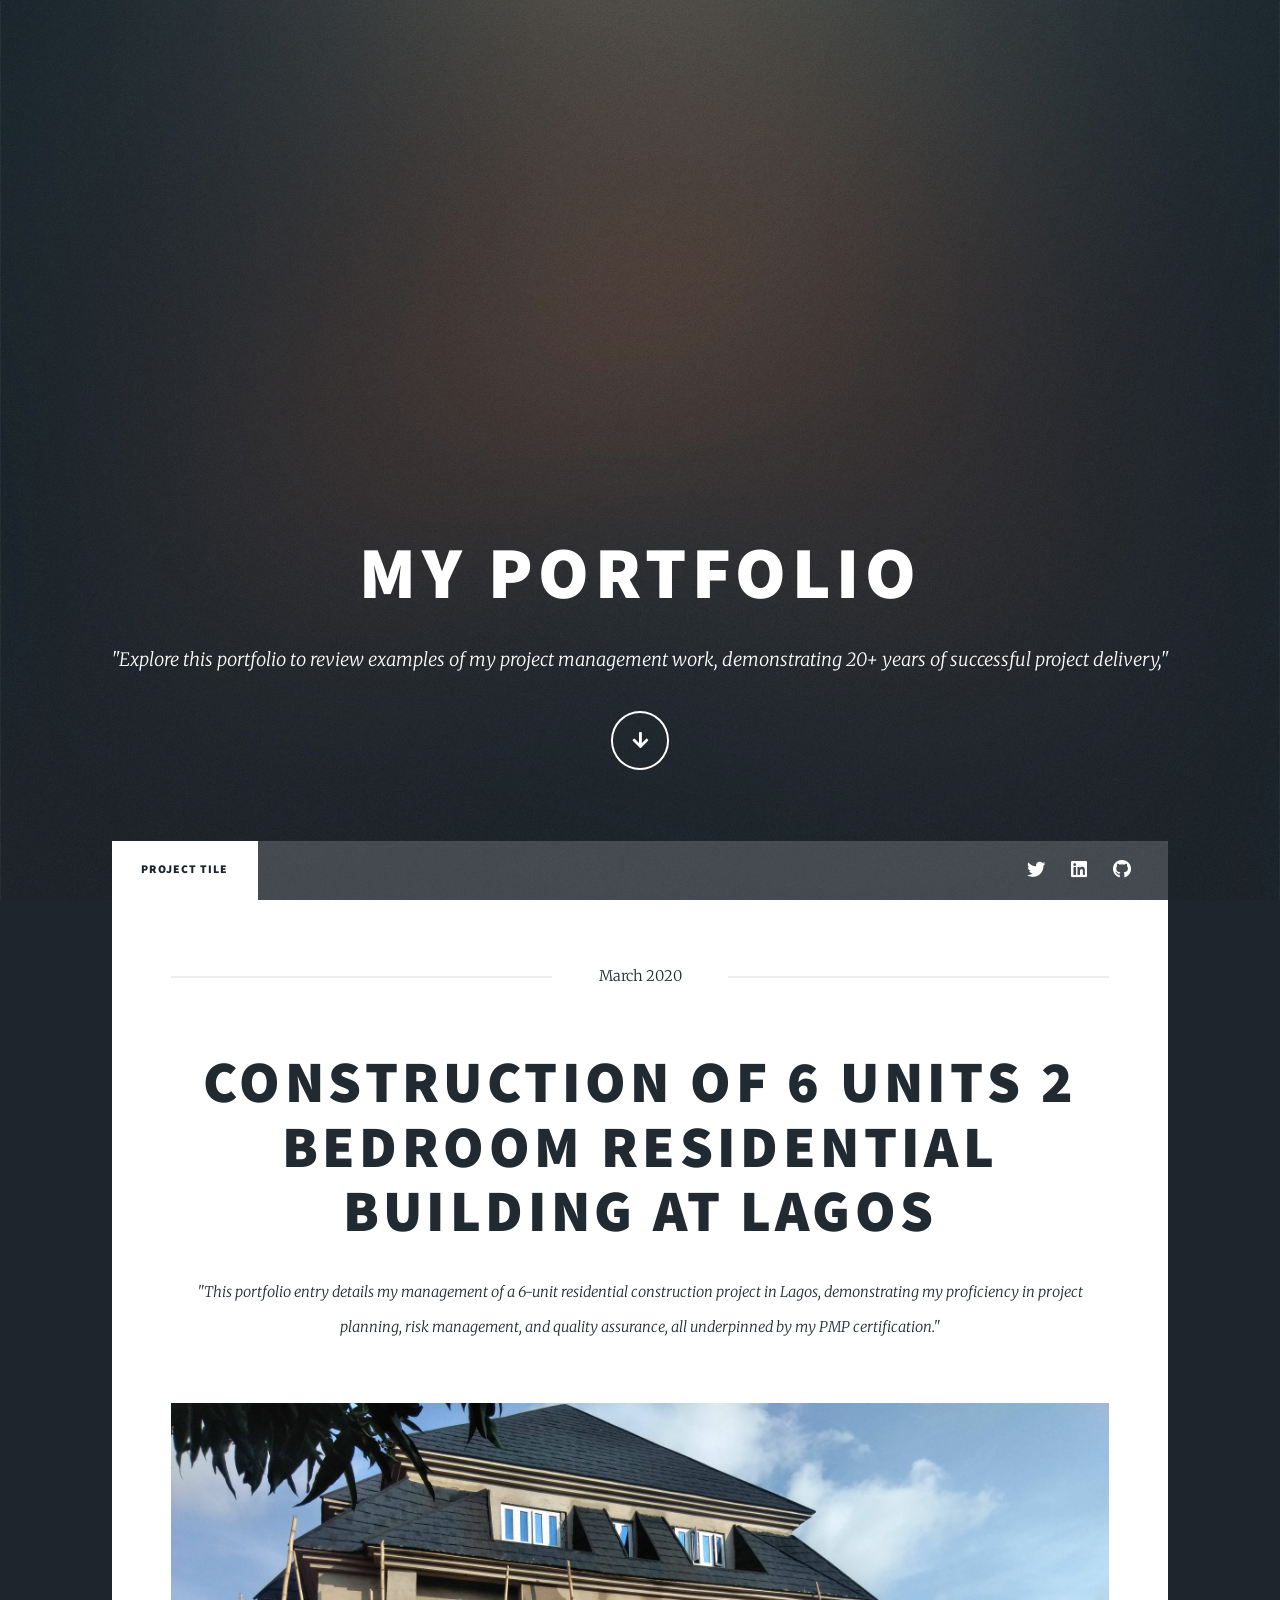
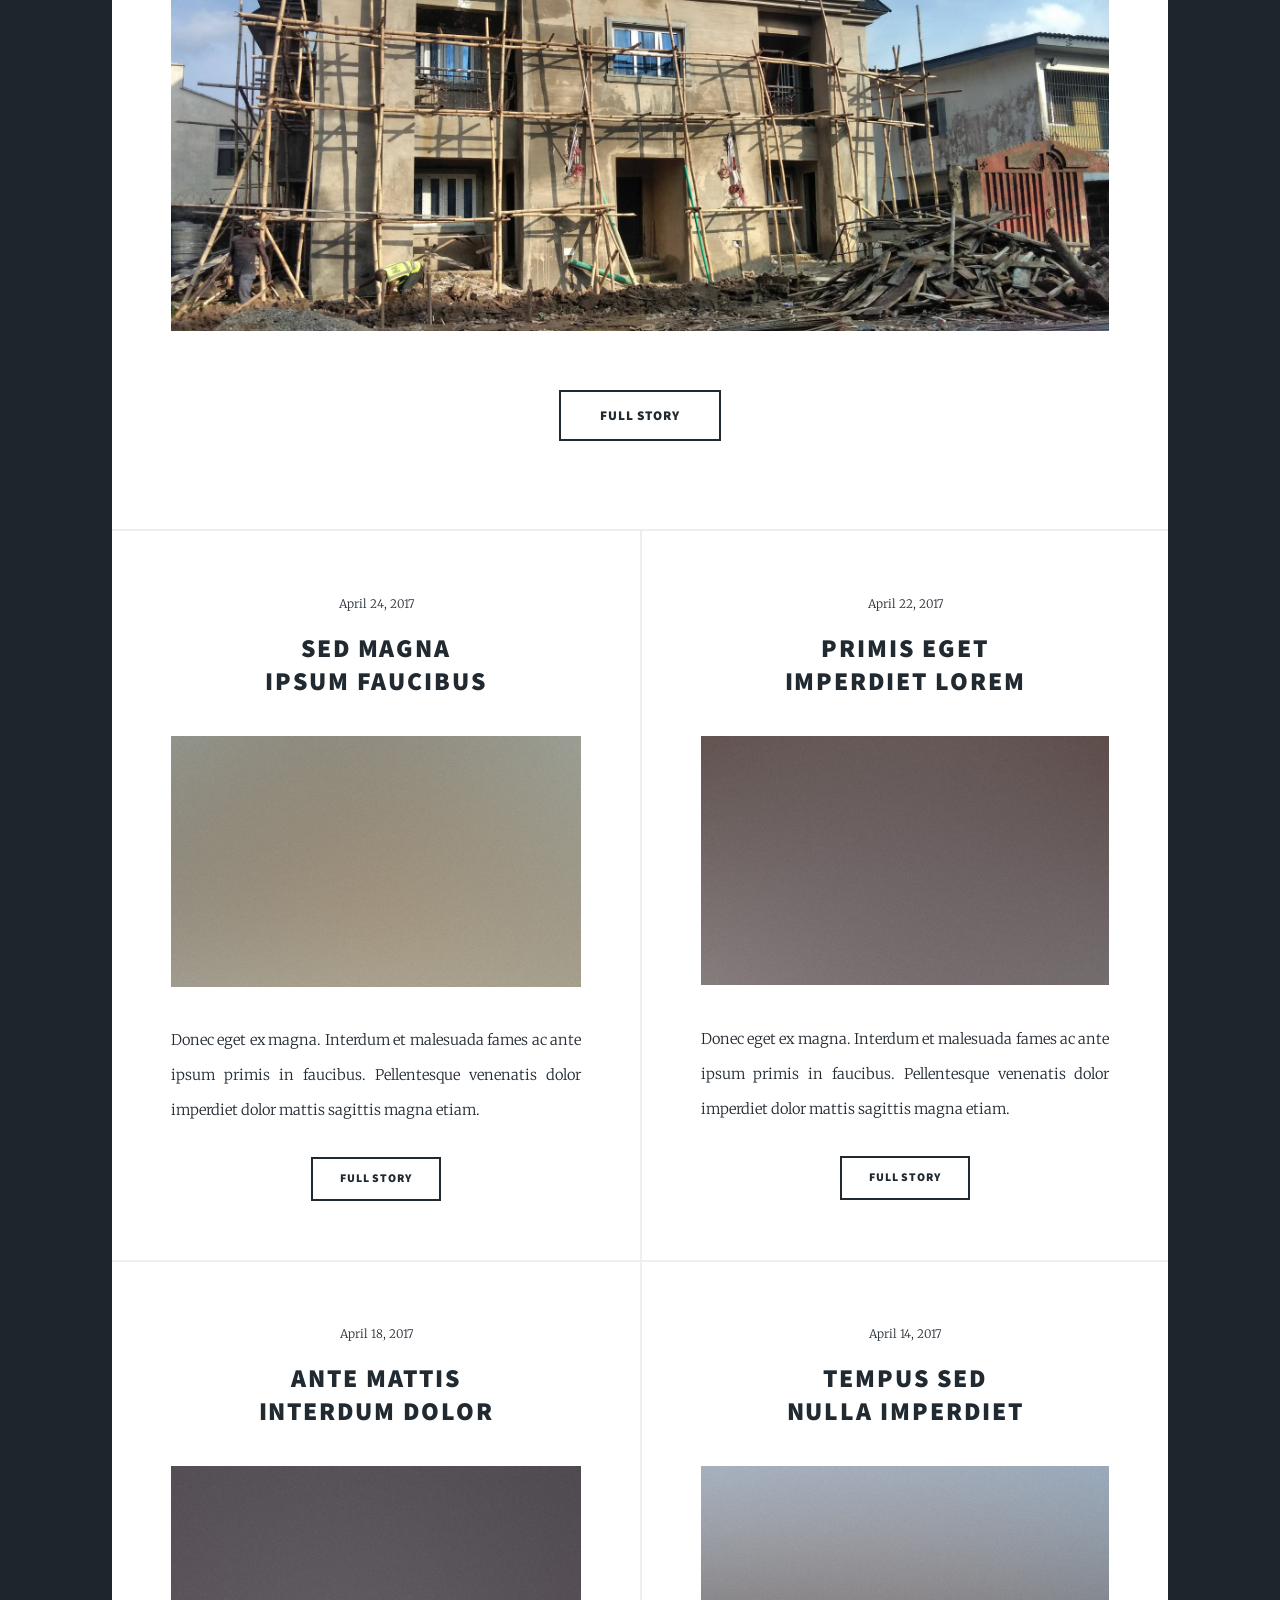
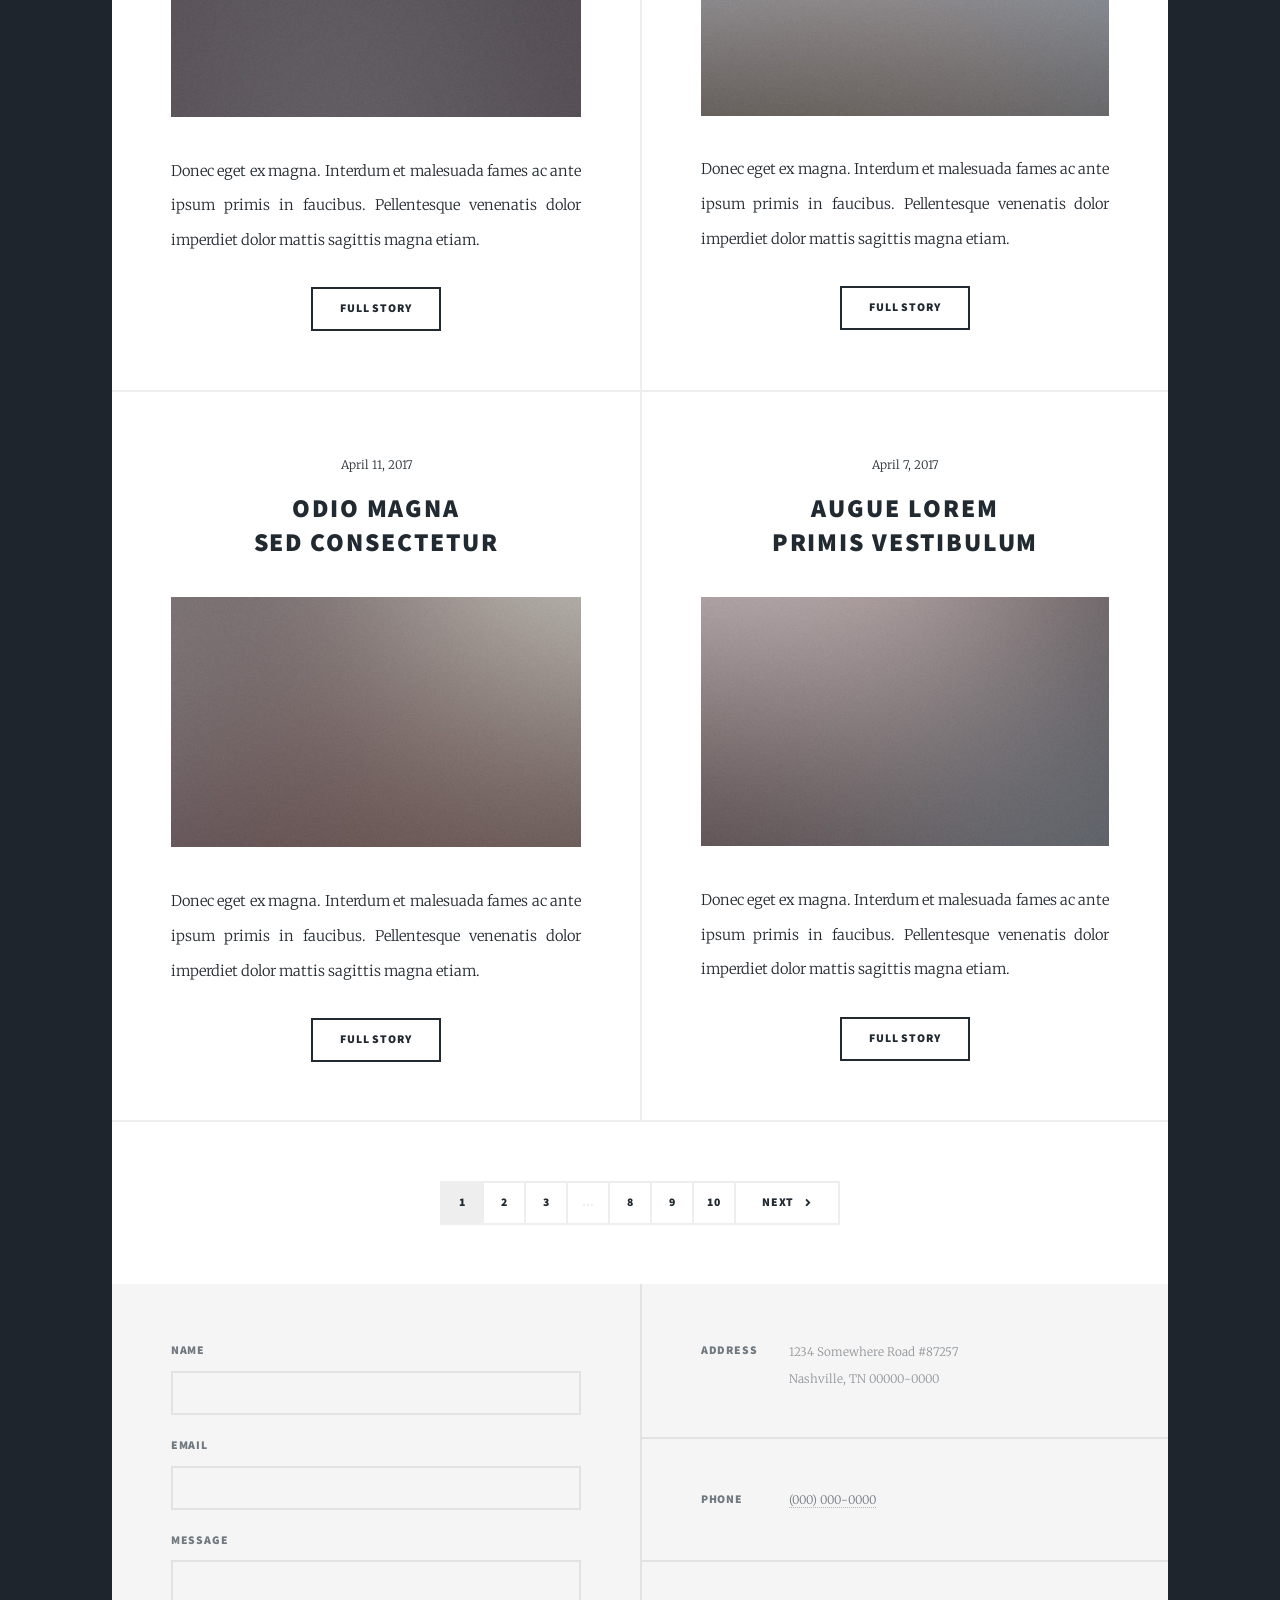
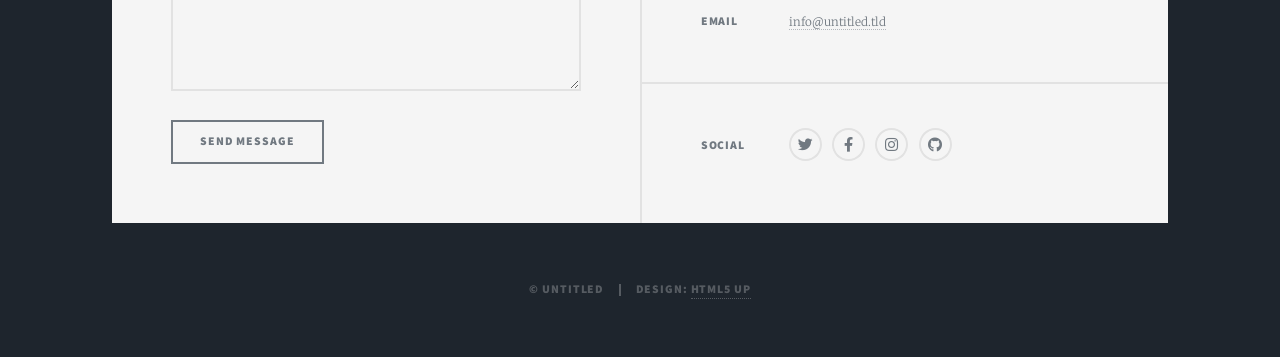
<file: index.html>
<!DOCTYPE HTML>
<!--
	Massively by HTML5 UP
	html5up.net | @ajlkn
	Free for personal and commercial use under the CCA 3.0 license (html5up.net/license)
-->
<html>
	<head>
		<title>Massively by HTML5 UP</title>
		<meta charset="utf-8" />
		<meta name="viewport" content="width=device-width, initial-scale=1, user-scalable=no" />
		<link rel="stylesheet" href="assets/css/main.css" />
		<noscript><link rel="stylesheet" href="assets/css/noscript.css" /></noscript>
	</head>
	<body class="is-preload">

		<!-- Wrapper -->
			<div id="wrapper" class="fade-in">

				<!-- Intro -->
					<div id="intro">
						<h1>My Portfolio</h1>
						<p>"Explore this portfolio to review examples of my project management work, demonstrating 20+ years of successful project delivery," </p>
						<ul class="actions">
							<li><a href="#header" class="button icon solid solo fa-arrow-down scrolly">Continue</a></li>
						</ul>
					</div>

				<!-- Header -->
					<header id="header">
						<a href="index.html" class="logo">My major projects</a>
					</header>

				<!-- Nav -->
					<nav id="nav">
						<ul class="links">
							<li class="active"><a href="index.html">project tile</a></li>
						</ul>
						<ul class="icons">
							<li><a href="#" class="icon brands fa-twitter"><span class="label">Twitter</span></a></li>
							<li><a href="#" class="icon brands fa-linkedin"><span class="label">linkedin</span></a></li>
							<li><a href="#" class="icon brands fa-github"><span class="label">GitHub</span></a></li>
						</ul>
					</nav>

				<!-- Main -->
					<div id="main">

						<!-- Featured Post -->
							<article class="post featured">
								<header class="major">
									<span class="date">March 2020</span>
									<h2><a href="#">Construction Of 6 Units 2 Bedroom Residential Building At Lagos</a></h2>
									<p>"This portfolio entry details my management of a 6-unit residential construction project in Lagos, demonstrating my proficiency in project planning, risk management, and quality assurance, all underpinned by my PMP certification."</p>
								</header>
								<a href="#" class="image main"><img src="images/IMG-20200624-WA0008.jpeg" alt="" /></a>
								<ul class="actions special">
									<li><a href="#" class="button large">Full Story</a></li>
								</ul>
							</article>

						<!-- Posts -->
							<section class="posts">
								<article>
									<header>
										<span class="date">April 24, 2017</span>
										<h2><a href="#">Sed magna<br />
										ipsum faucibus</a></h2>
									</header>
									<a href="#" class="image fit"><img src="images/pic02.jpg" alt="" /></a>
									<p>Donec eget ex magna. Interdum et malesuada fames ac ante ipsum primis in faucibus. Pellentesque venenatis dolor imperdiet dolor mattis sagittis magna etiam.</p>
									<ul class="actions special">
										<li><a href="#" class="button">Full Story</a></li>
									</ul>
								</article>
								<article>
									<header>
										<span class="date">April 22, 2017</span>
										<h2><a href="#">Primis eget<br />
										imperdiet lorem</a></h2>
									</header>
									<a href="#" class="image fit"><img src="images/pic03.jpg" alt="" /></a>
									<p>Donec eget ex magna. Interdum et malesuada fames ac ante ipsum primis in faucibus. Pellentesque venenatis dolor imperdiet dolor mattis sagittis magna etiam.</p>
									<ul class="actions special">
										<li><a href="#" class="button">Full Story</a></li>
									</ul>
								</article>
								<article>
									<header>
										<span class="date">April 18, 2017</span>
										<h2><a href="#">Ante mattis<br />
										interdum dolor</a></h2>
									</header>
									<a href="#" class="image fit"><img src="images/pic04.jpg" alt="" /></a>
									<p>Donec eget ex magna. Interdum et malesuada fames ac ante ipsum primis in faucibus. Pellentesque venenatis dolor imperdiet dolor mattis sagittis magna etiam.</p>
									<ul class="actions special">
										<li><a href="#" class="button">Full Story</a></li>
									</ul>
								</article>
								<article>
									<header>
										<span class="date">April 14, 2017</span>
										<h2><a href="#">Tempus sed<br />
										nulla imperdiet</a></h2>
									</header>
									<a href="#" class="image fit"><img src="images/pic05.jpg" alt="" /></a>
									<p>Donec eget ex magna. Interdum et malesuada fames ac ante ipsum primis in faucibus. Pellentesque venenatis dolor imperdiet dolor mattis sagittis magna etiam.</p>
									<ul class="actions special">
										<li><a href="#" class="button">Full Story</a></li>
									</ul>
								</article>
								<article>
									<header>
										<span class="date">April 11, 2017</span>
										<h2><a href="#">Odio magna<br />
										sed consectetur</a></h2>
									</header>
									<a href="#" class="image fit"><img src="images/pic06.jpg" alt="" /></a>
									<p>Donec eget ex magna. Interdum et malesuada fames ac ante ipsum primis in faucibus. Pellentesque venenatis dolor imperdiet dolor mattis sagittis magna etiam.</p>
									<ul class="actions special">
										<li><a href="#" class="button">Full Story</a></li>
									</ul>
								</article>
								<article>
									<header>
										<span class="date">April 7, 2017</span>
										<h2><a href="#">Augue lorem<br />
										primis vestibulum</a></h2>
									</header>
									<a href="#" class="image fit"><img src="images/pic07.jpg" alt="" /></a>
									<p>Donec eget ex magna. Interdum et malesuada fames ac ante ipsum primis in faucibus. Pellentesque venenatis dolor imperdiet dolor mattis sagittis magna etiam.</p>
									<ul class="actions special">
										<li><a href="#" class="button">Full Story</a></li>
									</ul>
								</article>
							</section>

						<!-- Footer -->
							<footer>
								<div class="pagination">
									<!--<a href="#" class="previous">Prev</a>-->
									<a href="#" class="page active">1</a>
									<a href="#" class="page">2</a>
									<a href="#" class="page">3</a>
									<span class="extra">&hellip;</span>
									<a href="#" class="page">8</a>
									<a href="#" class="page">9</a>
									<a href="#" class="page">10</a>
									<a href="#" class="next">Next</a>
								</div>
							</footer>

					</div>

				<!-- Footer -->
					<footer id="footer">
						<section>
							<form method="post" action="#">
								<div class="fields">
									<div class="field">
										<label for="name">Name</label>
										<input type="text" name="name" id="name" />
									</div>
									<div class="field">
										<label for="email">Email</label>
										<input type="text" name="email" id="email" />
									</div>
									<div class="field">
										<label for="message">Message</label>
										<textarea name="message" id="message" rows="3"></textarea>
									</div>
								</div>
								<ul class="actions">
									<li><input type="submit" value="Send Message" /></li>
								</ul>
							</form>
						</section>
						<section class="split contact">
							<section class="alt">
								<h3>Address</h3>
								<p>1234 Somewhere Road #87257<br />
								Nashville, TN 00000-0000</p>
							</section>
							<section>
								<h3>Phone</h3>
								<p><a href="#">(000) 000-0000</a></p>
							</section>
							<section>
								<h3>Email</h3>
								<p><a href="#">info@untitled.tld</a></p>
							</section>
							<section>
								<h3>Social</h3>
								<ul class="icons alt">
									<li><a href="#" class="icon brands alt fa-twitter"><span class="label">Twitter</span></a></li>
									<li><a href="#" class="icon brands alt fa-facebook-f"><span class="label">Facebook</span></a></li>
									<li><a href="#" class="icon brands alt fa-instagram"><span class="label">Instagram</span></a></li>
									<li><a href="#" class="icon brands alt fa-github"><span class="label">GitHub</span></a></li>
								</ul>
							</section>
						</section>
					</footer>

				<!-- Copyright -->
					<div id="copyright">
						<ul><li>&copy; Untitled</li><li>Design: <a href="https://html5up.net">HTML5 UP</a></li></ul>
					</div>

			</div>

		<!-- Scripts -->
			<script src="assets/js/jquery.min.js"></script>
			<script src="assets/js/jquery.scrollex.min.js"></script>
			<script src="assets/js/jquery.scrolly.min.js"></script>
			<script src="assets/js/browser.min.js"></script>
			<script src="assets/js/breakpoints.min.js"></script>
			<script src="assets/js/util.js"></script>
			<script src="assets/js/main.js"></script>

	</body>
</html>
</file>
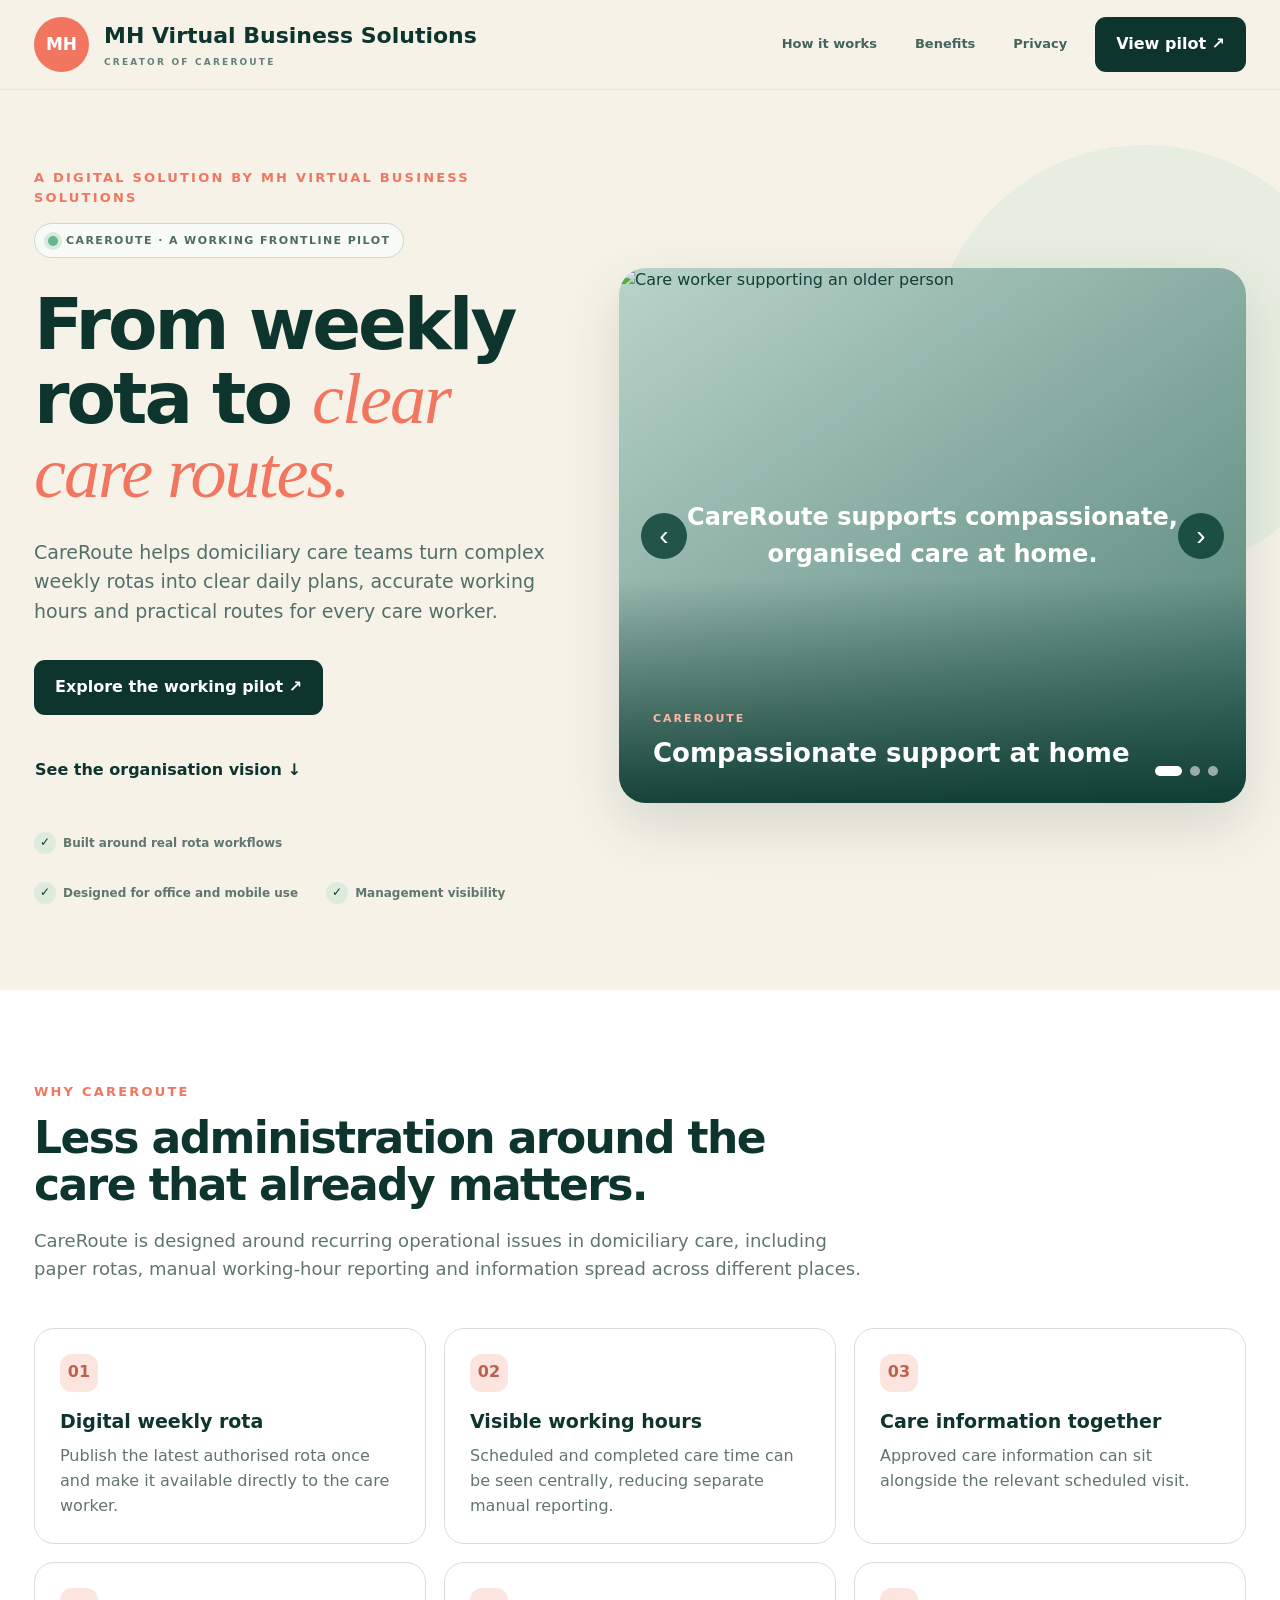
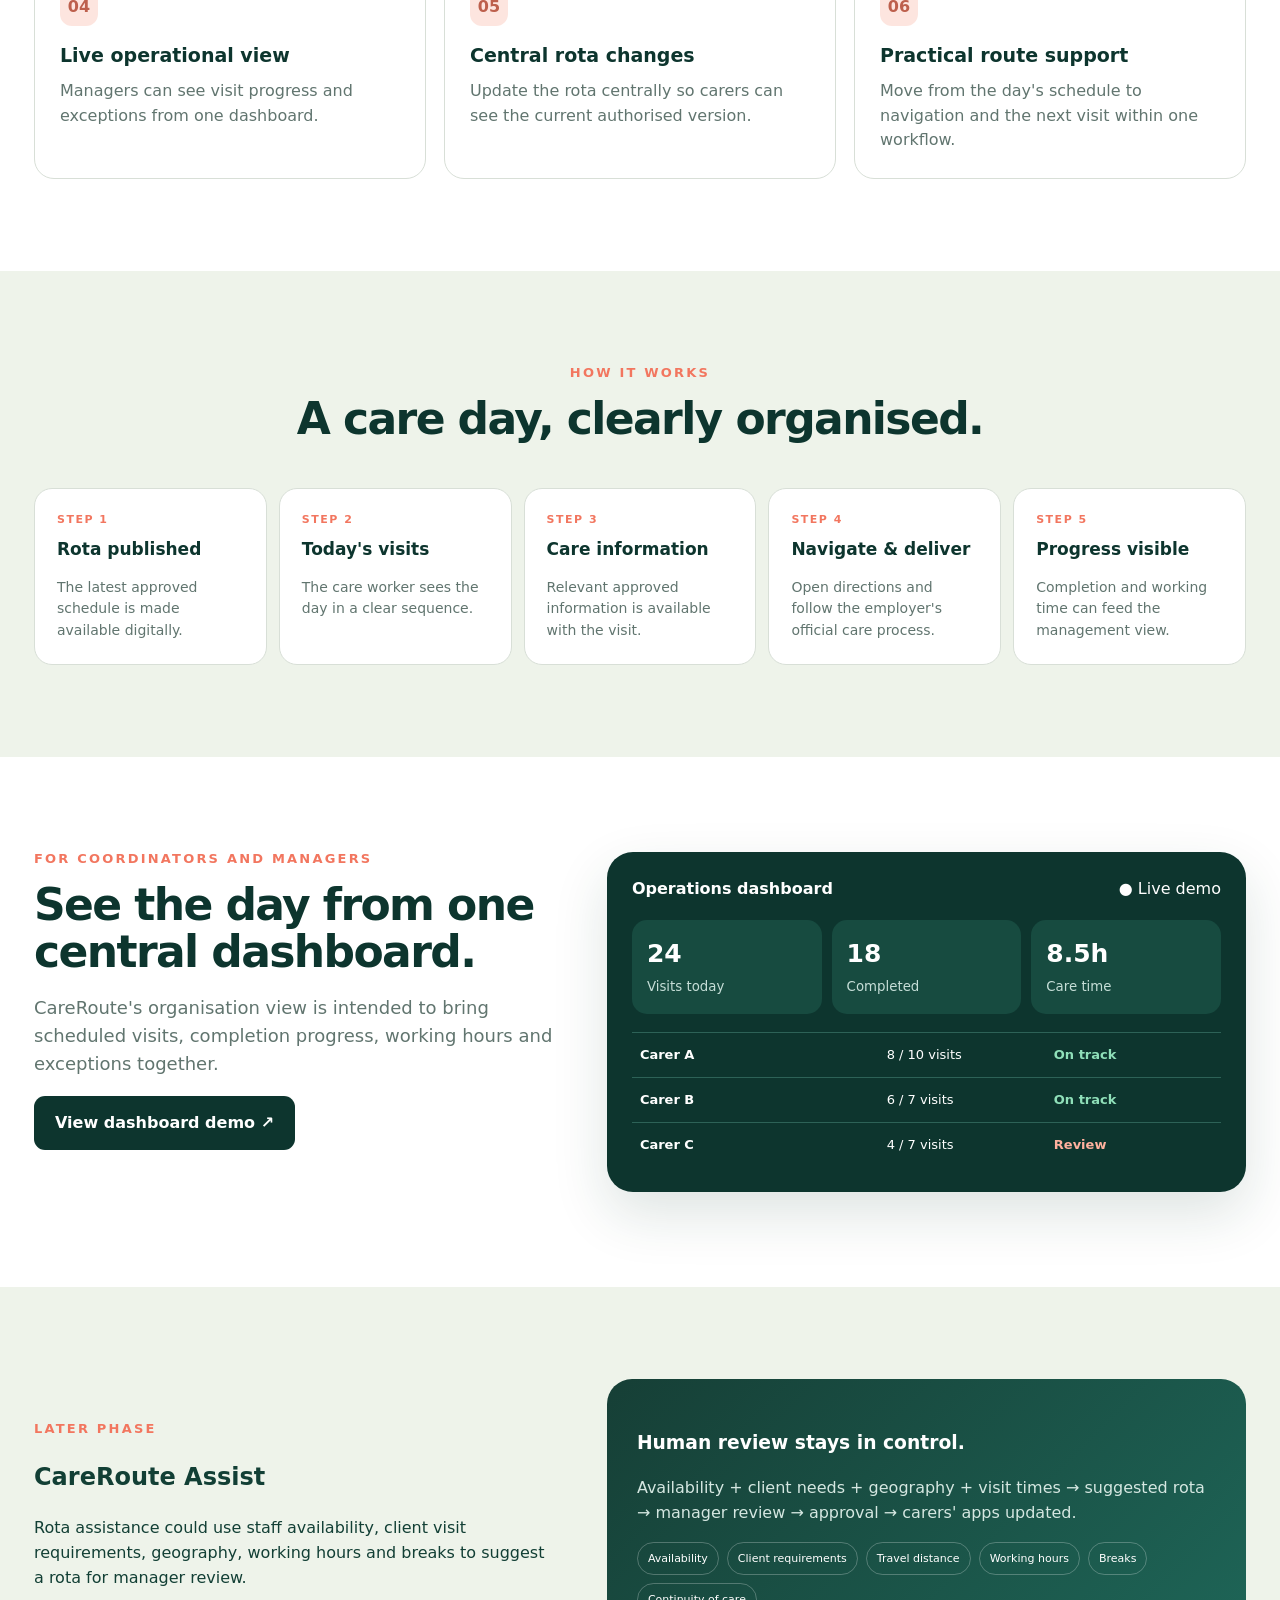
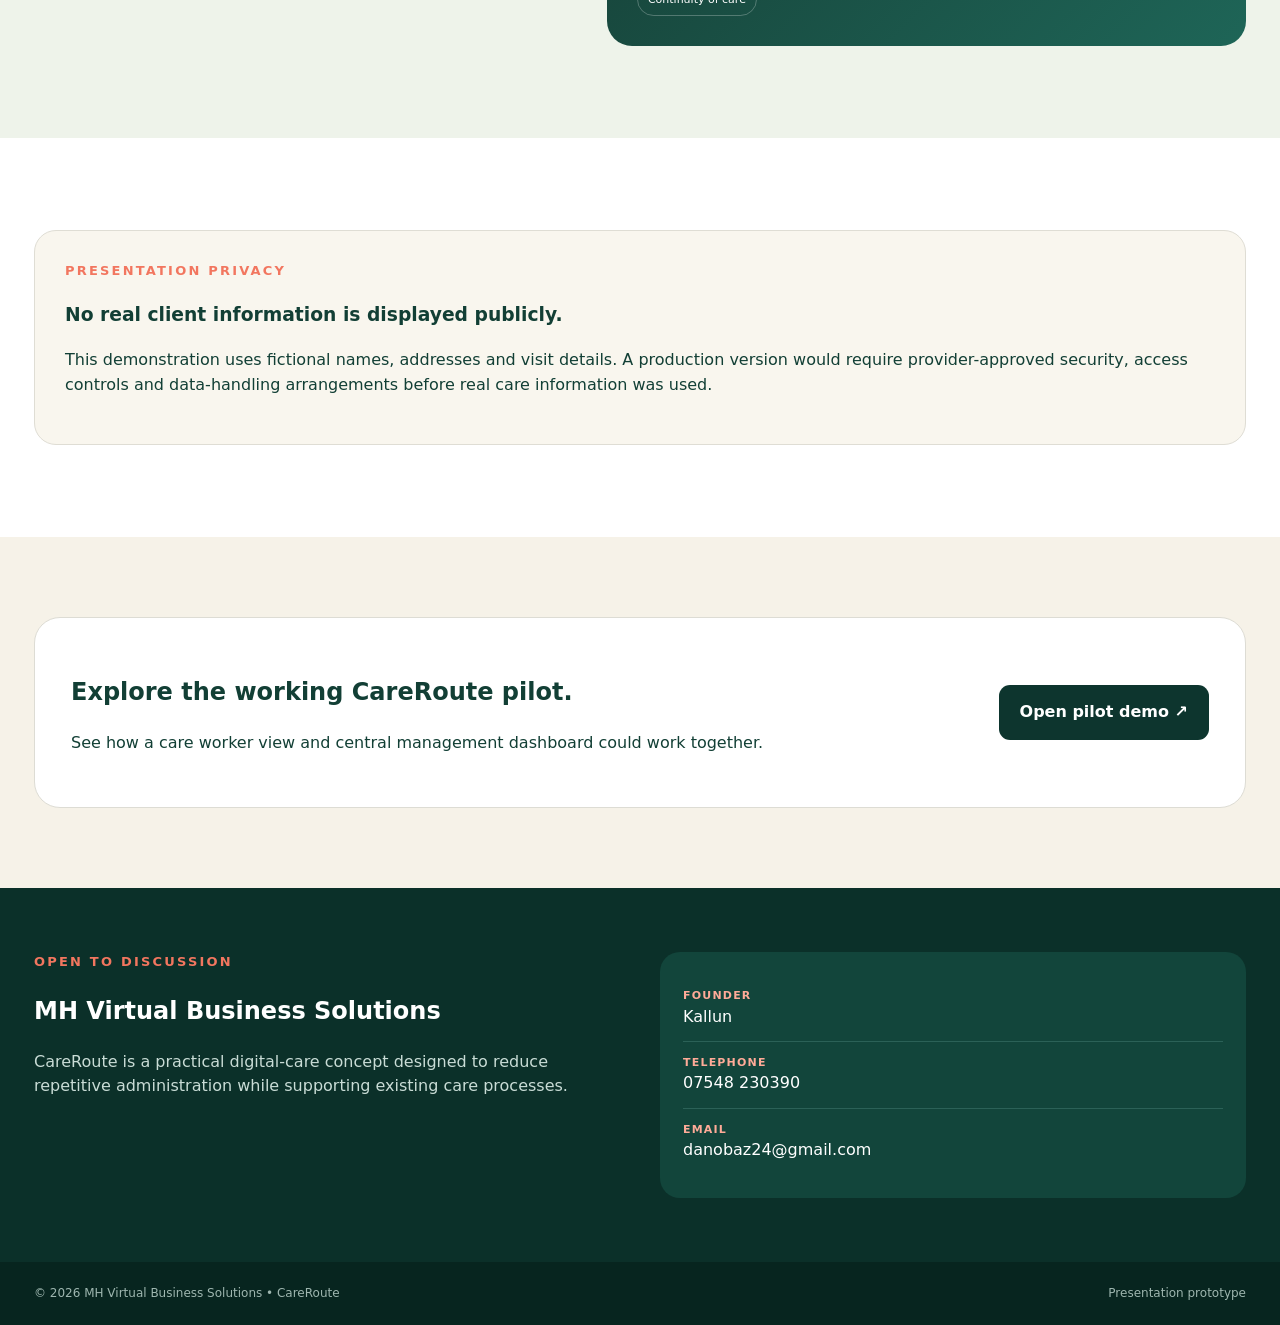
<file: careroute-final/index.html>
<!doctype html>
<html lang="en">
<head>
<meta charset="utf-8">
<meta name="viewport" content="width=device-width,initial-scale=1">
<title>CareRoute | MH Virtual Business Solutions</title>
<meta name="description" content="CareRoute helps domiciliary care teams turn weekly rotas into clear daily plans, practical routes and visible working hours.">
<style>
:root{--forest:#123f35;--deep:#0d352e;--coral:#f2765f;--cream:#f6f2e8;--sage:#e7eee1;--muted:#61756f;--line:#d8dfd7;--white:#fff;--shadow:0 22px 55px rgba(18,63,53,.14)}
*{box-sizing:border-box}html{scroll-behavior:smooth}body{margin:0;font-family:Inter,ui-sans-serif,system-ui,-apple-system,"Segoe UI",Arial,sans-serif;background:var(--cream);color:var(--forest);line-height:1.55}a{text-decoration:none;color:inherit}.wrap{max-width:1400px;margin:auto;padding:0 34px}
header{background:rgba(246,242,232,.96);position:sticky;top:0;z-index:50;border-bottom:1px solid rgba(18,63,53,.06);backdrop-filter:blur(10px)}.nav{max-width:1400px;margin:auto;padding:17px 34px;display:flex;align-items:center;gap:28px}.mhbrand{display:flex;align-items:center;gap:15px;min-width:430px}.mhmark{width:55px;height:55px;border-radius:50%;display:flex;align-items:center;justify-content:center;background:var(--coral);color:#fff;font-weight:900;font-size:17px}.mhbrand strong{display:block;font-size:22px;color:var(--deep)}.mhbrand small{display:block;font-size:9px;font-weight:850;letter-spacing:2.2px;color:#648078;margin-top:3px}.menu{display:flex;gap:38px;margin-left:auto;align-items:center;font-size:13px;font-weight:800;color:#46645e}.btn{display:inline-flex;align-items:center;justify-content:center;border-radius:11px;padding:14px 20px;font-weight:850;border:1px solid transparent}.btn.primary{background:var(--deep);color:#fff}.btn.link{padding-left:0;padding-right:0;color:var(--deep)}
.hero{position:relative;overflow:hidden}.hero:after{content:"";position:absolute;width:430px;height:430px;border-radius:50%;background:var(--sage);right:-80px;top:55px;z-index:0}.hero-grid{max-width:1400px;margin:auto;padding:78px 34px 86px;display:grid;grid-template-columns:.9fr 1.1fr;gap:72px;align-items:center;position:relative;z-index:1}.eyebrow{font-size:13px;font-weight:900;letter-spacing:2.2px;text-transform:uppercase;color:var(--coral)}.pilot-pill{display:inline-flex;align-items:center;gap:8px;border:1px solid #cbd9d0;background:#f8faf5;border-radius:999px;padding:8px 13px;margin-top:15px;font-size:11px;font-weight:900;letter-spacing:1.4px;color:#4e6b64}.dot{width:10px;height:10px;border-radius:50%;background:#65b78d;box-shadow:0 0 0 4px #d8ebdf}h1{font-size:72px;line-height:1.02;letter-spacing:-3px;margin:30px 0 27px;color:var(--deep);max-width:660px}.script{font-family:Georgia,"Times New Roman",serif;font-style:italic;font-weight:500;color:var(--coral);letter-spacing:-2px}.hero-copy{font-size:19px;color:#536f69;max-width:660px}.hero-actions{display:flex;align-items:center;gap:28px;flex-wrap:wrap;margin-top:34px}.proof{display:flex;gap:28px;flex-wrap:wrap;margin-top:34px;font-size:12px;color:#60766f;font-weight:750}.proof span:before{content:"✓";display:inline-flex;width:22px;height:22px;align-items:center;justify-content:center;border-radius:50%;background:#dcebdc;color:var(--deep);margin-right:7px}
.visual{position:relative}.image-card{height:535px;border-radius:27px;overflow:hidden;position:relative;box-shadow:var(--shadow);background:linear-gradient(145deg,#b9d3ca,#4f8073)}.slide{position:absolute;inset:0;opacity:0;transition:opacity .75s ease;z-index:1}.slide.active{opacity:1;z-index:2}.slide img{width:100%;height:100%;object-fit:cover;display:block}.slide:after{content:"";position:absolute;inset:auto 0 0;height:42%;background:linear-gradient(transparent,rgba(7,52,43,.88))}.caption{position:absolute;left:34px;bottom:30px;color:#fff;z-index:4}.caption small{display:block;color:#ffb5a5;font-size:11px;font-weight:900;letter-spacing:2px;margin-bottom:6px}.caption strong{display:block;font-size:26px}.arrow{position:absolute;top:50%;transform:translateY(-50%);width:46px;height:46px;border-radius:50%;border:0;background:rgba(12,65,54,.84);color:#fff;display:flex;align-items:center;justify-content:center;font-size:28px;z-index:7;cursor:pointer}.arrow.left{left:22px}.arrow.right{right:22px}.dots{position:absolute;bottom:27px;right:28px;z-index:7;display:flex;gap:8px}.dotbtn{width:10px;height:10px;padding:0;border:0;border-radius:50%;background:rgba(255,255,255,.55);cursor:pointer}.dotbtn.active{width:27px;border-radius:99px;background:#fff}.photo-status{position:absolute;inset:0;display:flex;align-items:center;justify-content:center;text-align:center;padding:55px;color:#fff;font-size:24px;font-weight:800;z-index:0}
.section{padding:92px 0;background:#fff}.section.alt{background:#eef3ea}.head{max-width:830px;margin-bottom:45px}.head.center{text-align:center;margin-left:auto;margin-right:auto}.head h2{font-size:44px;line-height:1.08;letter-spacing:-1.6px;margin:12px 0 14px;color:var(--deep)}.head p{font-size:18px;color:var(--muted)}.grid3{display:grid;grid-template-columns:repeat(3,1fr);gap:18px}.card{background:#fff;border:1px solid var(--line);border-radius:20px;padding:25px}.alt .card{background:#f8faf6}.card .num{display:inline-flex;width:38px;height:38px;border-radius:12px;background:#fde5df;color:#bd604d;align-items:center;justify-content:center;font-weight:900}.card h3{font-size:19px;color:var(--deep);margin:15px 0 8px}.card p{color:var(--muted);margin:0}.steps{display:grid;grid-template-columns:repeat(5,1fr);gap:12px}.step{background:#fff;border:1px solid var(--line);border-radius:18px;padding:22px}.step b{display:block;color:var(--coral);font-size:11px;letter-spacing:1.5px;text-transform:uppercase;margin-bottom:8px}.step strong{font-size:17px;color:var(--deep)}.step p{font-size:14px;color:var(--muted);margin-bottom:0}.dashboard{display:grid;grid-template-columns:.9fr 1.1fr;gap:50px;align-items:center}.dash{background:var(--deep);border-radius:26px;padding:25px;color:#fff;box-shadow:var(--shadow)}.dash-top{display:flex;justify-content:space-between;align-items:center}.metrics{display:grid;grid-template-columns:repeat(3,1fr);gap:10px;margin:18px 0}.metric{background:#174b40;border-radius:15px;padding:15px}.metric b{display:block;font-size:25px}.metric small{color:#c6ded7}.row{display:grid;grid-template-columns:1.2fr .8fr .8fr;gap:8px;padding:12px 8px;border-top:1px solid #2d6257;font-size:13px}.good{color:#8fe0b9;font-weight:850}.review{color:#ffb19e;font-weight:850}.futurebox{background:linear-gradient(135deg,#163f36,#1e6557);color:#fff;border-radius:25px;padding:30px}.futurebox p{color:#d5e7e1}.chips{display:flex;gap:8px;flex-wrap:wrap;margin-top:17px}.chips span{font-size:11px;border:1px solid rgba(255,255,255,.25);border-radius:999px;padding:7px 10px}.privacy{background:#f9f6ee;border:1px solid #dfddd4;border-radius:22px;padding:30px}.cta{background:var(--cream);padding:80px 0}.cta-box{background:#fff;border:1px solid #dddcd4;border-radius:26px;padding:36px;display:grid;grid-template-columns:1fr auto;gap:24px;align-items:center}.contact{background:#0b3029;color:#fff;padding:64px 0}.contact-grid{display:grid;grid-template-columns:1fr 1fr;gap:40px}.contact p{color:#c9dcd6}.contact-card{background:#12453b;border-radius:20px;padding:23px}.line{padding:12px 0;border-bottom:1px solid #2b6157}.line:last-child{border:0}.line b{display:block;font-size:11px;letter-spacing:1.2px;color:#ffab98;text-transform:uppercase}footer{background:#07251f;color:#9eb6af;padding:22px 0;font-size:12px}.foot{display:flex;justify-content:space-between;gap:20px;flex-wrap:wrap}
@media(max-width:1000px){.mhbrand{min-width:0}.menu{display:none}.nav>.btn{margin-left:auto}.hero-grid,.dashboard,.contact-grid{grid-template-columns:1fr}.grid3{grid-template-columns:1fr 1fr}.steps{grid-template-columns:1fr 1fr}.image-card{height:500px}h1{font-size:62px}}@media(max-width:650px){.wrap,.nav,.hero-grid{padding-left:18px;padding-right:18px}.mhmark{width:47px;height:47px}.mhbrand strong{font-size:17px}.mhbrand small{font-size:7px}.nav>.btn{font-size:11px;padding:11px 13px}h1{font-size:47px}.hero-grid{padding-top:50px}.image-card{height:420px}.grid3,.steps,.metrics{grid-template-columns:1fr}.head h2{font-size:34px}.row{grid-template-columns:1fr}}
</style>
</head>
<body>
<header><div class="nav"><a class="mhbrand" href="#top"><span class="mhmark">MH</span><span><strong>MH Virtual Business Solutions</strong><small>CREATOR OF CAREROUTE</small></span></a><nav class="menu"><a href="#how">How it works</a><a href="#benefits">Benefits</a><a href="#privacy">Privacy</a></nav><a class="btn primary" href="../careroute-presentation/pilot.html">View pilot ↗</a></div></header>
<main id="top">
<section class="hero"><div class="hero-grid"><div><div class="eyebrow">A digital solution by MH Virtual Business Solutions</div><div class="pilot-pill"><span class="dot"></span> CAREROUTE · A WORKING FRONTLINE PILOT</div><h1>From weekly rota to <span class="script">clear<br>care routes.</span></h1><p class="hero-copy">CareRoute helps domiciliary care teams turn complex weekly rotas into clear daily plans, accurate working hours and practical routes for every care worker.</p><div class="hero-actions"><a class="btn primary" href="../careroute-presentation/pilot.html">Explore the working pilot ↗</a><a class="btn link" href="#benefits">See the organisation vision ↓</a></div><div class="proof"><span>Built around real rota workflows</span><span>Designed for office and mobile use</span><span>Management visibility</span></div></div>
<div class="visual"><div class="image-card" id="careSlider"><div class="photo-status">CareRoute supports compassionate, organised care at home.</div>
<div class="slide active"><img data-src="https://unsplash.com/photos/dMhB7w99ju8/download?force=true" alt="Care worker supporting an older person"><div class="caption"><small>CAREROUTE</small><strong>Compassionate support at home</strong></div></div>
<div class="slide"><img data-src="https://unsplash.com/photos/eO_JhqabBY0/download?force=true" alt="Care professional supporting an older woman"><div class="caption"><small>CAREROUTE</small><strong>Care built around the person</strong></div></div>
<div class="slide"><img data-src="https://unsplash.com/photos/Y2lUjUiay-o/download?force=true" alt="Healthcare professional supporting a patient"><div class="caption"><small>CAREROUTE</small><strong>Professional support, clearly organised</strong></div></div>
<button class="arrow left" type="button" aria-label="Previous image">‹</button><button class="arrow right" type="button" aria-label="Next image">›</button><div class="dots"><button class="dotbtn active" aria-label="Image 1"></button><button class="dotbtn" aria-label="Image 2"></button><button class="dotbtn" aria-label="Image 3"></button></div></div></div></div></section>
<section class="section" id="benefits"><div class="wrap"><div class="head"><div class="eyebrow">Why CareRoute</div><h2>Less administration around the care that already matters.</h2><p>CareRoute is designed around recurring operational issues in domiciliary care, including paper rotas, manual working-hour reporting and information spread across different places.</p></div><div class="grid3"><article class="card"><span class="num">01</span><h3>Digital weekly rota</h3><p>Publish the latest authorised rota once and make it available directly to the care worker.</p></article><article class="card"><span class="num">02</span><h3>Visible working hours</h3><p>Scheduled and completed care time can be seen centrally, reducing separate manual reporting.</p></article><article class="card"><span class="num">03</span><h3>Care information together</h3><p>Approved care information can sit alongside the relevant scheduled visit.</p></article><article class="card"><span class="num">04</span><h3>Live operational view</h3><p>Managers can see visit progress and exceptions from one dashboard.</p></article><article class="card"><span class="num">05</span><h3>Central rota changes</h3><p>Update the rota centrally so carers can see the current authorised version.</p></article><article class="card"><span class="num">06</span><h3>Practical route support</h3><p>Move from the day's schedule to navigation and the next visit within one workflow.</p></article></div></div></section>
<section class="section alt" id="how"><div class="wrap"><div class="head center"><div class="eyebrow">How it works</div><h2>A care day, clearly organised.</h2></div><div class="steps"><div class="step"><b>Step 1</b><strong>Rota published</strong><p>The latest approved schedule is made available digitally.</p></div><div class="step"><b>Step 2</b><strong>Today's visits</strong><p>The care worker sees the day in a clear sequence.</p></div><div class="step"><b>Step 3</b><strong>Care information</strong><p>Relevant approved information is available with the visit.</p></div><div class="step"><b>Step 4</b><strong>Navigate & deliver</strong><p>Open directions and follow the employer's official care process.</p></div><div class="step"><b>Step 5</b><strong>Progress visible</strong><p>Completion and working time can feed the management view.</p></div></div></div></section>
<section class="section"><div class="wrap"><div class="dashboard"><div class="head"><div class="eyebrow">For coordinators and managers</div><h2>See the day from one central dashboard.</h2><p>CareRoute's organisation view is intended to bring scheduled visits, completion progress, working hours and exceptions together.</p><a class="btn primary" href="../careroute-presentation/pilot.html#dashboard">View dashboard demo ↗</a></div><div class="dash"><div class="dash-top"><strong>Operations dashboard</strong><span>● Live demo</span></div><div class="metrics"><div class="metric"><b>24</b><small>Visits today</small></div><div class="metric"><b>18</b><small>Completed</small></div><div class="metric"><b>8.5h</b><small>Care time</small></div></div><div class="row"><b>Carer A</b><span>8 / 10 visits</span><span class="good">On track</span></div><div class="row"><b>Carer B</b><span>6 / 7 visits</span><span class="good">On track</span></div><div class="row"><b>Carer C</b><span>4 / 7 visits</span><span class="review">Review</span></div></div></div></div></section>
<section class="section alt"><div class="wrap"><div class="dashboard"><div><div class="eyebrow">Later phase</div><h2>CareRoute Assist</h2><p>Rota assistance could use staff availability, client visit requirements, geography, working hours and breaks to suggest a rota for manager review.</p></div><div class="futurebox"><h3>Human review stays in control.</h3><p>Availability + client needs + geography + visit times → suggested rota → manager review → approval → carers' apps updated.</p><div class="chips"><span>Availability</span><span>Client requirements</span><span>Travel distance</span><span>Working hours</span><span>Breaks</span><span>Continuity of care</span></div></div></div></div></section>
<section class="section" id="privacy"><div class="wrap"><div class="privacy"><div class="eyebrow">Presentation privacy</div><h3>No real client information is displayed publicly.</h3><p>This demonstration uses fictional names, addresses and visit details. A production version would require provider-approved security, access controls and data-handling arrangements before real care information was used.</p></div></div></section>
<section class="cta"><div class="wrap"><div class="cta-box"><div><h2>Explore the working CareRoute pilot.</h2><p>See how a care worker view and central management dashboard could work together.</p></div><a class="btn primary" href="../careroute-presentation/pilot.html">Open pilot demo ↗</a></div></div></section>
<section class="contact"><div class="wrap"><div class="contact-grid"><div><div class="eyebrow">Open to discussion</div><h2>MH Virtual Business Solutions</h2><p>CareRoute is a practical digital-care concept designed to reduce repetitive administration while supporting existing care processes.</p></div><div class="contact-card"><div class="line"><b>Founder</b><span>Kallun</span></div><div class="line"><b>Telephone</b><span>07548 230390</span></div><div class="line"><b>Email</b><span>danobaz24@gmail.com</span></div></div></div></div></section>
</main><footer><div class="wrap"><div class="foot"><span>© 2026 MH Virtual Business Solutions • CareRoute</span><span>Presentation prototype</span></div></div></footer>
<script>
(function(){
 const root=document.getElementById('careSlider');
 const slides=[...root.querySelectorAll('.slide')];
 const dots=[...root.querySelectorAll('.dotbtn')];
 let current=0,timer=null,loaded=0;
 function activate(n){current=(n+slides.length)%slides.length;slides.forEach((s,i)=>s.classList.toggle('active',i===current));dots.forEach((d,i)=>d.classList.toggle('active',i===current));}
 function next(){activate(current+1)}
 function restart(){clearInterval(timer);timer=setInterval(next,4200)}
 slides.forEach((slide,index)=>{
   const img=slide.querySelector('img');
   const src=img.dataset.src;
   const pre=new Image();
   pre.onload=()=>{img.src=src;loaded++;if(index===0){activate(0);restart();}};
   pre.onerror=()=>{slide.dataset.failed='1'; if(index===0){const firstGood=slides.findIndex(s=>s.dataset.failed!=='1'&&s.querySelector('img').src);if(firstGood>=0)activate(firstGood);}};
   pre.src=src;
 });
 root.querySelector('.right').onclick=()=>{next();restart()};
 root.querySelector('.left').onclick=()=>{activate(current-1);restart()};
 dots.forEach((d,i)=>d.onclick=()=>{activate(i);restart()});
})();
</script>
</body></html>
</file>
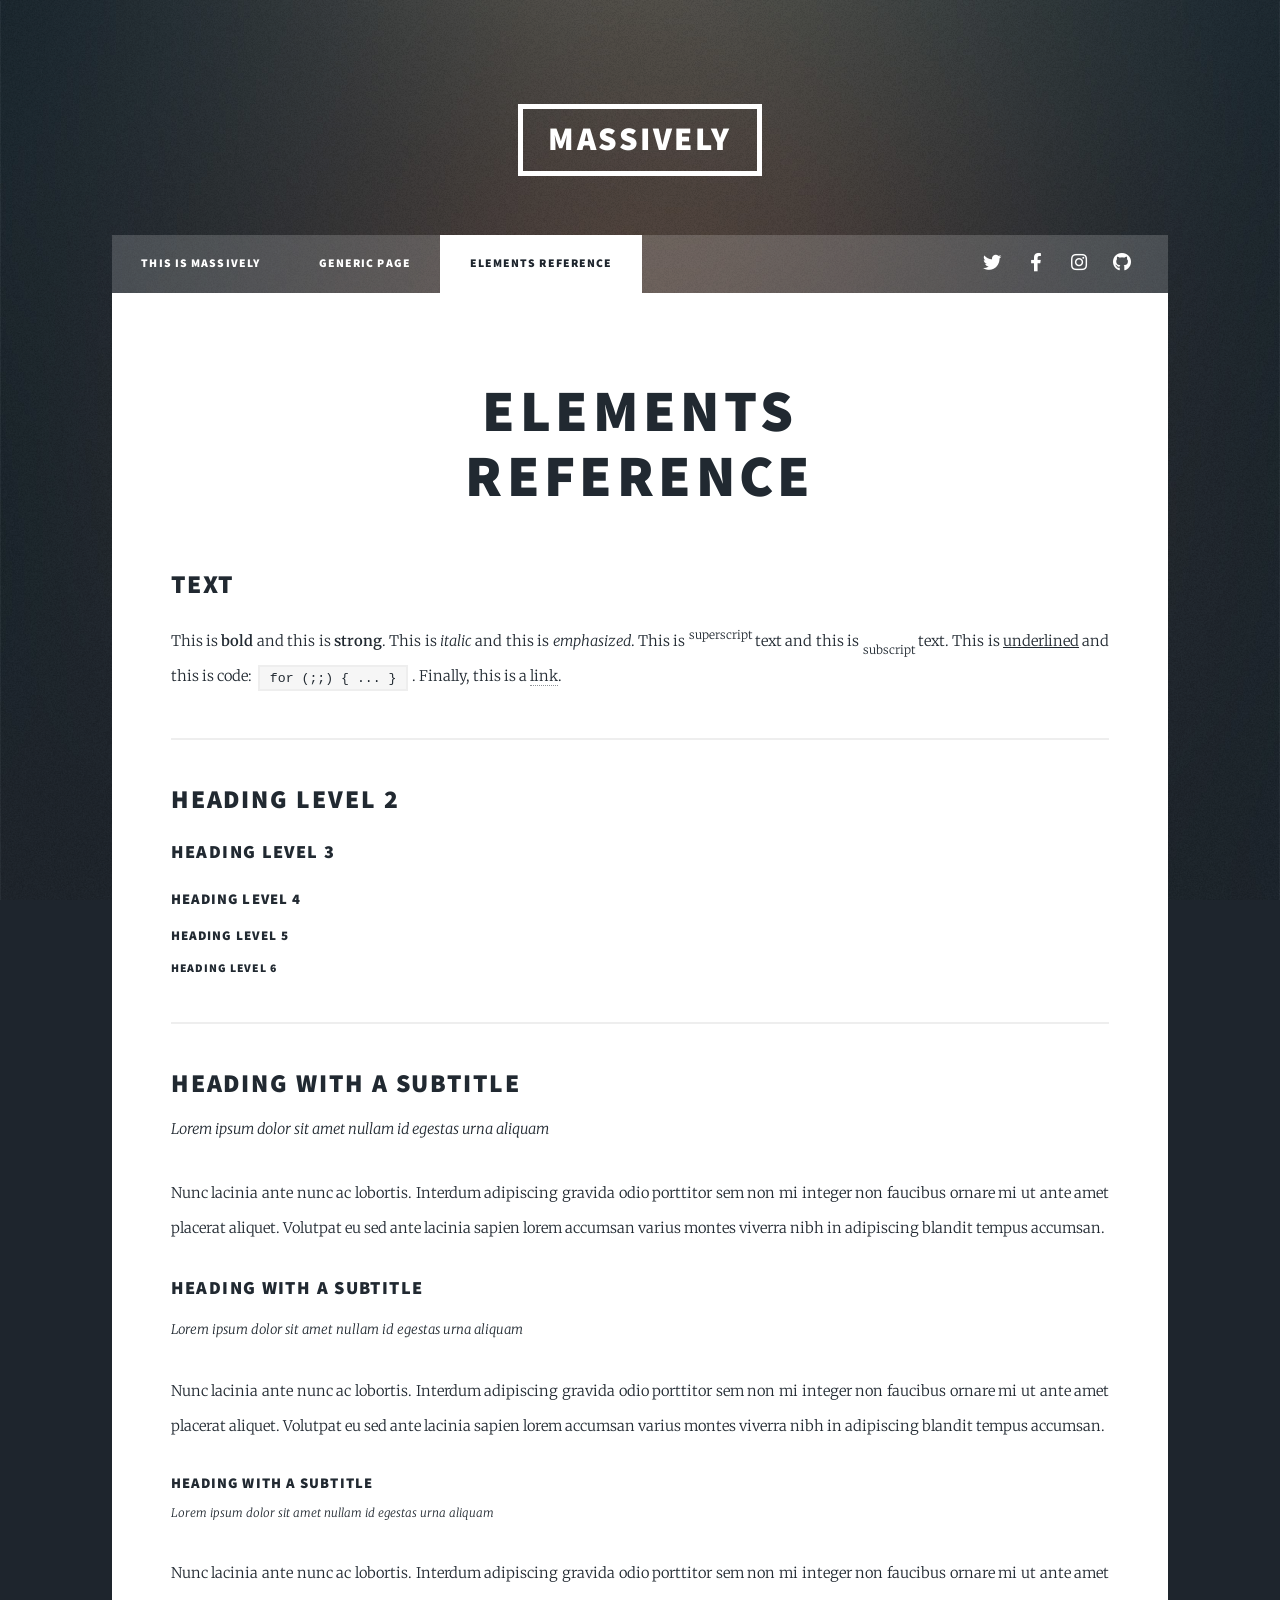
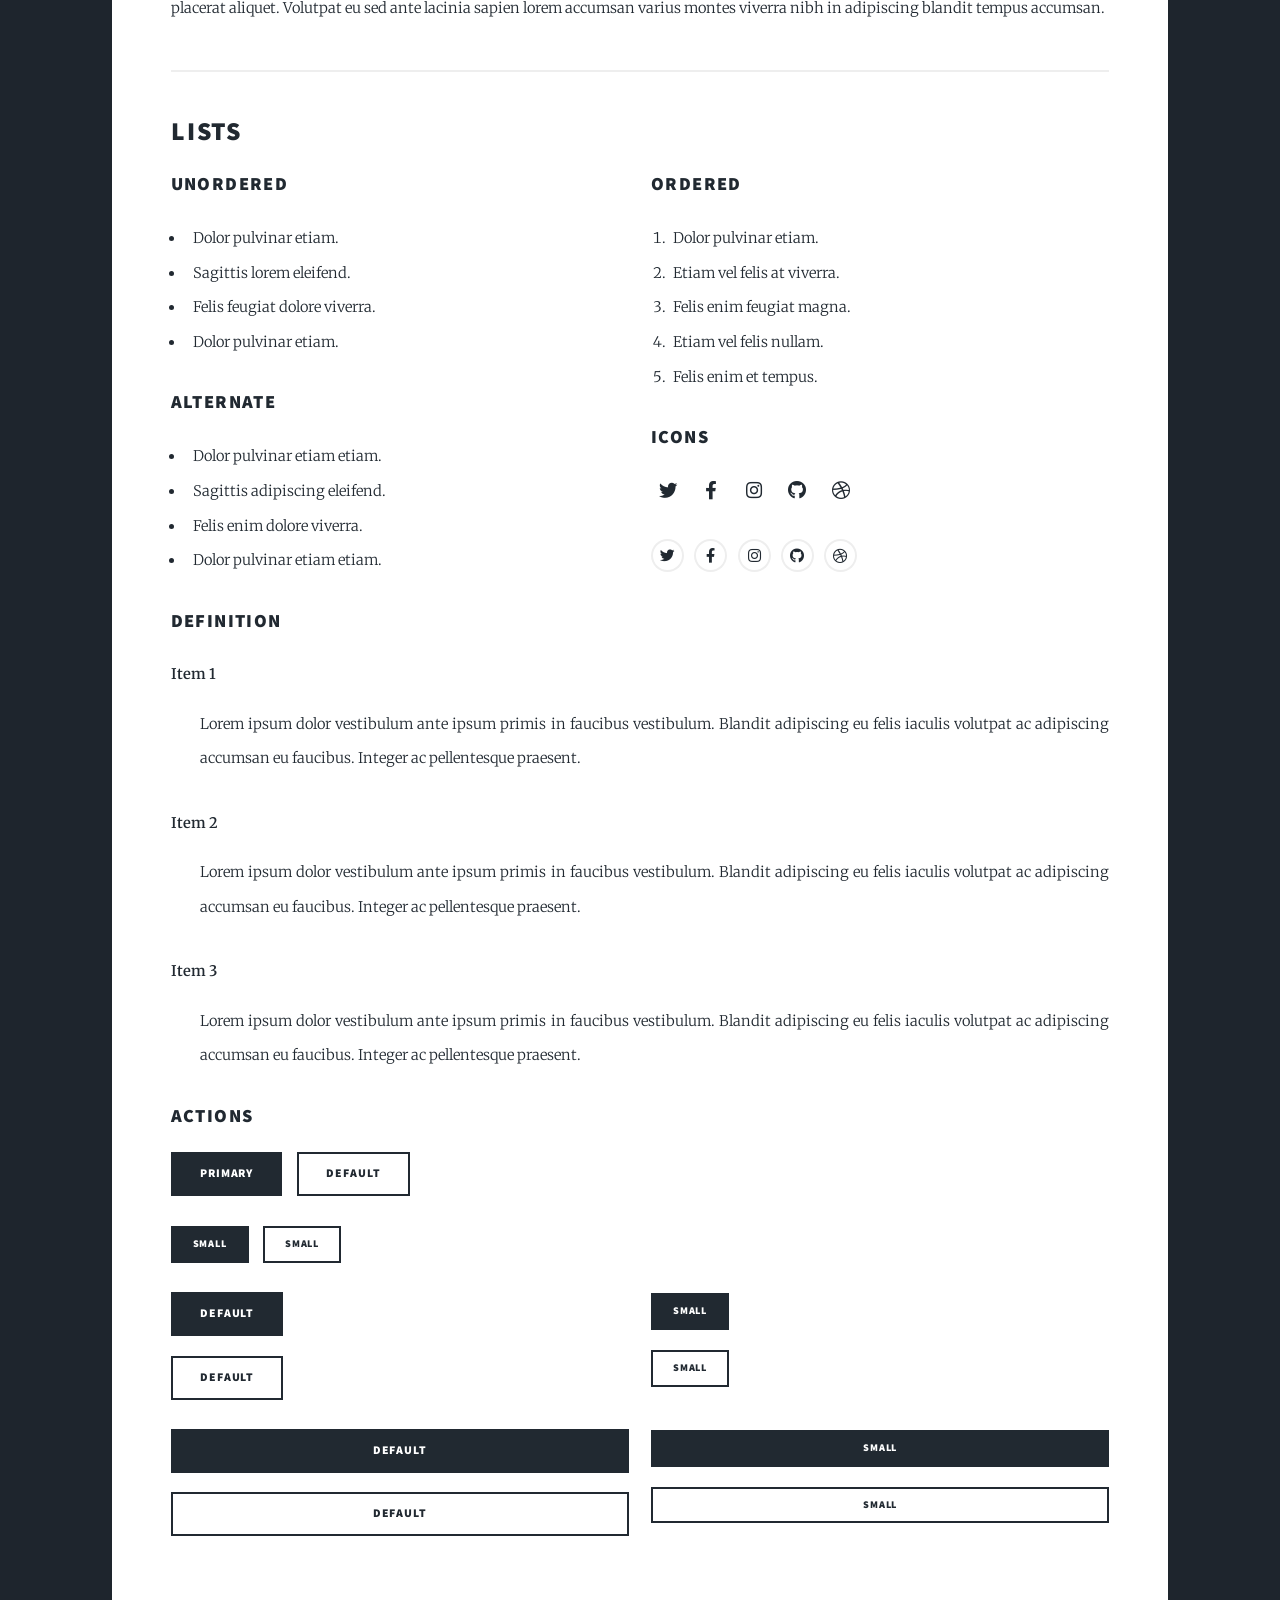
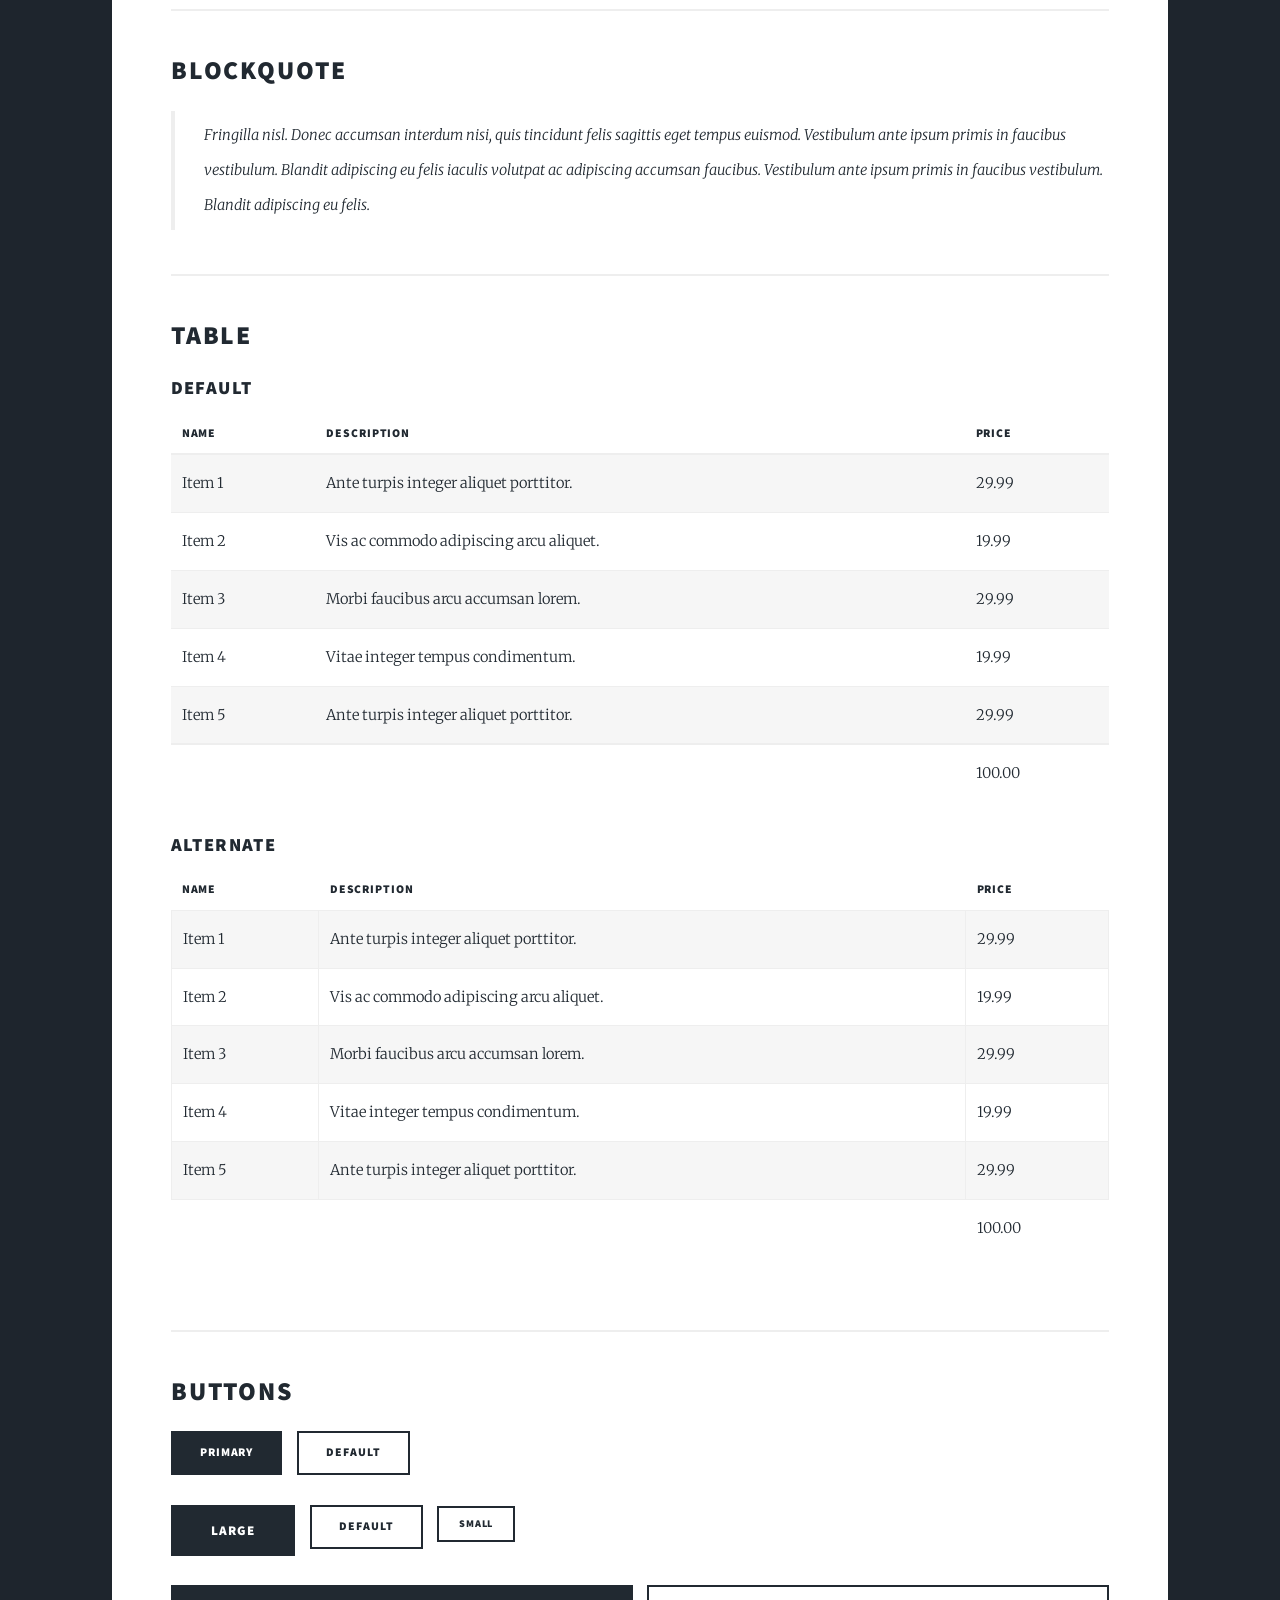
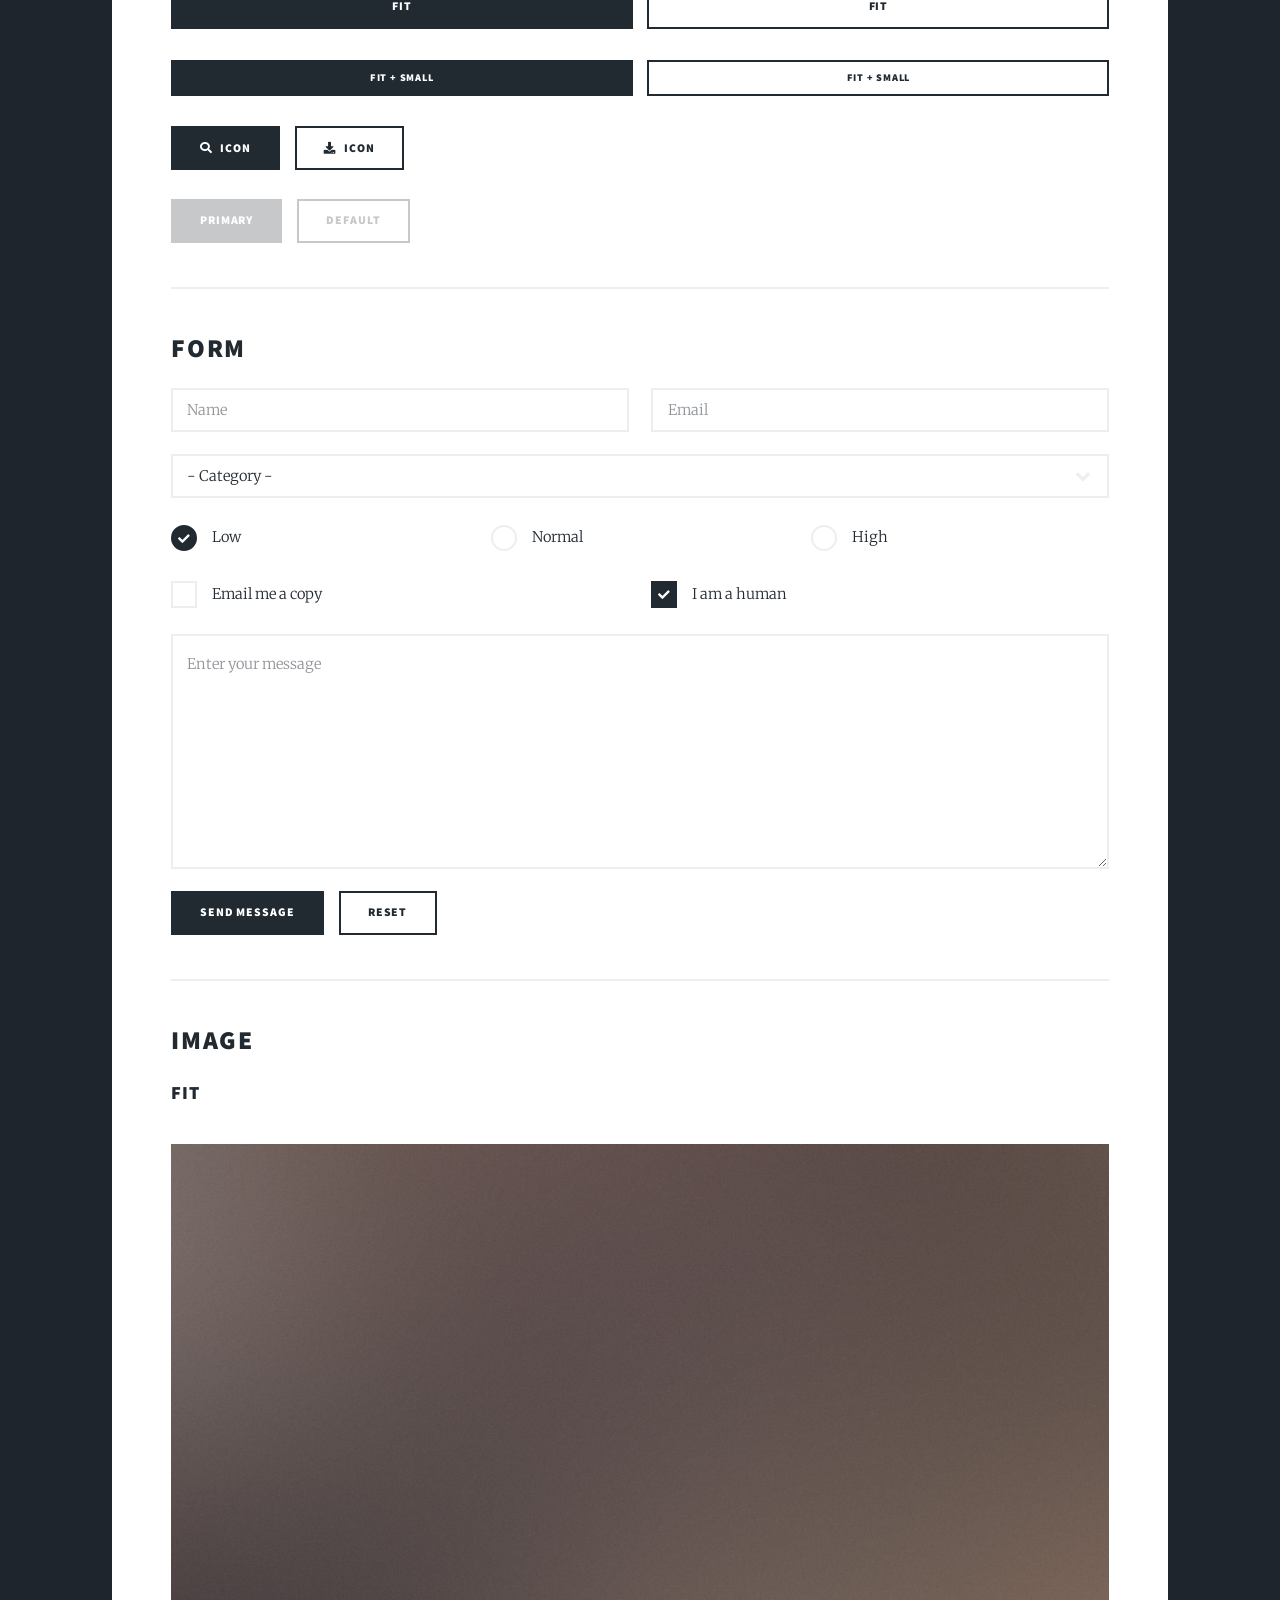
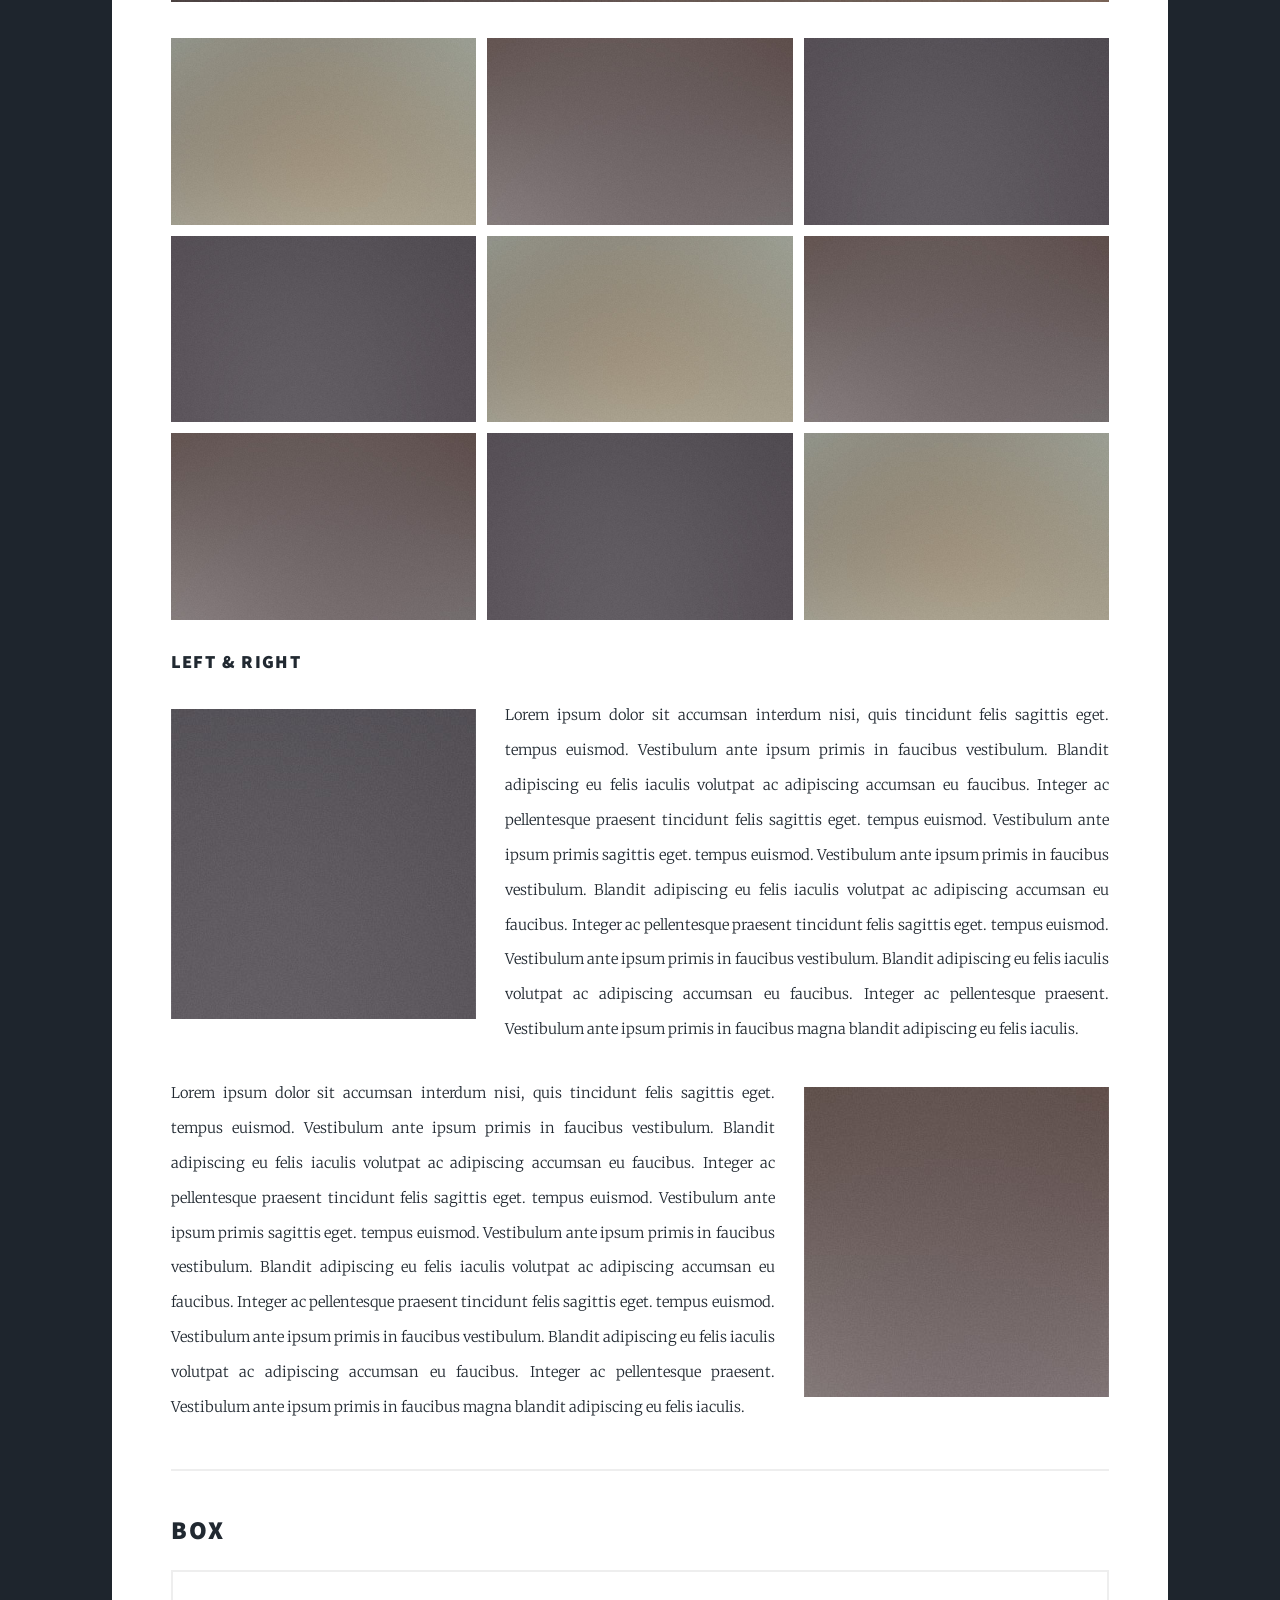
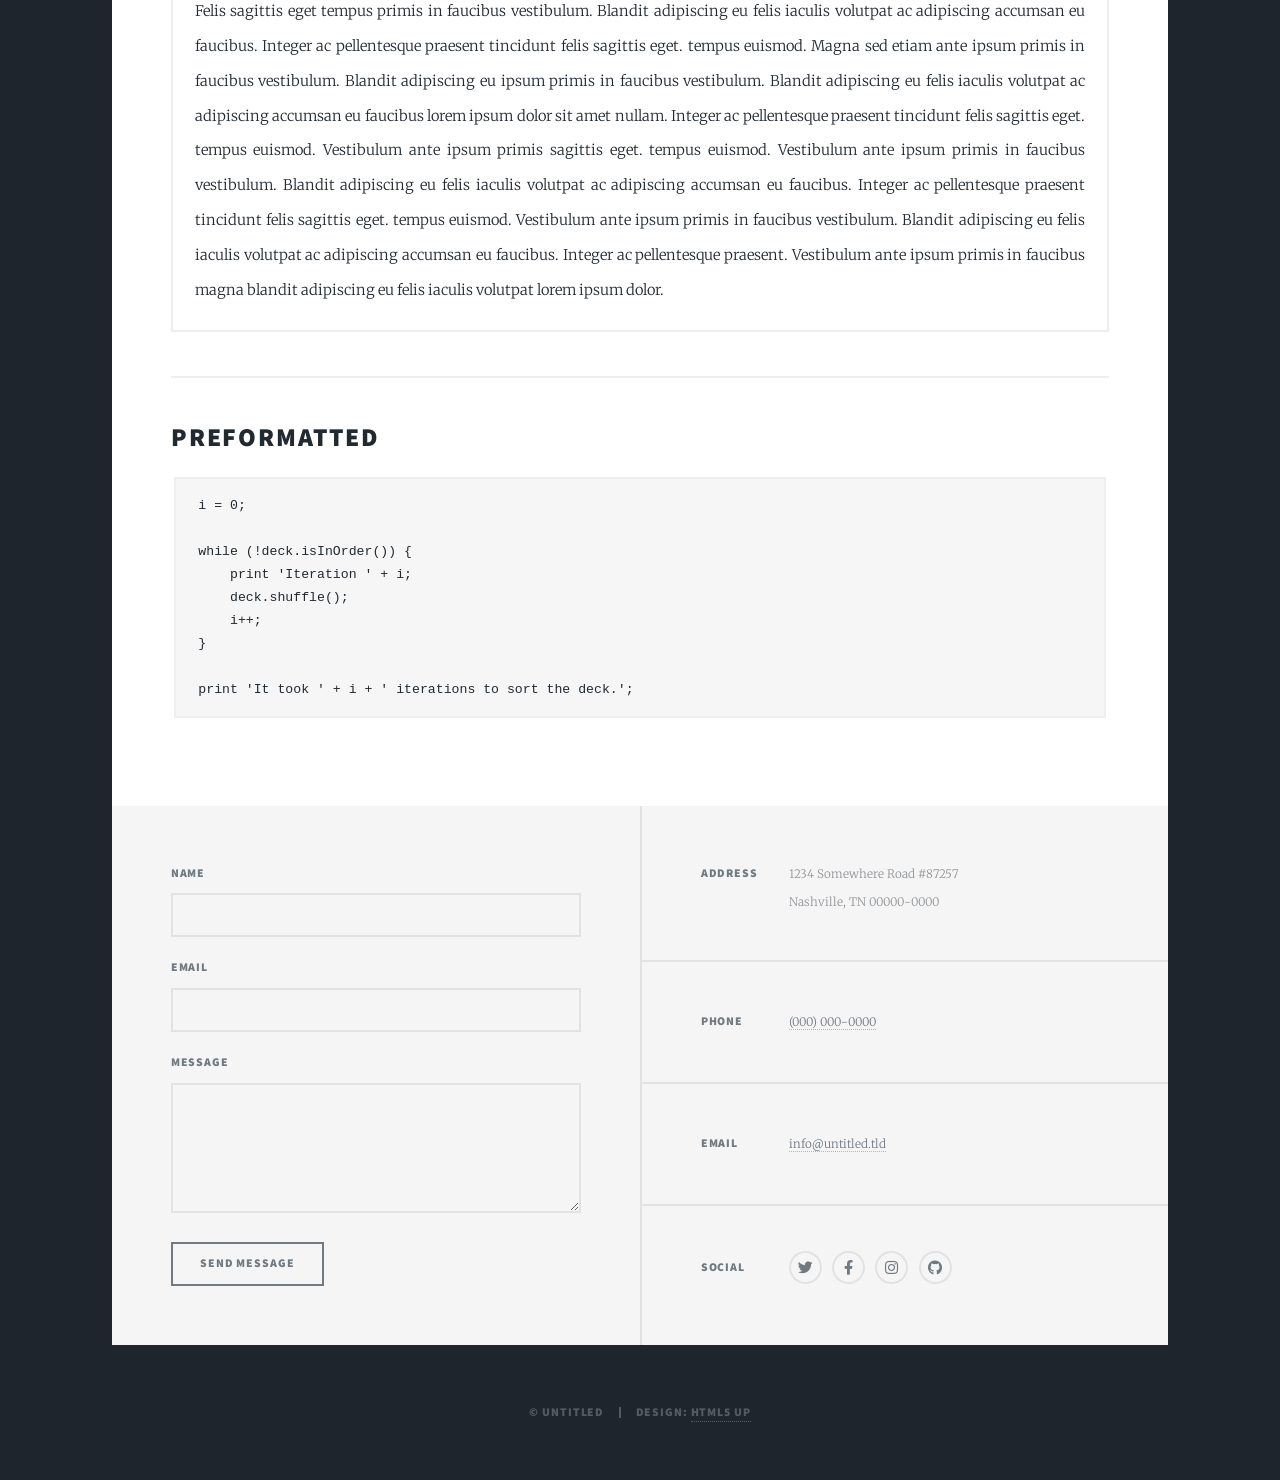
<file: elements.html>
<!DOCTYPE HTML>
<!--
	Massively by HTML5 UP
	html5up.net | @ajlkn
	Free for personal and commercial use under the CCA 3.0 license (html5up.net/license)
-->
<html>
	<head>
		<title>Elements Reference - Massively by HTML5 UP</title>
		<meta charset="utf-8" />
		<meta name="viewport" content="width=device-width, initial-scale=1, user-scalable=no" />
		<link rel="stylesheet" href="assets/css/main.css" />
		<noscript><link rel="stylesheet" href="assets/css/noscript.css" /></noscript>
	</head>
	<body class="is-preload">

		<!-- Wrapper -->
			<div id="wrapper">

				<!-- Header -->
					<header id="header">
						<a href="index.html" class="logo">Massively</a>
					</header>

				<!-- Nav -->
					<nav id="nav">
						<ul class="links">
							<li><a href="index.html">This is Massively</a></li>
							<li><a href="generic.html">Generic Page</a></li>
							<li class="active"><a href="elements.html">Elements Reference</a></li>
						</ul>
						<ul class="icons">
							<li><a href="#" class="icon brands fa-twitter"><span class="label">Twitter</span></a></li>
							<li><a href="#" class="icon brands fa-facebook-f"><span class="label">Facebook</span></a></li>
							<li><a href="#" class="icon brands fa-instagram"><span class="label">Instagram</span></a></li>
							<li><a href="#" class="icon brands fa-github"><span class="label">GitHub</span></a></li>
						</ul>
					</nav>

				<!-- Main -->
					<div id="main">

						<!-- Post -->
							<section class="post">
								<header class="major">
									<h1>Elements<br />
									Reference</h1>
								</header>

								<!-- Text stuff -->
									<h2>Text</h2>
									<p>This is <b>bold</b> and this is <strong>strong</strong>. This is <i>italic</i> and this is <em>emphasized</em>.
									This is <sup>superscript</sup> text and this is <sub>subscript</sub> text.
									This is <u>underlined</u> and this is code: <code>for (;;) { ... }</code>.
									Finally, this is a <a href="#">link</a>.</p>
									<hr />
									<h2>Heading Level 2</h2>
									<h3>Heading Level 3</h3>
									<h4>Heading Level 4</h4>
									<h5>Heading Level 5</h5>
									<h6>Heading Level 6</h6>
									<hr />
									<header>
										<h2>Heading with a Subtitle</h2>
										<p>Lorem ipsum dolor sit amet nullam id egestas urna aliquam</p>
									</header>
									<p>Nunc lacinia ante nunc ac lobortis. Interdum adipiscing gravida odio porttitor sem non mi integer non faucibus ornare mi ut ante amet placerat aliquet. Volutpat eu sed ante lacinia sapien lorem accumsan varius montes viverra nibh in adipiscing blandit tempus accumsan.</p>
									<header>
										<h3>Heading with a Subtitle</h3>
										<p>Lorem ipsum dolor sit amet nullam id egestas urna aliquam</p>
									</header>
									<p>Nunc lacinia ante nunc ac lobortis. Interdum adipiscing gravida odio porttitor sem non mi integer non faucibus ornare mi ut ante amet placerat aliquet. Volutpat eu sed ante lacinia sapien lorem accumsan varius montes viverra nibh in adipiscing blandit tempus accumsan.</p>
									<header>
										<h4>Heading with a Subtitle</h4>
										<p>Lorem ipsum dolor sit amet nullam id egestas urna aliquam</p>
									</header>
									<p>Nunc lacinia ante nunc ac lobortis. Interdum adipiscing gravida odio porttitor sem non mi integer non faucibus ornare mi ut ante amet placerat aliquet. Volutpat eu sed ante lacinia sapien lorem accumsan varius montes viverra nibh in adipiscing blandit tempus accumsan.</p>

									<hr />

								<!-- Lists -->
									<h2>Lists</h2>
									<div class="row">
										<div class="col-6 col-12-small">

											<h3>Unordered</h3>
											<ul>
												<li>Dolor pulvinar etiam.</li>
												<li>Sagittis lorem eleifend.</li>
												<li>Felis feugiat dolore viverra.</li>
												<li>Dolor pulvinar etiam.</li>
											</ul>

											<h3>Alternate</h3>
											<ul class="alt">
												<li>Dolor pulvinar etiam etiam.</li>
												<li>Sagittis adipiscing eleifend.</li>
												<li>Felis enim dolore viverra.</li>
												<li>Dolor pulvinar etiam etiam.</li>
											</ul>

										</div>
										<div class="col-6 col-12-small">

											<h3>Ordered</h3>
											<ol>
												<li>Dolor pulvinar etiam.</li>
												<li>Etiam vel felis at viverra.</li>
												<li>Felis enim feugiat magna.</li>
												<li>Etiam vel felis nullam.</li>
												<li>Felis enim et tempus.</li>
											</ol>

											<h3>Icons</h3>
											<ul class="icons">
												<li><a href="#" class="icon brands fa-twitter"><span class="label">Twitter</span></a></li>
												<li><a href="#" class="icon brands fa-facebook-f"><span class="label">Facebook</span></a></li>
												<li><a href="#" class="icon brands fa-instagram"><span class="label">Instagram</span></a></li>
												<li><a href="#" class="icon brands fa-github"><span class="label">Github</span></a></li>
												<li><a href="#" class="icon brands fa-dribbble"><span class="label">Dribbble</span></a></li>
											</ul>
											<ul class="icons alt">
												<li><a href="#" class="icon brands alt fa-twitter"><span class="label">Twitter</span></a></li>
												<li><a href="#" class="icon brands alt fa-facebook-f"><span class="label">Facebook</span></a></li>
												<li><a href="#" class="icon brands alt fa-instagram"><span class="label">Instagram</span></a></li>
												<li><a href="#" class="icon brands alt fa-github"><span class="label">Github</span></a></li>
												<li><a href="#" class="icon brands alt fa-dribbble"><span class="label">Dribbble</span></a></li>
											</ul>

										</div>
									</div>
									<h3>Definition</h3>
									<dl>
										<dt>Item 1</dt>
										<dd>
											<p>Lorem ipsum dolor vestibulum ante ipsum primis in faucibus vestibulum. Blandit adipiscing eu felis iaculis volutpat ac adipiscing accumsan eu faucibus. Integer ac pellentesque praesent.</p>
										</dd>
										<dt>Item 2</dt>
										<dd>
											<p>Lorem ipsum dolor vestibulum ante ipsum primis in faucibus vestibulum. Blandit adipiscing eu felis iaculis volutpat ac adipiscing accumsan eu faucibus. Integer ac pellentesque praesent.</p>
										</dd>
										<dt>Item 3</dt>
										<dd>
											<p>Lorem ipsum dolor vestibulum ante ipsum primis in faucibus vestibulum. Blandit adipiscing eu felis iaculis volutpat ac adipiscing accumsan eu faucibus. Integer ac pellentesque praesent.</p>
										</dd>
									</dl>

									<h3>Actions</h3>
									<ul class="actions">
										<li><a href="#" class="button primary">Primary</a></li>
										<li><a href="#" class="button">Default</a></li>
									</ul>
									<ul class="actions small">
										<li><a href="#" class="button primary small">Small</a></li>
										<li><a href="#" class="button small">Small</a></li>
									</ul>
									<div class="row">
										<div class="col-6 col-12-small">
											<ul class="actions stacked">
												<li><a href="#" class="button primary">Default</a></li>
												<li><a href="#" class="button">Default</a></li>
											</ul>
										</div>
										<div class="col-6 col-12-small">
											<ul class="actions stacked">
												<li><a href="#" class="button primary small">Small</a></li>
												<li><a href="#" class="button small">Small</a></li>
											</ul>
										</div>
									</div>
									<div class="row">
										<div class="col-6 col-12-small">
											<ul class="actions stacked">
												<li><a href="#" class="button primary fit">Default</a></li>
												<li><a href="#" class="button fit">Default</a></li>
											</ul>
										</div>
										<div class="col-6 col-12-small">
											<ul class="actions stacked">
												<li><a href="#" class="button primary small fit">Small</a></li>
												<li><a href="#" class="button small fit">Small</a></li>
											</ul>
										</div>
									</div>

									<hr />

								<!-- Blockquote -->
									<h2>Blockquote</h2>
									<blockquote>Fringilla nisl. Donec accumsan interdum nisi, quis tincidunt felis sagittis eget tempus euismod. Vestibulum ante ipsum primis in faucibus vestibulum. Blandit adipiscing eu felis iaculis volutpat ac adipiscing accumsan faucibus. Vestibulum ante ipsum primis in faucibus vestibulum. Blandit adipiscing eu felis.</blockquote>

									<hr />

								<!-- Table -->
									<h2>Table</h2>

									<h3>Default</h3>
									<div class="table-wrapper">
										<table>
											<thead>
												<tr>
													<th>Name</th>
													<th>Description</th>
													<th>Price</th>
												</tr>
											</thead>
											<tbody>
												<tr>
													<td>Item 1</td>
													<td>Ante turpis integer aliquet porttitor.</td>
													<td>29.99</td>
												</tr>
												<tr>
													<td>Item 2</td>
													<td>Vis ac commodo adipiscing arcu aliquet.</td>
													<td>19.99</td>
												</tr>
												<tr>
													<td>Item 3</td>
													<td> Morbi faucibus arcu accumsan lorem.</td>
													<td>29.99</td>
												</tr>
												<tr>
													<td>Item 4</td>
													<td>Vitae integer tempus condimentum.</td>
													<td>19.99</td>
												</tr>
												<tr>
													<td>Item 5</td>
													<td>Ante turpis integer aliquet porttitor.</td>
													<td>29.99</td>
												</tr>
											</tbody>
											<tfoot>
												<tr>
													<td colspan="2"></td>
													<td>100.00</td>
												</tr>
											</tfoot>
										</table>
									</div>

									<h3>Alternate</h3>
									<div class="table-wrapper">
										<table class="alt">
											<thead>
												<tr>
													<th>Name</th>
													<th>Description</th>
													<th>Price</th>
												</tr>
											</thead>
											<tbody>
												<tr>
													<td>Item 1</td>
													<td>Ante turpis integer aliquet porttitor.</td>
													<td>29.99</td>
												</tr>
												<tr>
													<td>Item 2</td>
													<td>Vis ac commodo adipiscing arcu aliquet.</td>
													<td>19.99</td>
												</tr>
												<tr>
													<td>Item 3</td>
													<td> Morbi faucibus arcu accumsan lorem.</td>
													<td>29.99</td>
												</tr>
												<tr>
													<td>Item 4</td>
													<td>Vitae integer tempus condimentum.</td>
													<td>19.99</td>
												</tr>
												<tr>
													<td>Item 5</td>
													<td>Ante turpis integer aliquet porttitor.</td>
													<td>29.99</td>
												</tr>
											</tbody>
											<tfoot>
												<tr>
													<td colspan="2"></td>
													<td>100.00</td>
												</tr>
											</tfoot>
										</table>
									</div>

									<hr />

								<!-- Buttons -->
									<h2>Buttons</h2>
									<ul class="actions">
										<li><a href="#" class="button primary">Primary</a></li>
										<li><a href="#" class="button">Default</a></li>
									</ul>
									<ul class="actions">
										<li><a href="#" class="button primary large">Large</a></li>
										<li><a href="#" class="button">Default</a></li>
										<li><a href="#" class="button small">Small</a></li>
									</ul>
									<ul class="actions fit">
										<li><a href="#" class="button primary fit">Fit</a></li>
										<li><a href="#" class="button fit">Fit</a></li>
									</ul>
									<ul class="actions fit small">
										<li><a href="#" class="button primary fit small">Fit + Small</a></li>
										<li><a href="#" class="button fit small">Fit + Small</a></li>
									</ul>
									<ul class="actions">
										<li><a href="#" class="button primary icon solid fa-search">Icon</a></li>
										<li><a href="#" class="button icon solid fa-download">Icon</a></li>
									</ul>
									<ul class="actions">
										<li><span class="button primary disabled">Primary</span></li>
										<li><span class="button disabled">Default</span></li>
									</ul>

									<hr />

								<!-- Form -->
									<h2>Form</h2>

									<form method="post" action="#">
										<div class="row gtr-uniform">
											<div class="col-6 col-12-xsmall">
												<input type="text" name="demo-name" id="demo-name" value="" placeholder="Name" />
											</div>
											<div class="col-6 col-12-xsmall">
												<input type="email" name="demo-email" id="demo-email" value="" placeholder="Email" />
											</div>
											<!-- Break -->
											<div class="col-12">
												<select name="demo-category" id="demo-category">
													<option value="">- Category -</option>
													<option value="1">Manufacturing</option>
													<option value="1">Shipping</option>
													<option value="1">Administration</option>
													<option value="1">Human Resources</option>
												</select>
											</div>
											<!-- Break -->
											<div class="col-4 col-12-small">
												<input type="radio" id="demo-priority-low" name="demo-priority" checked>
												<label for="demo-priority-low">Low</label>
											</div>
											<div class="col-4 col-12-small">
												<input type="radio" id="demo-priority-normal" name="demo-priority">
												<label for="demo-priority-normal">Normal</label>
											</div>
											<div class="col-4 col-12-small">
												<input type="radio" id="demo-priority-high" name="demo-priority">
												<label for="demo-priority-high">High</label>
											</div>
											<!-- Break -->
											<div class="col-6 col-12-small">
												<input type="checkbox" id="demo-copy" name="demo-copy">
												<label for="demo-copy">Email me a copy</label>
											</div>
											<div class="col-6 col-12-small">
												<input type="checkbox" id="demo-human" name="demo-human" checked>
												<label for="demo-human">I am a human</label>
											</div>
											<!-- Break -->
											<div class="col-12">
												<textarea name="demo-message" id="demo-message" placeholder="Enter your message" rows="6"></textarea>
											</div>
											<!-- Break -->
											<div class="col-12">
												<ul class="actions">
													<li><input type="submit" value="Send Message" class="primary" /></li>
													<li><input type="reset" value="Reset" /></li>
												</ul>
											</div>
										</div>
									</form>

									<hr />

								<!-- Image -->
									<h2>Image</h2>

									<h3>Fit</h3>
									<span class="image fit"><img src="images/pic01.jpg" alt="" /></span>
									<div class="box alt">
										<div class="row gtr-50 gtr-uniform">
											<div class="col-4"><span class="image fit"><img src="images/pic02.jpg" alt="" /></span></div>
											<div class="col-4"><span class="image fit"><img src="images/pic03.jpg" alt="" /></span></div>
											<div class="col-4"><span class="image fit"><img src="images/pic04.jpg" alt="" /></span></div>
											<!-- Break -->
											<div class="col-4"><span class="image fit"><img src="images/pic04.jpg" alt="" /></span></div>
											<div class="col-4"><span class="image fit"><img src="images/pic02.jpg" alt="" /></span></div>
											<div class="col-4"><span class="image fit"><img src="images/pic03.jpg" alt="" /></span></div>
											<!-- Break -->
											<div class="col-4"><span class="image fit"><img src="images/pic03.jpg" alt="" /></span></div>
											<div class="col-4"><span class="image fit"><img src="images/pic04.jpg" alt="" /></span></div>
											<div class="col-4"><span class="image fit"><img src="images/pic02.jpg" alt="" /></span></div>
										</div>
									</div>

									<h3>Left &amp; Right</h3>
									<p><span class="image left"><img src="images/pic08.jpg" alt="" /></span>Lorem ipsum dolor sit accumsan interdum nisi, quis tincidunt felis sagittis eget. tempus euismod. Vestibulum ante ipsum primis in faucibus vestibulum. Blandit adipiscing eu felis iaculis volutpat ac adipiscing accumsan eu faucibus. Integer ac pellentesque praesent tincidunt felis sagittis eget. tempus euismod. Vestibulum ante ipsum primis sagittis eget. tempus euismod. Vestibulum ante ipsum primis in faucibus vestibulum. Blandit adipiscing eu felis iaculis volutpat ac adipiscing accumsan eu faucibus. Integer ac pellentesque praesent tincidunt felis sagittis eget. tempus euismod. Vestibulum ante ipsum primis in faucibus vestibulum. Blandit adipiscing eu felis iaculis volutpat ac adipiscing accumsan eu faucibus. Integer ac pellentesque praesent. Vestibulum ante ipsum primis in faucibus magna blandit adipiscing eu felis iaculis.</p>
									<p><span class="image right"><img src="images/pic09.jpg" alt="" /></span>Lorem ipsum dolor sit accumsan interdum nisi, quis tincidunt felis sagittis eget. tempus euismod. Vestibulum ante ipsum primis in faucibus vestibulum. Blandit adipiscing eu felis iaculis volutpat ac adipiscing accumsan eu faucibus. Integer ac pellentesque praesent tincidunt felis sagittis eget. tempus euismod. Vestibulum ante ipsum primis sagittis eget. tempus euismod. Vestibulum ante ipsum primis in faucibus vestibulum. Blandit adipiscing eu felis iaculis volutpat ac adipiscing accumsan eu faucibus. Integer ac pellentesque praesent tincidunt felis sagittis eget. tempus euismod. Vestibulum ante ipsum primis in faucibus vestibulum. Blandit adipiscing eu felis iaculis volutpat ac adipiscing accumsan eu faucibus. Integer ac pellentesque praesent. Vestibulum ante ipsum primis in faucibus magna blandit adipiscing eu felis iaculis.</p>

									<hr />

								<!-- Box -->
									<h2>Box</h2>
									<div class="box">
										<p>Felis sagittis eget tempus primis in faucibus vestibulum. Blandit adipiscing eu felis iaculis volutpat ac adipiscing accumsan eu faucibus. Integer ac pellentesque praesent tincidunt felis sagittis eget. tempus euismod. Magna sed etiam ante ipsum primis in faucibus vestibulum. Blandit adipiscing eu ipsum primis in faucibus vestibulum. Blandit adipiscing eu felis iaculis volutpat ac adipiscing accumsan eu faucibus lorem ipsum dolor sit amet nullam. Integer ac pellentesque praesent tincidunt felis sagittis eget. tempus euismod. Vestibulum ante ipsum primis sagittis eget. tempus euismod. Vestibulum ante ipsum primis in faucibus vestibulum. Blandit adipiscing eu felis iaculis volutpat ac adipiscing accumsan eu faucibus. Integer ac pellentesque praesent tincidunt felis sagittis eget. tempus euismod. Vestibulum ante ipsum primis in faucibus vestibulum. Blandit adipiscing eu felis iaculis volutpat ac adipiscing accumsan eu faucibus. Integer ac pellentesque praesent. Vestibulum ante ipsum primis in faucibus magna blandit adipiscing eu felis iaculis volutpat lorem ipsum dolor.</p>
									</div>

									<hr />

								<!-- Preformatted Code -->
									<h2>Preformatted</h2>
									<pre><code>i = 0;

while (!deck.isInOrder()) {
    print 'Iteration ' + i;
    deck.shuffle();
    i++;
}

print 'It took ' + i + ' iterations to sort the deck.';
</code></pre>

							</section>

					</div>

				<!-- Footer -->
					<footer id="footer">
						<section>
							<form method="post" action="#">
								<div class="fields">
									<div class="field">
										<label for="name">Name</label>
										<input type="text" name="name" id="name" />
									</div>
									<div class="field">
										<label for="email">Email</label>
										<input type="text" name="email" id="email" />
									</div>
									<div class="field">
										<label for="message">Message</label>
										<textarea name="message" id="message" rows="3"></textarea>
									</div>
								</div>
								<ul class="actions">
									<li><input type="submit" value="Send Message" /></li>
								</ul>
							</form>
						</section>
						<section class="split contact">
							<section class="alt">
								<h3>Address</h3>
								<p>1234 Somewhere Road #87257<br />
								Nashville, TN 00000-0000</p>
							</section>
							<section>
								<h3>Phone</h3>
								<p><a href="#">(000) 000-0000</a></p>
							</section>
							<section>
								<h3>Email</h3>
								<p><a href="#">info@untitled.tld</a></p>
							</section>
							<section>
								<h3>Social</h3>
								<ul class="icons alt">
									<li><a href="#" class="icon brands alt fa-twitter"><span class="label">Twitter</span></a></li>
									<li><a href="#" class="icon brands alt fa-facebook-f"><span class="label">Facebook</span></a></li>
									<li><a href="#" class="icon brands alt fa-instagram"><span class="label">Instagram</span></a></li>
									<li><a href="#" class="icon brands alt fa-github"><span class="label">GitHub</span></a></li>
								</ul>
							</section>
						</section>
					</footer>

				<!-- Copyright -->
					<div id="copyright">
						<ul><li>&copy; Untitled</li><li>Design: <a href="https://html5up.net">HTML5 UP</a></li></ul>
					</div>

			</div>

		<!-- Scripts -->
			<script src="assets/js/jquery.min.js"></script>
			<script src="assets/js/jquery.scrollex.min.js"></script>
			<script src="assets/js/jquery.scrolly.min.js"></script>
			<script src="assets/js/browser.min.js"></script>
			<script src="assets/js/breakpoints.min.js"></script>
			<script src="assets/js/util.js"></script>
			<script src="assets/js/main.js"></script>

	</body>
</html>
</file>
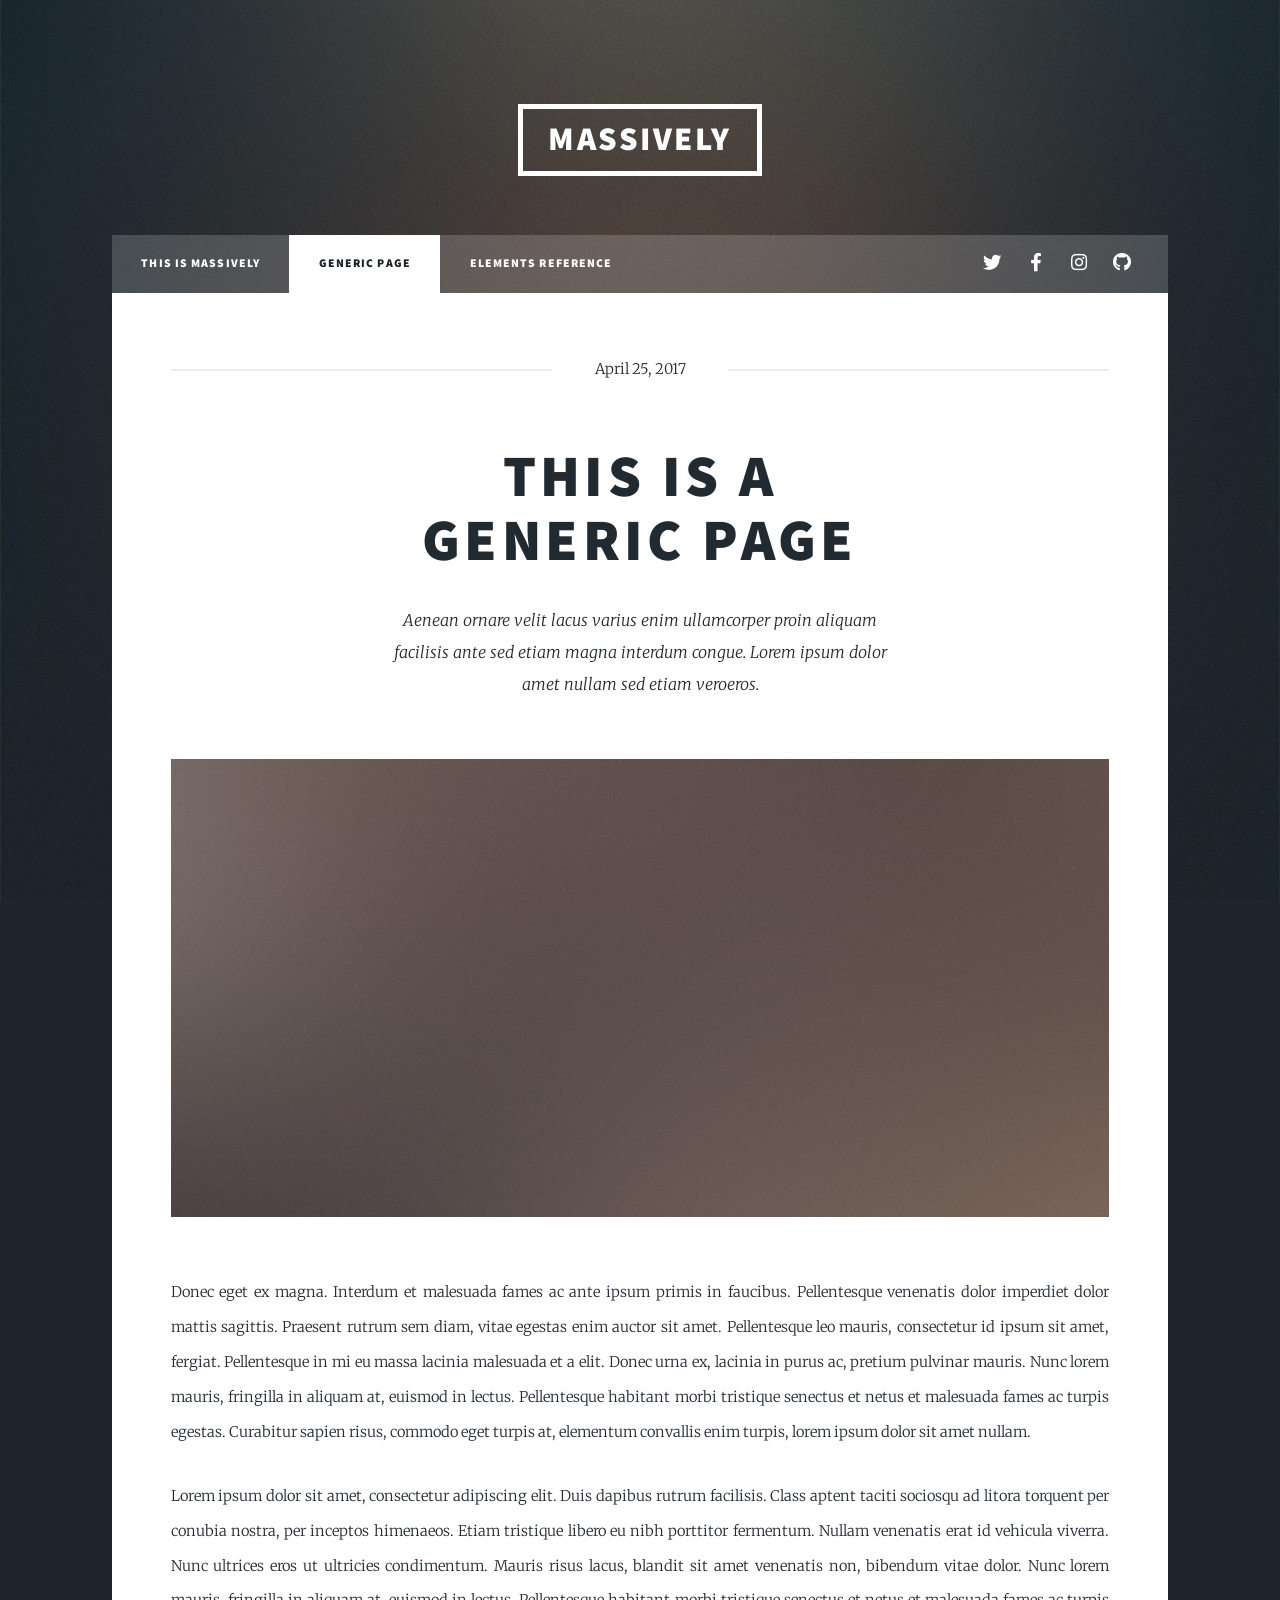
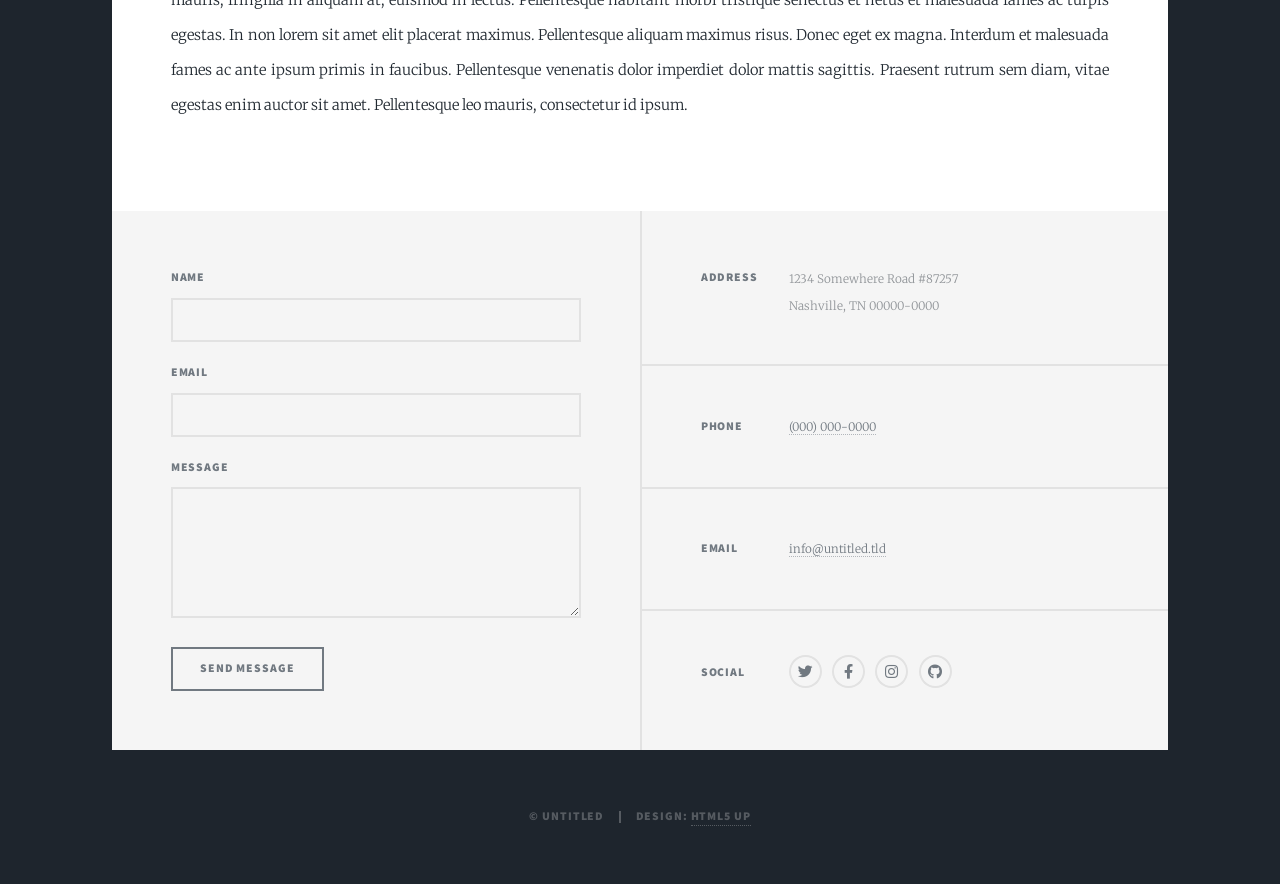
<file: generic.html>
<!DOCTYPE HTML>
<!--
	Massively by HTML5 UP
	html5up.net | @ajlkn
	Free for personal and commercial use under the CCA 3.0 license (html5up.net/license)
-->
<html>
	<head>
		<title>Generic Page - Massively by HTML5 UP</title>
		<meta charset="utf-8" />
		<meta name="viewport" content="width=device-width, initial-scale=1, user-scalable=no" />
		<link rel="stylesheet" href="assets/css/main.css" />
		<noscript><link rel="stylesheet" href="assets/css/noscript.css" /></noscript>
	</head>
	<body class="is-preload">

		<!-- Wrapper -->
			<div id="wrapper">

				<!-- Header -->
					<header id="header">
						<a href="index.html" class="logo">Massively</a>
					</header>

				<!-- Nav -->
					<nav id="nav">
						<ul class="links">
							<li><a href="index.html">This is Massively</a></li>
							<li class="active"><a href="generic.html">Generic Page</a></li>
							<li><a href="elements.html">Elements Reference</a></li>
						</ul>
						<ul class="icons">
							<li><a href="#" class="icon brands fa-twitter"><span class="label">Twitter</span></a></li>
							<li><a href="#" class="icon brands fa-facebook-f"><span class="label">Facebook</span></a></li>
							<li><a href="#" class="icon brands fa-instagram"><span class="label">Instagram</span></a></li>
							<li><a href="#" class="icon brands fa-github"><span class="label">GitHub</span></a></li>
						</ul>
					</nav>

				<!-- Main -->
					<div id="main">

						<!-- Post -->
							<section class="post">
								<header class="major">
									<span class="date">April 25, 2017</span>
									<h1>This is a<br />
									Generic Page</h1>
									<p>Aenean ornare velit lacus varius enim ullamcorper proin aliquam<br />
									facilisis ante sed etiam magna interdum congue. Lorem ipsum dolor<br />
									amet nullam sed etiam veroeros.</p>
								</header>
								<div class="image main"><img src="images/pic01.jpg" alt="" /></div>
								<p>Donec eget ex magna. Interdum et malesuada fames ac ante ipsum primis in faucibus. Pellentesque venenatis dolor imperdiet dolor mattis sagittis. Praesent rutrum sem diam, vitae egestas enim auctor sit amet. Pellentesque leo mauris, consectetur id ipsum sit amet, fergiat. Pellentesque in mi eu massa lacinia malesuada et a elit. Donec urna ex, lacinia in purus ac, pretium pulvinar mauris. Nunc lorem mauris, fringilla in aliquam at, euismod in lectus. Pellentesque habitant morbi tristique senectus et netus et malesuada fames ac turpis egestas. Curabitur sapien risus, commodo eget turpis at, elementum convallis enim turpis, lorem ipsum dolor sit amet nullam.</p>
								<p>Lorem ipsum dolor sit amet, consectetur adipiscing elit. Duis dapibus rutrum facilisis. Class aptent taciti sociosqu ad litora torquent per conubia nostra, per inceptos himenaeos. Etiam tristique libero eu nibh porttitor fermentum. Nullam venenatis erat id vehicula viverra. Nunc ultrices eros ut ultricies condimentum. Mauris risus lacus, blandit sit amet venenatis non, bibendum vitae dolor. Nunc lorem mauris, fringilla in aliquam at, euismod in lectus. Pellentesque habitant morbi tristique senectus et netus et malesuada fames ac turpis egestas. In non lorem sit amet elit placerat maximus. Pellentesque aliquam maximus risus. Donec eget ex magna. Interdum et malesuada fames ac ante ipsum primis in faucibus. Pellentesque venenatis dolor imperdiet dolor mattis sagittis. Praesent rutrum sem diam, vitae egestas enim auctor sit amet. Pellentesque leo mauris, consectetur id ipsum.</p>
							</section>

					</div>

				<!-- Footer -->
					<footer id="footer">
						<section>
							<form method="post" action="#">
								<div class="fields">
									<div class="field">
										<label for="name">Name</label>
										<input type="text" name="name" id="name" />
									</div>
									<div class="field">
										<label for="email">Email</label>
										<input type="text" name="email" id="email" />
									</div>
									<div class="field">
										<label for="message">Message</label>
										<textarea name="message" id="message" rows="3"></textarea>
									</div>
								</div>
								<ul class="actions">
									<li><input type="submit" value="Send Message" /></li>
								</ul>
							</form>
						</section>
						<section class="split contact">
							<section class="alt">
								<h3>Address</h3>
								<p>1234 Somewhere Road #87257<br />
								Nashville, TN 00000-0000</p>
							</section>
							<section>
								<h3>Phone</h3>
								<p><a href="#">(000) 000-0000</a></p>
							</section>
							<section>
								<h3>Email</h3>
								<p><a href="#">info@untitled.tld</a></p>
							</section>
							<section>
								<h3>Social</h3>
								<ul class="icons alt">
									<li><a href="#" class="icon brands alt fa-twitter"><span class="label">Twitter</span></a></li>
									<li><a href="#" class="icon brands alt fa-facebook-f"><span class="label">Facebook</span></a></li>
									<li><a href="#" class="icon brands alt fa-instagram"><span class="label">Instagram</span></a></li>
									<li><a href="#" class="icon brands alt fa-github"><span class="label">GitHub</span></a></li>
								</ul>
							</section>
						</section>
					</footer>

				<!-- Copyright -->
					<div id="copyright">
						<ul><li>&copy; Untitled</li><li>Design: <a href="https://html5up.net">HTML5 UP</a></li></ul>
					</div>

			</div>

		<!-- Scripts -->
			<script src="assets/js/jquery.min.js"></script>
			<script src="assets/js/jquery.scrollex.min.js"></script>
			<script src="assets/js/jquery.scrolly.min.js"></script>
			<script src="assets/js/browser.min.js"></script>
			<script src="assets/js/breakpoints.min.js"></script>
			<script src="assets/js/util.js"></script>
			<script src="assets/js/main.js"></script>

	</body>
</html>
</file>
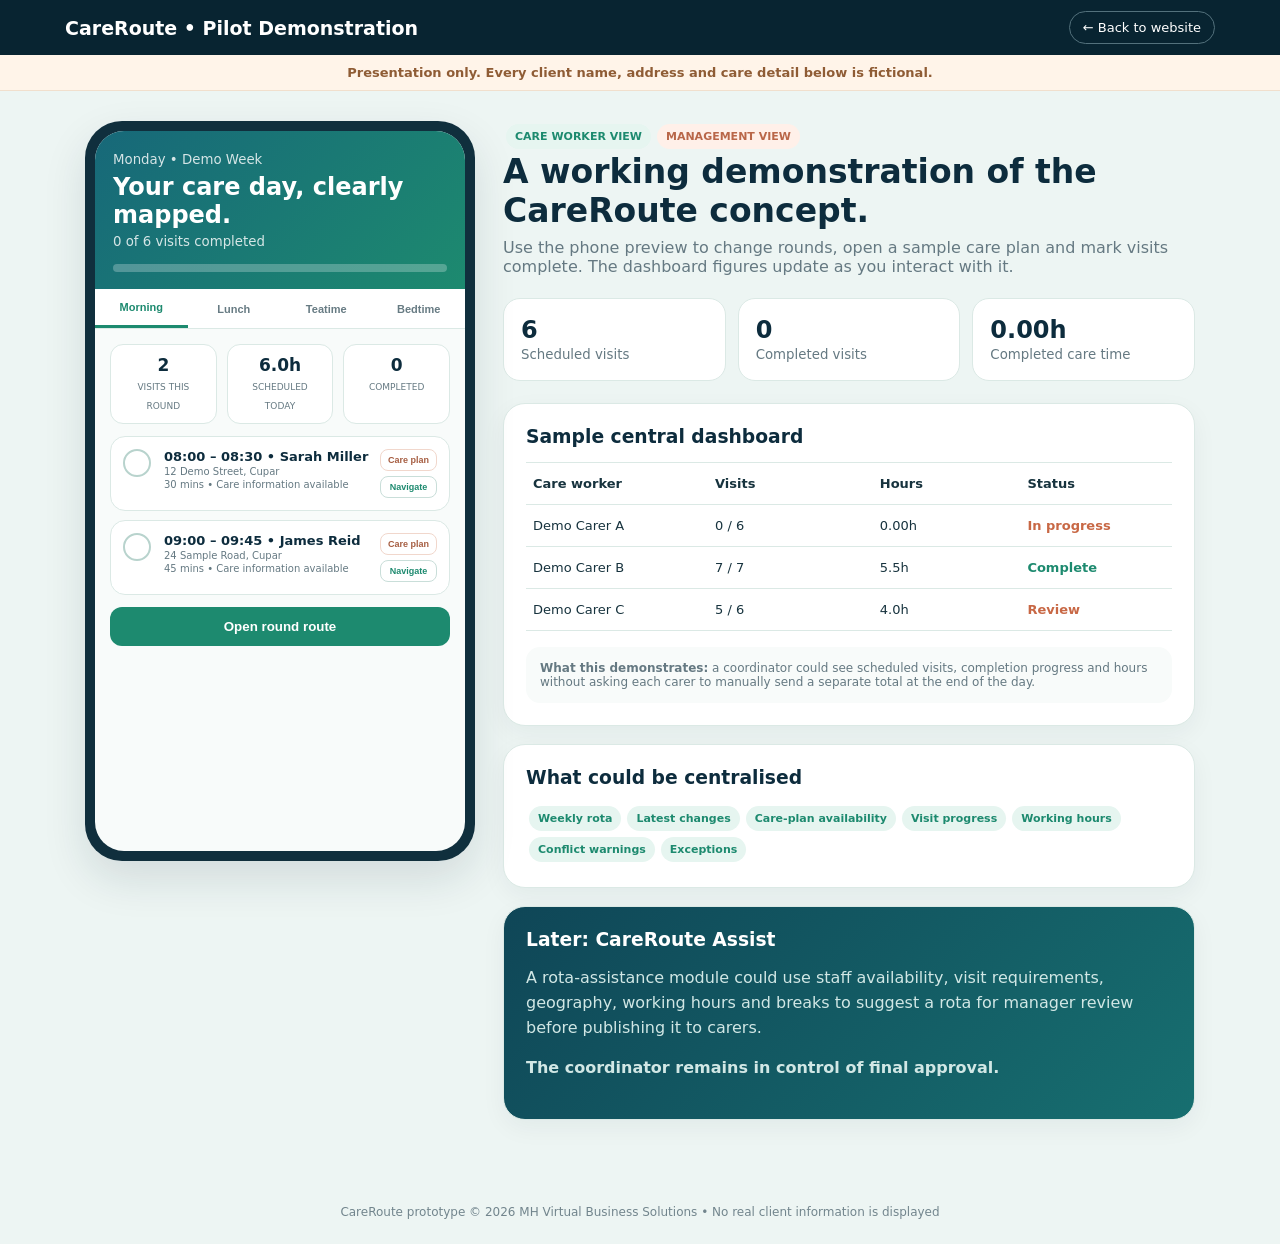
<file: careroute-presentation/pilot.html>
<!doctype html>
<html lang="en">
<head>
<meta charset="utf-8"><meta name="viewport" content="width=device-width,initial-scale=1"><title>CareRoute Pilot Demo</title>
<style>
:root{--navy:#0d2c3d;--green:#1d8a6f;--aqua:#45b7a4;--soft:#f2f8f6;--line:#dbe9e5;--muted:#657982;--orange:#f28a62;--white:#fff;--shadow:0 18px 44px rgba(13,44,61,.12)}*{box-sizing:border-box}body{margin:0;font-family:Inter,system-ui,-apple-system,"Segoe UI",Arial,sans-serif;background:#edf5f3;color:#17333e}a{text-decoration:none;color:inherit}.top{background:#082431;color:#fff;padding:11px 20px}.topin{max-width:1150px;margin:auto;display:flex;align-items:center;justify-content:space-between;gap:20px}.brand{font-weight:900;font-size:19px}.back{border:1px solid #53717c;border-radius:999px;padding:8px 13px;font-size:13px}.notice{background:#fff4e9;color:#8f5c35;text-align:center;padding:10px 16px;font-size:13px;font-weight:700;border-bottom:1px solid #f1dfcd}.layout{max-width:1150px;margin:0 auto;padding:30px 20px 60px;display:grid;grid-template-columns:390px 1fr;gap:28px}.phone-shell{background:#102f3d;border-radius:37px;padding:10px;box-shadow:var(--shadow);position:sticky;top:25px;height:max-content}.phone{background:#f8fbfa;border-radius:29px;overflow:hidden;min-height:720px}.phone-head{background:linear-gradient(135deg,#176879,#1d8a6f);color:#fff;padding:18px 18px 17px}.phone-head small{opacity:.82}.phone-head h1{font-size:24px;margin:5px 0 2px}.progress{margin-top:14px;background:rgba(255,255,255,.25);height:8px;border-radius:99px}.progress i{display:block;width:0;height:100%;background:#fff;border-radius:inherit;transition:.25s}.tabs{display:grid;grid-template-columns:repeat(4,1fr);background:#fff;border-bottom:1px solid var(--line)}.tab{border:0;background:#fff;padding:12px 4px;font-size:11px;font-weight:800;color:#677b83;cursor:pointer}.tab.active{color:var(--green);border-bottom:3px solid var(--green)}.content{padding:15px}.summary{display:flex;justify-content:space-between;gap:10px;margin-bottom:12px}.sum{flex:1;background:#fff;border:1px solid var(--line);border-radius:13px;padding:10px;text-align:center}.sum b{display:block;color:var(--navy);font-size:17px}.sum small{font-size:9px;color:var(--muted)}.visit{background:#fff;border:1px solid var(--line);border-radius:15px;padding:12px;margin:9px 0;display:grid;grid-template-columns:32px 1fr auto;gap:9px;align-items:start}.check{width:28px;height:28px;border:2px solid #b8d3cd;border-radius:50%;display:flex;align-items:center;justify-content:center;color:#fff;cursor:pointer;font-weight:900}.visit.done .check{background:var(--green);border-color:var(--green)}.visit.done{opacity:.65}.visit b{font-size:13px;color:var(--navy);display:block}.visit small{font-size:10px;color:var(--muted);display:block;margin-top:2px}.actions{display:flex;flex-direction:column;gap:5px}.mini{border:1px solid #c9ded9;background:#fff;color:var(--green);border-radius:8px;font-size:9px;font-weight:800;padding:5px 7px;cursor:pointer}.mini.plan{color:#a65e42;border-color:#f1d7cc}.routebtn{display:block;width:100%;margin-top:12px;border:0;border-radius:12px;background:var(--green);color:#fff;padding:12px;font-weight:850;cursor:pointer}.side h2{font-size:33px;color:var(--navy);margin:0 0 8px}.side>p{color:var(--muted);margin-top:0}.cards{display:grid;grid-template-columns:repeat(3,1fr);gap:12px;margin:22px 0}.card{background:#fff;border:1px solid var(--line);border-radius:17px;padding:17px}.card b{display:block;font-size:24px;color:var(--navy)}.card small{color:var(--muted)}.panel{background:#fff;border:1px solid var(--line);border-radius:22px;padding:22px;margin-top:18px;box-shadow:0 8px 25px rgba(13,44,61,.05)}.panel h3{margin:0 0 15px;color:var(--navy)}.dashrows{border-top:1px solid var(--line)}.dashrow{display:grid;grid-template-columns:1fr .9fr .8fr .8fr;gap:10px;padding:13px 7px;border-bottom:1px solid var(--line);font-size:13px}.good{color:var(--green);font-weight:850}.review{color:#c86845;font-weight:850}.fakeplan{display:none;background:#fff8f4;border:1px solid #f0d7cb;border-radius:14px;padding:14px;margin:12px 0}.fakeplan.show{display:block}.fakeplan b{color:#9b5d43}.fakeplan p{font-size:12px;color:#6f6460;margin:7px 0}.legend{font-size:12px;color:var(--muted);background:#f8fbfa;border-radius:14px;padding:14px;margin-top:16px}.tag{display:inline-block;background:#e6f5f0;color:var(--green);border-radius:999px;padding:6px 9px;font-size:11px;font-weight:850;margin:3px}.tag.orange{background:#fff0e9;color:#b96749}.future{background:linear-gradient(135deg,#0f4657,#176f70);color:#fff}.future h3{color:#fff}.future p{color:#d1e7e5;line-height:1.55}.footer{text-align:center;padding:25px;color:#72858d;font-size:12px}@media(max-width:900px){.layout{grid-template-columns:1fr}.phone-shell{position:relative;top:0;max-width:410px;margin:auto}.cards{grid-template-columns:1fr 1fr}.dashrow{grid-template-columns:1fr 1fr}}@media(max-width:520px){.layout{padding:20px 10px}.phone-shell{padding:7px}.phone{min-height:680px}.cards{grid-template-columns:1fr}.dashrow{grid-template-columns:1fr}.side h2{font-size:28px}}
</style>
</head>
<body>
<div class="top"><div class="topin"><div class="brand">CareRoute • Pilot Demonstration</div><a class="back" href="index.html">← Back to website</a></div></div>
<div class="notice">Presentation only. Every client name, address and care detail below is fictional.</div>
<div class="layout">
<section class="phone-shell"><div class="phone"><div class="phone-head"><small>Monday • Demo Week</small><h1>Your care day, clearly mapped.</h1><small id="progressText">0 of 6 visits completed</small><div class="progress"><i id="bar"></i></div></div><div class="tabs"><button class="tab active" data-round="Morning">Morning</button><button class="tab" data-round="Lunch">Lunch</button><button class="tab" data-round="Tea">Teatime</button><button class="tab" data-round="Bed">Bedtime</button></div><div class="content"><div class="summary"><div class="sum"><b id="shownCount">2</b><small>VISITS THIS ROUND</small></div><div class="sum"><b>6.0h</b><small>SCHEDULED TODAY</small></div><div class="sum"><b id="completeCount">0</b><small>COMPLETED</small></div></div><div id="carePlan" class="fakeplan"><b>Sample approved care information</b><p>Provide agreed personal support, encourage independence and record any concern through the employer's approved process.</p><p><strong>Demo note:</strong> A production version would only display information authorised by the provider.</p></div><div id="visits"></div><button class="routebtn" onclick="alert('Demo: this would open the authorised round route in the mapping application.')">Open round route</button></div></div></section>
<section class="side"><div class="tag">CARE WORKER VIEW</div><div class="tag orange">MANAGEMENT VIEW</div><h2>A working demonstration of the CareRoute concept.</h2><p>Use the phone preview to change rounds, open a sample care plan and mark visits complete. The dashboard figures update as you interact with it.</p><div class="cards"><div class="card"><b id="metricTotal">6</b><small>Scheduled visits</small></div><div class="card"><b id="metricDone">0</b><small>Completed visits</small></div><div class="card"><b id="metricHours">0.0h</b><small>Completed care time</small></div></div><div class="panel" id="dashboard"><h3>Sample central dashboard</h3><div class="dashrows"><div class="dashrow"><b>Care worker</b><b>Visits</b><b>Hours</b><b>Status</b></div><div class="dashrow"><span>Demo Carer A</span><span id="dashVisit">0 / 6</span><span id="dashHours">0.0h</span><span id="dashStatus" class="review">In progress</span></div><div class="dashrow"><span>Demo Carer B</span><span>7 / 7</span><span>5.5h</span><span class="good">Complete</span></div><div class="dashrow"><span>Demo Carer C</span><span>5 / 6</span><span>4.0h</span><span class="review">Review</span></div></div><div class="legend"><strong>What this demonstrates:</strong> a coordinator could see scheduled visits, completion progress and hours without asking each carer to manually send a separate total at the end of the day.</div></div><div class="panel"><h3>What could be centralised</h3><span class="tag">Weekly rota</span><span class="tag">Latest changes</span><span class="tag">Care-plan availability</span><span class="tag">Visit progress</span><span class="tag">Working hours</span><span class="tag">Conflict warnings</span><span class="tag">Exceptions</span></div><div class="panel future"><h3>Later: CareRoute Assist</h3><p>A rota-assistance module could use staff availability, visit requirements, geography, working hours and breaks to suggest a rota for manager review before publishing it to carers.</p><p><strong>The coordinator remains in control of final approval.</strong></p></div></section>
</div><div class="footer">CareRoute prototype © 2026 MH Virtual Business Solutions • No real client information is displayed</div>
<script>
const rounds={Morning:[{n:'Sarah Miller',t:'08:00 – 08:30',d:.5,a:'12 Demo Street, Cupar'},{n:'James Reid',t:'09:00 – 09:45',d:.75,a:'24 Sample Road, Cupar'}],Lunch:[{n:'Margaret Wilson',t:'12:15 – 12:45',d:.5,a:'5 Example Place, Cupar'}],Tea:[{n:'Peter Clark',t:'16:30 – 17:00',d:.5,a:'9 Pilot Avenue, Fife'},{n:'Anne Fraser',t:'17:15 – 17:45',d:.5,a:'18 Sample Crescent, Fife'}],Bed:[{n:'Robert King',t:'20:30 – 21:00',d:.5,a:'3 Demo Gardens, Fife'}]};let active='Morning';let done={};const all=Object.values(rounds).flat();function key(v){return v.n+'|'+v.t}function render(){const box=document.getElementById('visits');box.innerHTML='';rounds[active].forEach(v=>{const el=document.createElement('div');const k=key(v);el.className='visit'+(done[k]?' done':'');el.innerHTML='<div class="check" title="Mark complete">'+(done[k]?'✓':'')+'</div><div><b>'+v.t+' • '+v.n+'</b><small>'+v.a+'</small><small>'+(v.d*60)+' mins • Care information available</small></div><div class="actions"><button class="mini plan">Care plan</button><button class="mini">Navigate</button></div>';el.querySelector('.check').onclick=()=>{done[k]=!done[k];render();};el.querySelector('.plan').onclick=()=>document.getElementById('carePlan').classList.toggle('show');el.querySelectorAll('.mini')[1].onclick=()=>alert('Demo: this would open the approved client address in the mapping application.');box.appendChild(el)});document.getElementById('shownCount').textContent=rounds[active].length;update()}function update(){const c=all.filter(v=>done[key(v)]).length;const hrs=all.filter(v=>done[key(v)]).reduce((s,v)=>s+v.d,0);document.getElementById('completeCount').textContent=c;document.getElementById('metricDone').textContent=c;document.getElementById('metricHours').textContent=hrs.toFixed(2)+'h';document.getElementById('dashVisit').textContent=c+' / '+all.length;document.getElementById('dashHours').textContent=hrs.toFixed(2)+'h';document.getElementById('progressText').textContent=c+' of '+all.length+' visits completed';document.getElementById('bar').style.width=(c/all.length*100)+'%';const st=document.getElementById('dashStatus');st.textContent=c===all.length?'Complete':'In progress';st.className=c===all.length?'good':'review'}document.querySelectorAll('.tab').forEach(b=>b.onclick=()=>{document.querySelectorAll('.tab').forEach(x=>x.classList.remove('active'));b.classList.add('active');active=b.dataset.round;document.getElementById('carePlan').classList.remove('show');render()});render();
</script>
</body></html>
</file>
<file: assets/css/main.css>
@import url(fontawesome-all.min.css);
@import url("https://fonts.googleapis.com/css?family=Merriweather:300,700,300italic,700italic|Source+Sans+Pro:900");

/*
	Massively by HTML5 UP
	html5up.net | @ajlkn
	Free for personal and commercial use under the CCA 3.0 license (html5up.net/license)
*/

html, body, div, span, applet, object,
iframe, h1, h2, h3, h4, h5, h6, p, blockquote,
pre, a, abbr, acronym, address, big, cite,
code, del, dfn, em, img, ins, kbd, q, s, samp,
small, strike, strong, sub, sup, tt, var, b,
u, i, center, dl, dt, dd, ol, ul, li, fieldset,
form, label, legend, table, caption, tbody,
tfoot, thead, tr, th, td, article, aside,
canvas, details, embed, figure, figcaption,
footer, header, hgroup, menu, nav, output, ruby,
section, summary, time, mark, audio, video {
	margin: 0;
	padding: 0;
	border: 0;
	font-size: 100%;
	font: inherit;
	vertical-align: baseline;}

article, aside, details, figcaption, figure,
footer, header, hgroup, menu, nav, section {
	display: block;}

body {
	line-height: 1;
}

ol, ul {
	list-style: none;
}

blockquote, q {
	quotes: none;
}

	blockquote:before, blockquote:after, q:before, q:after {
		content: '';
		content: none;
	}

table {
	border-collapse: collapse;
	border-spacing: 0;
}

body {
	-webkit-text-size-adjust: none;
}

mark {
	background-color: transparent;
	color: inherit;
}

input::-moz-focus-inner {
	border: 0;
	padding: 0;
}

input, select, textarea {
	-moz-appearance: none;
	-webkit-appearance: none;
	-ms-appearance: none;
	appearance: none;
}

/* Basic */

	@-ms-viewport {
		width: device-width;
	}

	body {
		-ms-overflow-style: scrollbar;
	}

	@media screen and (max-width: 480px) {

		html, body {
			min-width: 320px;
		}

	}

	html {
		box-sizing: border-box;
	}

	*, *:before, *:after {
		box-sizing: inherit;
	}

	body {
		background-color: #1e252d;
	}

		body.is-preload *, body.is-preload *:before, body.is-preload *:after {
			-moz-animation: none !important;
			-webkit-animation: none !important;
			-ms-animation: none !important;
			animation: none !important;
			-moz-transition: none !important;
			-webkit-transition: none !important;
			-ms-transition: none !important;
			transition: none !important;
		}

/* Type */

	html {
		font-size: 16pt;
	}

		@media screen and (max-width: 1680px) {

			html {
				font-size: 12pt;
			}

		}

		@media screen and (max-width: 1280px) {

			html {
				font-size: 11pt;
			}

		}

		@media screen and (max-width: 360px) {

			html {
				font-size: 10pt;
			}

		}

	body {
		color: #212931;
	}

	body, input, select, textarea {
		font-family: "Merriweather", Georgia, serif;
		font-weight: 300;
		font-size: 1rem;
		line-height: 2.375;
	}

	a {
		-moz-transition: color 0.2s ease-in-out, background-color 0.2s ease-in-out, border-color 0.2s ease-in-out, box-shadow 0.2s ease-in-out;
		-webkit-transition: color 0.2s ease-in-out, background-color 0.2s ease-in-out, border-color 0.2s ease-in-out, box-shadow 0.2s ease-in-out;
		-ms-transition: color 0.2s ease-in-out, background-color 0.2s ease-in-out, border-color 0.2s ease-in-out, box-shadow 0.2s ease-in-out;
		transition: color 0.2s ease-in-out, background-color 0.2s ease-in-out, border-color 0.2s ease-in-out, box-shadow 0.2s ease-in-out;
		border-bottom: dotted 1px;
		text-decoration: none;
	}

		a:hover {
			border-bottom-color: transparent;
		}

	strong, b {
		font-weight: 600;
	}

	em, i {
		font-style: italic;
	}

	p {
		text-align: justify;
		margin: 0 0 2rem 0;
	}

	h1, h2, h3, h4, h5, h6 {
		font-family: "Source Sans Pro", Helvetica, sans-serif;
		font-weight: 900;
		line-height: 1.5;
		letter-spacing: 0.075em;
		text-transform: uppercase;
		margin: 0 0 1rem 0;
	}

		h1 a, h2 a, h3 a, h4 a, h5 a, h6 a {
			border-bottom: 0;
			color: inherit;
			text-decoration: none;
		}

	h1 {
		font-size: 4rem;
		line-height: 1.1;
		margin: 0 0 2rem 0;
	}

	h2 {
		font-size: 1.75rem;
		line-height: 1.3;
		margin: 0 0 1.5rem 0;
	}

	h3 {
		font-size: 1.25rem;
		margin: 0 0 1.5rem 0;
	}

	h4 {
		font-size: 1rem;
	}

	h5 {
		font-size: 0.9rem;
	}

	h6 {
		font-size: 0.8rem;
	}

	sub {
		font-size: 0.8rem;
		position: relative;
		top: 0.5rem;
	}

	sup {
		font-size: 0.8rem;
		position: relative;
		top: -0.5rem;
	}

	blockquote {
		border-left: solid 4px;
		font-style: italic;
		margin: 0 0 2rem 0;
		padding: 0.5rem 0 0.5rem 2rem;
	}

	code {
		border: solid 2px;
		font-family: "Courier New", monospace;
		font-size: 0.9rem;
		margin: 0 0.25rem;
		padding: 0.25rem 0.65rem;
	}

	pre {
		-webkit-overflow-scrolling: touch;
		font-family: "Courier New", monospace;
		font-size: 0.9rem;
		margin: 0 0 2rem 0;
	}

		pre code {
			display: block;
			line-height: 1.75;
			padding: 1rem 1.5rem;
			overflow-x: auto;
		}

	hr {
		border: 0;
		border-bottom: solid 2px;
		margin: 3rem 0;
	}

		hr.major {
			margin: 5rem 0;
		}

	.align-left {
		text-align: left;
	}

	.align-center {
		text-align: center;
	}

	.align-right {
		text-align: right;
	}

	input, select, textarea {
		color: #212931;
	}

	a {
		color: #212931;
		border-bottom-color: rgba(33, 41, 49, 0.5);
	}

		a:hover {
			border-bottom-color: transparent;
			color: #18bfef !important;
		}

	strong, b {
		color: #212931;
	}

	h1, h2, h3, h4, h5, h6 {
		color: #212931;
	}

	blockquote {
		border-left-color: #eeeeee;
	}

	code {
		background: rgba(220, 220, 220, 0.25);
		border-color: #eeeeee;
	}

	hr {
		border-bottom-color: #eeeeee;
	}

/* Row */

	.row {
		display: flex;
		flex-wrap: wrap;
		box-sizing: border-box;
		align-items: stretch;
	}

		.row > * {
			box-sizing: border-box;
		}

		.row.gtr-uniform > * > :last-child {
			margin-bottom: 0;
		}

		.row.aln-left {
			justify-content: flex-start;
		}

		.row.aln-center {
			justify-content: center;
		}

		.row.aln-right {
			justify-content: flex-end;
		}

		.row.aln-top {
			align-items: flex-start;
		}

		.row.aln-middle {
			align-items: center;
		}

		.row.aln-bottom {
			align-items: flex-end;
		}

		.row > .imp {
			order: -1;
		}

		.row > .col-1 {
			width: 8.33333%;
		}

		.row > .off-1 {
			margin-left: 8.33333%;
		}

		.row > .col-2 {
			width: 16.66667%;
		}

		.row > .off-2 {
			margin-left: 16.66667%;
		}

		.row > .col-3 {
			width: 25%;
		}

		.row > .off-3 {
			margin-left: 25%;
		}

		.row > .col-4 {
			width: 33.33333%;
		}

		.row > .off-4 {
			margin-left: 33.33333%;
		}

		.row > .col-5 {
			width: 41.66667%;
		}

		.row > .off-5 {
			margin-left: 41.66667%;
		}

		.row > .col-6 {
			width: 50%;
		}

		.row > .off-6 {
			margin-left: 50%;
		}

		.row > .col-7 {
			width: 58.33333%;
		}

		.row > .off-7 {
			margin-left: 58.33333%;
		}

		.row > .col-8 {
			width: 66.66667%;
		}

		.row > .off-8 {
			margin-left: 66.66667%;
		}

		.row > .col-9 {
			width: 75%;
		}

		.row > .off-9 {
			margin-left: 75%;
		}

		.row > .col-10 {
			width: 83.33333%;
		}

		.row > .off-10 {
			margin-left: 83.33333%;
		}

		.row > .col-11 {
			width: 91.66667%;
		}

		.row > .off-11 {
			margin-left: 91.66667%;
		}

		.row > .col-12 {
			width: 100%;
		}

		.row > .off-12 {
			margin-left: 100%;
		}

		.row.gtr-0 {
			margin-top: 0;
			margin-left: 0rem;
		}

			.row.gtr-0 > * {
				padding: 0 0 0 0rem;
			}

			.row.gtr-0.gtr-uniform {
				margin-top: 0rem;
			}

				.row.gtr-0.gtr-uniform > * {
					padding-top: 0rem;
				}

		.row.gtr-25 {
			margin-top: 0;
			margin-left: -0.375rem;
		}

			.row.gtr-25 > * {
				padding: 0 0 0 0.375rem;
			}

			.row.gtr-25.gtr-uniform {
				margin-top: -0.375rem;
			}

				.row.gtr-25.gtr-uniform > * {
					padding-top: 0.375rem;
				}

		.row.gtr-50 {
			margin-top: 0;
			margin-left: -0.75rem;
		}

			.row.gtr-50 > * {
				padding: 0 0 0 0.75rem;
			}

			.row.gtr-50.gtr-uniform {
				margin-top: -0.75rem;
			}

				.row.gtr-50.gtr-uniform > * {
					padding-top: 0.75rem;
				}

		.row {
			margin-top: 0;
			margin-left: -1.5rem;
		}

			.row > * {
				padding: 0 0 0 1.5rem;
			}

			.row.gtr-uniform {
				margin-top: -1.5rem;
			}

				.row.gtr-uniform > * {
					padding-top: 1.5rem;
				}

		.row.gtr-150 {
			margin-top: 0;
			margin-left: -2.25rem;
		}

			.row.gtr-150 > * {
				padding: 0 0 0 2.25rem;
			}

			.row.gtr-150.gtr-uniform {
				margin-top: -2.25rem;
			}

				.row.gtr-150.gtr-uniform > * {
					padding-top: 2.25rem;
				}

		.row.gtr-200 {
			margin-top: 0;
			margin-left: -3rem;
		}

			.row.gtr-200 > * {
				padding: 0 0 0 3rem;
			}

			.row.gtr-200.gtr-uniform {
				margin-top: -3rem;
			}

				.row.gtr-200.gtr-uniform > * {
					padding-top: 3rem;
				}

		@media screen and (max-width: 1680px) {

			.row {
				display: flex;
				flex-wrap: wrap;
				box-sizing: border-box;
				align-items: stretch;
			}

				.row > * {
					box-sizing: border-box;
				}

				.row.gtr-uniform > * > :last-child {
					margin-bottom: 0;
				}

				.row.aln-left {
					justify-content: flex-start;
				}

				.row.aln-center {
					justify-content: center;
				}

				.row.aln-right {
					justify-content: flex-end;
				}

				.row.aln-top {
					align-items: flex-start;
				}

				.row.aln-middle {
					align-items: center;
				}

				.row.aln-bottom {
					align-items: flex-end;
				}

				.row > .imp-xlarge {
					order: -1;
				}

				.row > .col-1-xlarge {
					width: 8.33333%;
				}

				.row > .off-1-xlarge {
					margin-left: 8.33333%;
				}

				.row > .col-2-xlarge {
					width: 16.66667%;
				}

				.row > .off-2-xlarge {
					margin-left: 16.66667%;
				}

				.row > .col-3-xlarge {
					width: 25%;
				}

				.row > .off-3-xlarge {
					margin-left: 25%;
				}

				.row > .col-4-xlarge {
					width: 33.33333%;
				}

				.row > .off-4-xlarge {
					margin-left: 33.33333%;
				}

				.row > .col-5-xlarge {
					width: 41.66667%;
				}

				.row > .off-5-xlarge {
					margin-left: 41.66667%;
				}

				.row > .col-6-xlarge {
					width: 50%;
				}

				.row > .off-6-xlarge {
					margin-left: 50%;
				}

				.row > .col-7-xlarge {
					width: 58.33333%;
				}

				.row > .off-7-xlarge {
					margin-left: 58.33333%;
				}

				.row > .col-8-xlarge {
					width: 66.66667%;
				}

				.row > .off-8-xlarge {
					margin-left: 66.66667%;
				}

				.row > .col-9-xlarge {
					width: 75%;
				}

				.row > .off-9-xlarge {
					margin-left: 75%;
				}

				.row > .col-10-xlarge {
					width: 83.33333%;
				}

				.row > .off-10-xlarge {
					margin-left: 83.33333%;
				}

				.row > .col-11-xlarge {
					width: 91.66667%;
				}

				.row > .off-11-xlarge {
					margin-left: 91.66667%;
				}

				.row > .col-12-xlarge {
					width: 100%;
				}

				.row > .off-12-xlarge {
					margin-left: 100%;
				}

				.row.gtr-0 {
					margin-top: 0;
					margin-left: 0rem;
				}

					.row.gtr-0 > * {
						padding: 0 0 0 0rem;
					}

					.row.gtr-0.gtr-uniform {
						margin-top: 0rem;
					}

						.row.gtr-0.gtr-uniform > * {
							padding-top: 0rem;
						}

				.row.gtr-25 {
					margin-top: 0;
					margin-left: -0.375rem;
				}

					.row.gtr-25 > * {
						padding: 0 0 0 0.375rem;
					}

					.row.gtr-25.gtr-uniform {
						margin-top: -0.375rem;
					}

						.row.gtr-25.gtr-uniform > * {
							padding-top: 0.375rem;
						}

				.row.gtr-50 {
					margin-top: 0;
					margin-left: -0.75rem;
				}

					.row.gtr-50 > * {
						padding: 0 0 0 0.75rem;
					}

					.row.gtr-50.gtr-uniform {
						margin-top: -0.75rem;
					}

						.row.gtr-50.gtr-uniform > * {
							padding-top: 0.75rem;
						}

				.row {
					margin-top: 0;
					margin-left: -1.5rem;
				}

					.row > * {
						padding: 0 0 0 1.5rem;
					}

					.row.gtr-uniform {
						margin-top: -1.5rem;
					}

						.row.gtr-uniform > * {
							padding-top: 1.5rem;
						}

				.row.gtr-150 {
					margin-top: 0;
					margin-left: -2.25rem;
				}

					.row.gtr-150 > * {
						padding: 0 0 0 2.25rem;
					}

					.row.gtr-150.gtr-uniform {
						margin-top: -2.25rem;
					}

						.row.gtr-150.gtr-uniform > * {
							padding-top: 2.25rem;
						}

				.row.gtr-200 {
					margin-top: 0;
					margin-left: -3rem;
				}

					.row.gtr-200 > * {
						padding: 0 0 0 3rem;
					}

					.row.gtr-200.gtr-uniform {
						margin-top: -3rem;
					}

						.row.gtr-200.gtr-uniform > * {
							padding-top: 3rem;
						}

		}

		@media screen and (max-width: 1280px) {

			.row {
				display: flex;
				flex-wrap: wrap;
				box-sizing: border-box;
				align-items: stretch;
			}

				.row > * {
					box-sizing: border-box;
				}

				.row.gtr-uniform > * > :last-child {
					margin-bottom: 0;
				}

				.row.aln-left {
					justify-content: flex-start;
				}

				.row.aln-center {
					justify-content: center;
				}

				.row.aln-right {
					justify-content: flex-end;
				}

				.row.aln-top {
					align-items: flex-start;
				}

				.row.aln-middle {
					align-items: center;
				}

				.row.aln-bottom {
					align-items: flex-end;
				}

				.row > .imp-large {
					order: -1;
				}

				.row > .col-1-large {
					width: 8.33333%;
				}

				.row > .off-1-large {
					margin-left: 8.33333%;
				}

				.row > .col-2-large {
					width: 16.66667%;
				}

				.row > .off-2-large {
					margin-left: 16.66667%;
				}

				.row > .col-3-large {
					width: 25%;
				}

				.row > .off-3-large {
					margin-left: 25%;
				}

				.row > .col-4-large {
					width: 33.33333%;
				}

				.row > .off-4-large {
					margin-left: 33.33333%;
				}

				.row > .col-5-large {
					width: 41.66667%;
				}

				.row > .off-5-large {
					margin-left: 41.66667%;
				}

				.row > .col-6-large {
					width: 50%;
				}

				.row > .off-6-large {
					margin-left: 50%;
				}

				.row > .col-7-large {
					width: 58.33333%;
				}

				.row > .off-7-large {
					margin-left: 58.33333%;
				}

				.row > .col-8-large {
					width: 66.66667%;
				}

				.row > .off-8-large {
					margin-left: 66.66667%;
				}

				.row > .col-9-large {
					width: 75%;
				}

				.row > .off-9-large {
					margin-left: 75%;
				}

				.row > .col-10-large {
					width: 83.33333%;
				}

				.row > .off-10-large {
					margin-left: 83.33333%;
				}

				.row > .col-11-large {
					width: 91.66667%;
				}

				.row > .off-11-large {
					margin-left: 91.66667%;
				}

				.row > .col-12-large {
					width: 100%;
				}

				.row > .off-12-large {
					margin-left: 100%;
				}

				.row.gtr-0 {
					margin-top: 0;
					margin-left: 0rem;
				}

					.row.gtr-0 > * {
						padding: 0 0 0 0rem;
					}

					.row.gtr-0.gtr-uniform {
						margin-top: 0rem;
					}

						.row.gtr-0.gtr-uniform > * {
							padding-top: 0rem;
						}

				.row.gtr-25 {
					margin-top: 0;
					margin-left: -0.375rem;
				}

					.row.gtr-25 > * {
						padding: 0 0 0 0.375rem;
					}

					.row.gtr-25.gtr-uniform {
						margin-top: -0.375rem;
					}

						.row.gtr-25.gtr-uniform > * {
							padding-top: 0.375rem;
						}

				.row.gtr-50 {
					margin-top: 0;
					margin-left: -0.75rem;
				}

					.row.gtr-50 > * {
						padding: 0 0 0 0.75rem;
					}

					.row.gtr-50.gtr-uniform {
						margin-top: -0.75rem;
					}

						.row.gtr-50.gtr-uniform > * {
							padding-top: 0.75rem;
						}

				.row {
					margin-top: 0;
					margin-left: -1.5rem;
				}

					.row > * {
						padding: 0 0 0 1.5rem;
					}

					.row.gtr-uniform {
						margin-top: -1.5rem;
					}

						.row.gtr-uniform > * {
							padding-top: 1.5rem;
						}

				.row.gtr-150 {
					margin-top: 0;
					margin-left: -2.25rem;
				}

					.row.gtr-150 > * {
						padding: 0 0 0 2.25rem;
					}

					.row.gtr-150.gtr-uniform {
						margin-top: -2.25rem;
					}

						.row.gtr-150.gtr-uniform > * {
							padding-top: 2.25rem;
						}

				.row.gtr-200 {
					margin-top: 0;
					margin-left: -3rem;
				}

					.row.gtr-200 > * {
						padding: 0 0 0 3rem;
					}

					.row.gtr-200.gtr-uniform {
						margin-top: -3rem;
					}

						.row.gtr-200.gtr-uniform > * {
							padding-top: 3rem;
						}

		}

		@media screen and (max-width: 980px) {

			.row {
				display: flex;
				flex-wrap: wrap;
				box-sizing: border-box;
				align-items: stretch;
			}

				.row > * {
					box-sizing: border-box;
				}

				.row.gtr-uniform > * > :last-child {
					margin-bottom: 0;
				}

				.row.aln-left {
					justify-content: flex-start;
				}

				.row.aln-center {
					justify-content: center;
				}

				.row.aln-right {
					justify-content: flex-end;
				}

				.row.aln-top {
					align-items: flex-start;
				}

				.row.aln-middle {
					align-items: center;
				}

				.row.aln-bottom {
					align-items: flex-end;
				}

				.row > .imp-medium {
					order: -1;
				}

				.row > .col-1-medium {
					width: 8.33333%;
				}

				.row > .off-1-medium {
					margin-left: 8.33333%;
				}

				.row > .col-2-medium {
					width: 16.66667%;
				}

				.row > .off-2-medium {
					margin-left: 16.66667%;
				}

				.row > .col-3-medium {
					width: 25%;
				}

				.row > .off-3-medium {
					margin-left: 25%;
				}

				.row > .col-4-medium {
					width: 33.33333%;
				}

				.row > .off-4-medium {
					margin-left: 33.33333%;
				}

				.row > .col-5-medium {
					width: 41.66667%;
				}

				.row > .off-5-medium {
					margin-left: 41.66667%;
				}

				.row > .col-6-medium {
					width: 50%;
				}

				.row > .off-6-medium {
					margin-left: 50%;
				}

				.row > .col-7-medium {
					width: 58.33333%;
				}

				.row > .off-7-medium {
					margin-left: 58.33333%;
				}

				.row > .col-8-medium {
					width: 66.66667%;
				}

				.row > .off-8-medium {
					margin-left: 66.66667%;
				}

				.row > .col-9-medium {
					width: 75%;
				}

				.row > .off-9-medium {
					margin-left: 75%;
				}

				.row > .col-10-medium {
					width: 83.33333%;
				}

				.row > .off-10-medium {
					margin-left: 83.33333%;
				}

				.row > .col-11-medium {
					width: 91.66667%;
				}

				.row > .off-11-medium {
					margin-left: 91.66667%;
				}

				.row > .col-12-medium {
					width: 100%;
				}

				.row > .off-12-medium {
					margin-left: 100%;
				}

				.row.gtr-0 {
					margin-top: 0;
					margin-left: 0rem;
				}

					.row.gtr-0 > * {
						padding: 0 0 0 0rem;
					}

					.row.gtr-0.gtr-uniform {
						margin-top: 0rem;
					}

						.row.gtr-0.gtr-uniform > * {
							padding-top: 0rem;
						}

				.row.gtr-25 {
					margin-top: 0;
					margin-left: -0.375rem;
				}

					.row.gtr-25 > * {
						padding: 0 0 0 0.375rem;
					}

					.row.gtr-25.gtr-uniform {
						margin-top: -0.375rem;
					}

						.row.gtr-25.gtr-uniform > * {
							padding-top: 0.375rem;
						}

				.row.gtr-50 {
					margin-top: 0;
					margin-left: -0.75rem;
				}

					.row.gtr-50 > * {
						padding: 0 0 0 0.75rem;
					}

					.row.gtr-50.gtr-uniform {
						margin-top: -0.75rem;
					}

						.row.gtr-50.gtr-uniform > * {
							padding-top: 0.75rem;
						}

				.row {
					margin-top: 0;
					margin-left: -1.5rem;
				}

					.row > * {
						padding: 0 0 0 1.5rem;
					}

					.row.gtr-uniform {
						margin-top: -1.5rem;
					}

						.row.gtr-uniform > * {
							padding-top: 1.5rem;
						}

				.row.gtr-150 {
					margin-top: 0;
					margin-left: -2.25rem;
				}

					.row.gtr-150 > * {
						padding: 0 0 0 2.25rem;
					}

					.row.gtr-150.gtr-uniform {
						margin-top: -2.25rem;
					}

						.row.gtr-150.gtr-uniform > * {
							padding-top: 2.25rem;
						}

				.row.gtr-200 {
					margin-top: 0;
					margin-left: -3rem;
				}

					.row.gtr-200 > * {
						padding: 0 0 0 3rem;
					}

					.row.gtr-200.gtr-uniform {
						margin-top: -3rem;
					}

						.row.gtr-200.gtr-uniform > * {
							padding-top: 3rem;
						}

		}

		@media screen and (max-width: 736px) {

			.row {
				display: flex;
				flex-wrap: wrap;
				box-sizing: border-box;
				align-items: stretch;
			}

				.row > * {
					box-sizing: border-box;
				}

				.row.gtr-uniform > * > :last-child {
					margin-bottom: 0;
				}

				.row.aln-left {
					justify-content: flex-start;
				}

				.row.aln-center {
					justify-content: center;
				}

				.row.aln-right {
					justify-content: flex-end;
				}

				.row.aln-top {
					align-items: flex-start;
				}

				.row.aln-middle {
					align-items: center;
				}

				.row.aln-bottom {
					align-items: flex-end;
				}

				.row > .imp-small {
					order: -1;
				}

				.row > .col-1-small {
					width: 8.33333%;
				}

				.row > .off-1-small {
					margin-left: 8.33333%;
				}

				.row > .col-2-small {
					width: 16.66667%;
				}

				.row > .off-2-small {
					margin-left: 16.66667%;
				}

				.row > .col-3-small {
					width: 25%;
				}

				.row > .off-3-small {
					margin-left: 25%;
				}

				.row > .col-4-small {
					width: 33.33333%;
				}

				.row > .off-4-small {
					margin-left: 33.33333%;
				}

				.row > .col-5-small {
					width: 41.66667%;
				}

				.row > .off-5-small {
					margin-left: 41.66667%;
				}

				.row > .col-6-small {
					width: 50%;
				}

				.row > .off-6-small {
					margin-left: 50%;
				}

				.row > .col-7-small {
					width: 58.33333%;
				}

				.row > .off-7-small {
					margin-left: 58.33333%;
				}

				.row > .col-8-small {
					width: 66.66667%;
				}

				.row > .off-8-small {
					margin-left: 66.66667%;
				}

				.row > .col-9-small {
					width: 75%;
				}

				.row > .off-9-small {
					margin-left: 75%;
				}

				.row > .col-10-small {
					width: 83.33333%;
				}

				.row > .off-10-small {
					margin-left: 83.33333%;
				}

				.row > .col-11-small {
					width: 91.66667%;
				}

				.row > .off-11-small {
					margin-left: 91.66667%;
				}

				.row > .col-12-small {
					width: 100%;
				}

				.row > .off-12-small {
					margin-left: 100%;
				}

				.row.gtr-0 {
					margin-top: 0;
					margin-left: 0rem;
				}

					.row.gtr-0 > * {
						padding: 0 0 0 0rem;
					}

					.row.gtr-0.gtr-uniform {
						margin-top: 0rem;
					}

						.row.gtr-0.gtr-uniform > * {
							padding-top: 0rem;
						}

				.row.gtr-25 {
					margin-top: 0;
					margin-left: -0.375rem;
				}

					.row.gtr-25 > * {
						padding: 0 0 0 0.375rem;
					}

					.row.gtr-25.gtr-uniform {
						margin-top: -0.375rem;
					}

						.row.gtr-25.gtr-uniform > * {
							padding-top: 0.375rem;
						}

				.row.gtr-50 {
					margin-top: 0;
					margin-left: -0.75rem;
				}

					.row.gtr-50 > * {
						padding: 0 0 0 0.75rem;
					}

					.row.gtr-50.gtr-uniform {
						margin-top: -0.75rem;
					}

						.row.gtr-50.gtr-uniform > * {
							padding-top: 0.75rem;
						}

				.row {
					margin-top: 0;
					margin-left: -1.5rem;
				}

					.row > * {
						padding: 0 0 0 1.5rem;
					}

					.row.gtr-uniform {
						margin-top: -1.5rem;
					}

						.row.gtr-uniform > * {
							padding-top: 1.5rem;
						}

				.row.gtr-150 {
					margin-top: 0;
					margin-left: -2.25rem;
				}

					.row.gtr-150 > * {
						padding: 0 0 0 2.25rem;
					}

					.row.gtr-150.gtr-uniform {
						margin-top: -2.25rem;
					}

						.row.gtr-150.gtr-uniform > * {
							padding-top: 2.25rem;
						}

				.row.gtr-200 {
					margin-top: 0;
					margin-left: -3rem;
				}

					.row.gtr-200 > * {
						padding: 0 0 0 3rem;
					}

					.row.gtr-200.gtr-uniform {
						margin-top: -3rem;
					}

						.row.gtr-200.gtr-uniform > * {
							padding-top: 3rem;
						}

		}

		@media screen and (max-width: 480px) {

			.row {
				display: flex;
				flex-wrap: wrap;
				box-sizing: border-box;
				align-items: stretch;
			}

				.row > * {
					box-sizing: border-box;
				}

				.row.gtr-uniform > * > :last-child {
					margin-bottom: 0;
				}

				.row.aln-left {
					justify-content: flex-start;
				}

				.row.aln-center {
					justify-content: center;
				}

				.row.aln-right {
					justify-content: flex-end;
				}

				.row.aln-top {
					align-items: flex-start;
				}

				.row.aln-middle {
					align-items: center;
				}

				.row.aln-bottom {
					align-items: flex-end;
				}

				.row > .imp-xsmall {
					order: -1;
				}

				.row > .col-1-xsmall {
					width: 8.33333%;
				}

				.row > .off-1-xsmall {
					margin-left: 8.33333%;
				}

				.row > .col-2-xsmall {
					width: 16.66667%;
				}

				.row > .off-2-xsmall {
					margin-left: 16.66667%;
				}

				.row > .col-3-xsmall {
					width: 25%;
				}

				.row > .off-3-xsmall {
					margin-left: 25%;
				}

				.row > .col-4-xsmall {
					width: 33.33333%;
				}

				.row > .off-4-xsmall {
					margin-left: 33.33333%;
				}

				.row > .col-5-xsmall {
					width: 41.66667%;
				}

				.row > .off-5-xsmall {
					margin-left: 41.66667%;
				}

				.row > .col-6-xsmall {
					width: 50%;
				}

				.row > .off-6-xsmall {
					margin-left: 50%;
				}

				.row > .col-7-xsmall {
					width: 58.33333%;
				}

				.row > .off-7-xsmall {
					margin-left: 58.33333%;
				}

				.row > .col-8-xsmall {
					width: 66.66667%;
				}

				.row > .off-8-xsmall {
					margin-left: 66.66667%;
				}

				.row > .col-9-xsmall {
					width: 75%;
				}

				.row > .off-9-xsmall {
					margin-left: 75%;
				}

				.row > .col-10-xsmall {
					width: 83.33333%;
				}

				.row > .off-10-xsmall {
					margin-left: 83.33333%;
				}

				.row > .col-11-xsmall {
					width: 91.66667%;
				}

				.row > .off-11-xsmall {
					margin-left: 91.66667%;
				}

				.row > .col-12-xsmall {
					width: 100%;
				}

				.row > .off-12-xsmall {
					margin-left: 100%;
				}

				.row.gtr-0 {
					margin-top: 0;
					margin-left: 0rem;
				}

					.row.gtr-0 > * {
						padding: 0 0 0 0rem;
					}

					.row.gtr-0.gtr-uniform {
						margin-top: 0rem;
					}

						.row.gtr-0.gtr-uniform > * {
							padding-top: 0rem;
						}

				.row.gtr-25 {
					margin-top: 0;
					margin-left: -0.375rem;
				}

					.row.gtr-25 > * {
						padding: 0 0 0 0.375rem;
					}

					.row.gtr-25.gtr-uniform {
						margin-top: -0.375rem;
					}

						.row.gtr-25.gtr-uniform > * {
							padding-top: 0.375rem;
						}

				.row.gtr-50 {
					margin-top: 0;
					margin-left: -0.75rem;
				}

					.row.gtr-50 > * {
						padding: 0 0 0 0.75rem;
					}

					.row.gtr-50.gtr-uniform {
						margin-top: -0.75rem;
					}

						.row.gtr-50.gtr-uniform > * {
							padding-top: 0.75rem;
						}

				.row {
					margin-top: 0;
					margin-left: -1.5rem;
				}

					.row > * {
						padding: 0 0 0 1.5rem;
					}

					.row.gtr-uniform {
						margin-top: -1.5rem;
					}

						.row.gtr-uniform > * {
							padding-top: 1.5rem;
						}

				.row.gtr-150 {
					margin-top: 0;
					margin-left: -2.25rem;
				}

					.row.gtr-150 > * {
						padding: 0 0 0 2.25rem;
					}

					.row.gtr-150.gtr-uniform {
						margin-top: -2.25rem;
					}

						.row.gtr-150.gtr-uniform > * {
							padding-top: 2.25rem;
						}

				.row.gtr-200 {
					margin-top: 0;
					margin-left: -3rem;
				}

					.row.gtr-200 > * {
						padding: 0 0 0 3rem;
					}

					.row.gtr-200.gtr-uniform {
						margin-top: -3rem;
					}

						.row.gtr-200.gtr-uniform > * {
							padding-top: 3rem;
						}

		}

		@media screen and (max-width: 360px) {

			.row {
				display: flex;
				flex-wrap: wrap;
				box-sizing: border-box;
				align-items: stretch;
			}

				.row > * {
					box-sizing: border-box;
				}

				.row.gtr-uniform > * > :last-child {
					margin-bottom: 0;
				}

				.row.aln-left {
					justify-content: flex-start;
				}

				.row.aln-center {
					justify-content: center;
				}

				.row.aln-right {
					justify-content: flex-end;
				}

				.row.aln-top {
					align-items: flex-start;
				}

				.row.aln-middle {
					align-items: center;
				}

				.row.aln-bottom {
					align-items: flex-end;
				}

				.row > .imp-xxsmall {
					order: -1;
				}

				.row > .col-1-xxsmall {
					width: 8.33333%;
				}

				.row > .off-1-xxsmall {
					margin-left: 8.33333%;
				}

				.row > .col-2-xxsmall {
					width: 16.66667%;
				}

				.row > .off-2-xxsmall {
					margin-left: 16.66667%;
				}

				.row > .col-3-xxsmall {
					width: 25%;
				}

				.row > .off-3-xxsmall {
					margin-left: 25%;
				}

				.row > .col-4-xxsmall {
					width: 33.33333%;
				}

				.row > .off-4-xxsmall {
					margin-left: 33.33333%;
				}

				.row > .col-5-xxsmall {
					width: 41.66667%;
				}

				.row > .off-5-xxsmall {
					margin-left: 41.66667%;
				}

				.row > .col-6-xxsmall {
					width: 50%;
				}

				.row > .off-6-xxsmall {
					margin-left: 50%;
				}

				.row > .col-7-xxsmall {
					width: 58.33333%;
				}

				.row > .off-7-xxsmall {
					margin-left: 58.33333%;
				}

				.row > .col-8-xxsmall {
					width: 66.66667%;
				}

				.row > .off-8-xxsmall {
					margin-left: 66.66667%;
				}

				.row > .col-9-xxsmall {
					width: 75%;
				}

				.row > .off-9-xxsmall {
					margin-left: 75%;
				}

				.row > .col-10-xxsmall {
					width: 83.33333%;
				}

				.row > .off-10-xxsmall {
					margin-left: 83.33333%;
				}

				.row > .col-11-xxsmall {
					width: 91.66667%;
				}

				.row > .off-11-xxsmall {
					margin-left: 91.66667%;
				}

				.row > .col-12-xxsmall {
					width: 100%;
				}

				.row > .off-12-xxsmall {
					margin-left: 100%;
				}

				.row.gtr-0 {
					margin-top: 0;
					margin-left: 0rem;
				}

					.row.gtr-0 > * {
						padding: 0 0 0 0rem;
					}

					.row.gtr-0.gtr-uniform {
						margin-top: 0rem;
					}

						.row.gtr-0.gtr-uniform > * {
							padding-top: 0rem;
						}

				.row.gtr-25 {
					margin-top: 0;
					margin-left: -0.375rem;
				}

					.row.gtr-25 > * {
						padding: 0 0 0 0.375rem;
					}

					.row.gtr-25.gtr-uniform {
						margin-top: -0.375rem;
					}

						.row.gtr-25.gtr-uniform > * {
							padding-top: 0.375rem;
						}

				.row.gtr-50 {
					margin-top: 0;
					margin-left: -0.75rem;
				}

					.row.gtr-50 > * {
						padding: 0 0 0 0.75rem;
					}

					.row.gtr-50.gtr-uniform {
						margin-top: -0.75rem;
					}

						.row.gtr-50.gtr-uniform > * {
							padding-top: 0.75rem;
						}

				.row {
					margin-top: 0;
					margin-left: -1.5rem;
				}

					.row > * {
						padding: 0 0 0 1.5rem;
					}

					.row.gtr-uniform {
						margin-top: -1.5rem;
					}

						.row.gtr-uniform > * {
							padding-top: 1.5rem;
						}

				.row.gtr-150 {
					margin-top: 0;
					margin-left: -2.25rem;
				}

					.row.gtr-150 > * {
						padding: 0 0 0 2.25rem;
					}

					.row.gtr-150.gtr-uniform {
						margin-top: -2.25rem;
					}

						.row.gtr-150.gtr-uniform > * {
							padding-top: 2.25rem;
						}

				.row.gtr-200 {
					margin-top: 0;
					margin-left: -3rem;
				}

					.row.gtr-200 > * {
						padding: 0 0 0 3rem;
					}

					.row.gtr-200.gtr-uniform {
						margin-top: -3rem;
					}

						.row.gtr-200.gtr-uniform > * {
							padding-top: 3rem;
						}

		}

/* Box */

	.box {
		border: solid 2px;
		margin-bottom: 2rem;
		padding: 1.5rem;
	}

		.box > :last-child,
		.box > :last-child > :last-child,
		.box > :last-child > :last-child > :last-child {
			margin-bottom: 0;
		}

		.box.alt {
			border: 0;
			border-radius: 0;
			padding: 0;
		}

	.box {
		border-color: #eeeeee;
	}

/* Button */

	input[type="submit"],
	input[type="reset"],
	input[type="button"],
	button,
	.button {
		-moz-appearance: none;
		-webkit-appearance: none;
		-ms-appearance: none;
		appearance: none;
		-moz-transition: background-color 0.2s ease-in-out, box-shadow 0.2s ease-in-out, color 0.2s ease-in-out;
		-webkit-transition: background-color 0.2s ease-in-out, box-shadow 0.2s ease-in-out, color 0.2s ease-in-out;
		-ms-transition: background-color 0.2s ease-in-out, box-shadow 0.2s ease-in-out, color 0.2s ease-in-out;
		transition: background-color 0.2s ease-in-out, box-shadow 0.2s ease-in-out, color 0.2s ease-in-out;
		border: 0;
		border-radius: 0;
		cursor: pointer;
		display: inline-block;
		font-family: "Source Sans Pro", Helvetica, sans-serif;
		font-size: 0.8rem;
		font-weight: 900;
		letter-spacing: 0.075em;
		height: 3rem;
		line-height: 3rem;
		padding: 0 2rem;
		text-align: center;
		text-decoration: none;
		text-transform: uppercase;
		white-space: nowrap;
	}

		input[type="submit"].icon:before,
		input[type="reset"].icon:before,
		input[type="button"].icon:before,
		button.icon:before,
		.button.icon:before {
			margin-right: 0.5rem;
		}

		input[type="submit"].icon.solo,
		input[type="reset"].icon.solo,
		input[type="button"].icon.solo,
		button.icon.solo,
		.button.icon.solo {
			position: relative;
			width: 4rem;
			height: 4rem;
			line-height: 4rem;
			border-radius: 4rem;
			text-indent: 4rem;
			overflow: hidden;
			padding: 0;
			white-space: nowrap;
		}

			input[type="submit"].icon.solo:before,
			input[type="reset"].icon.solo:before,
			input[type="button"].icon.solo:before,
			button.icon.solo:before,
			.button.icon.solo:before {
				position: absolute;
				display: block;
				top: 0;
				left: 0;
				width: inherit;
				height: inherit;
				line-height: inherit;
				font-size: 1.25rem;
				margin-right: 0;
				text-align: center;
				text-indent: 0;
			}

		input[type="submit"].fit,
		input[type="reset"].fit,
		input[type="button"].fit,
		button.fit,
		.button.fit {
			width: 100%;
		}

		input[type="submit"].small,
		input[type="reset"].small,
		input[type="button"].small,
		button.small,
		.button.small {
			font-size: 0.7rem;
			height: 2.5rem;
			line-height: 2.5rem;
			padding: 0 1.5rem;
		}

		input[type="submit"].large,
		input[type="reset"].large,
		input[type="button"].large,
		button.large,
		.button.large {
			font-size: 0.9rem;
			height: 3.5rem;
			line-height: 3.5rem;
			padding: 0 2.75rem;
		}

		@media screen and (max-width: 980px) {

			input[type="submit"],
			input[type="reset"],
			input[type="button"],
			button,
			.button {
				font-size: 0.9rem;
				height: 3.25rem;
				line-height: 3.25rem;
			}

				input[type="submit"].large,
				input[type="reset"].large,
				input[type="button"].large,
				button.large,
				.button.large {
					font-size: 1rem;
					height: 3.75rem;
					line-height: 3.75rem;
				}

		}

		input[type="submit"].disabled, input[type="submit"]:disabled,
		input[type="reset"].disabled,
		input[type="reset"]:disabled,
		input[type="button"].disabled,
		input[type="button"]:disabled,
		button.disabled,
		button:disabled,
		.button.disabled,
		.button:disabled {
			pointer-events: none;
			opacity: 0.25;
		}

	input[type="submit"],
	input[type="reset"],
	input[type="button"],
	button,
	.button {
		background-color: transparent;
		box-shadow: inset 0 0 0 2px #212931;
		color: #212931 !important;
	}

		input[type="submit"]:hover,
		input[type="reset"]:hover,
		input[type="button"]:hover,
		button:hover,
		.button:hover {
			box-shadow: inset 0 0 0 2px #18bfef;
			color: #18bfef !important;
		}

		input[type="submit"].primary,
		input[type="reset"].primary,
		input[type="button"].primary,
		button.primary,
		.button.primary {
			background-color: #212931;
			box-shadow: none;
			color: #ffffff !important;
		}

			input[type="submit"].primary:hover,
			input[type="reset"].primary:hover,
			input[type="button"].primary:hover,
			button.primary:hover,
			.button.primary:hover {
				background-color: #18bfef;
			}

/* Form */

	form {
		margin: 0 0 2rem 0;
	}

		form > :last-child {
			margin-bottom: 0;
		}

		form > .fields {
			display: -moz-flex;
			display: -webkit-flex;
			display: -ms-flex;
			display: flex;
			-moz-flex-wrap: wrap;
			-webkit-flex-wrap: wrap;
			-ms-flex-wrap: wrap;
			flex-wrap: wrap;
			width: calc(100% + 3rem);
			margin: -1.5rem 0 2rem -1.5rem;
		}

			form > .fields > .field {
				-moz-flex-grow: 0;
				-webkit-flex-grow: 0;
				-ms-flex-grow: 0;
				flex-grow: 0;
				-moz-flex-shrink: 0;
				-webkit-flex-shrink: 0;
				-ms-flex-shrink: 0;
				flex-shrink: 0;
				padding: 1.5rem 0 0 1.5rem;
				width: calc(100% - 1.5rem);
			}

				form > .fields > .field.half {
					width: calc(50% - 0.75rem);
				}

				form > .fields > .field.third {
					width: calc(100%/3 - 0.5rem);
				}

				form > .fields > .field.quarter {
					width: calc(25% - 0.375rem);
				}

		@media screen and (max-width: 480px) {

			form > .fields {
				width: calc(100% + 3rem);
				margin: -1.5rem 0 2rem -1.5rem;
			}

				form > .fields > .field {
					padding: 1.5rem 0 0 1.5rem;
					width: calc(100% - 1.5rem);
				}

					form > .fields > .field.half {
						width: calc(100% - 1.5rem);
					}

					form > .fields > .field.third {
						width: calc(100% - 1.5rem);
					}

					form > .fields > .field.quarter {
						width: calc(100% - 1.5rem);
					}

		}

	label {
		display: block;
		font-family: "Source Sans Pro", Helvetica, sans-serif;
		font-weight: 900;
		line-height: 1.5;
		letter-spacing: 0.075em;
		font-size: 0.8rem;
		text-transform: uppercase;
		margin: 0 0 0.75rem 0;
	}

		@media screen and (max-width: 980px) {

			label {
				font-size: 0.9rem;
			}

		}

	input[type="text"],
	input[type="password"],
	input[type="email"],
	select,
	textarea {
		-moz-appearance: none;
		-webkit-appearance: none;
		-ms-appearance: none;
		appearance: none;
		background: transparent;
		border-radius: 0;
		border: solid 2px;
		color: inherit;
		display: block;
		outline: 0;
		padding: 0 1rem;
		text-decoration: none;
		width: 100%;
	}

		input[type="text"]:invalid,
		input[type="password"]:invalid,
		input[type="email"]:invalid,
		select:invalid,
		textarea:invalid {
			box-shadow: none;
		}

	select {
		background-size: 1.25rem;
		background-repeat: no-repeat;
		background-position: calc(100% - 1rem) center;
		height: 3rem;
		padding-right: 3rem;
		text-overflow: ellipsis;
	}

		select:focus::-ms-value {
			background-color: transparent;
		}

		select::-ms-expand {
			display: none;
		}

	input[type="text"],
	input[type="password"],
	input[type="email"],
	select {
		height: 3rem;
	}

	textarea {
		padding: 0.75rem 1rem;
	}

	input[type="checkbox"],
	input[type="radio"] {
		-moz-appearance: none;
		-webkit-appearance: none;
		-ms-appearance: none;
		appearance: none;
		display: block;
		float: left;
		margin-right: -2rem;
		opacity: 0;
		width: 1rem;
		z-index: -1;
	}

		input[type="checkbox"] + label,
		input[type="radio"] + label {
			text-decoration: none;
			cursor: pointer;
			display: inline-block;
			font-size: 1rem;
			letter-spacing: 0;
			font-family: "Merriweather", Georgia, serif;
			text-transform: none;
			font-weight: 300;
			padding-left: 2.8rem;
			padding-right: 1rem;
			position: relative;
		}

			input[type="checkbox"] + label:before,
			input[type="radio"] + label:before {
				-moz-osx-font-smoothing: grayscale;
				-webkit-font-smoothing: antialiased;
				display: inline-block;
				font-style: normal;
				font-variant: normal;
				text-rendering: auto;
				line-height: 1;
				text-transform: none !important;
				font-family: 'Font Awesome 5 Free';
				font-weight: 900;
			}

			input[type="checkbox"] + label:before,
			input[type="radio"] + label:before {
				border-radius: 0;
				border: solid 2px;
				content: '';
				display: inline-block;
				font-size: 0.8rem;
				height: 1.8rem;
				left: 0;
				line-height: 1.65rem;
				position: absolute;
				text-align: center;
				top: -0.125rem;
				width: 1.8rem;
			}

		input[type="checkbox"]:checked + label:before,
		input[type="radio"]:checked + label:before {
			content: '\f00c';
		}

	input[type="checkbox"] + label:before {
		border-radius: 0;
	}

	input[type="radio"] + label:before {
		border-radius: 100%;
	}

	::-webkit-input-placeholder {
		opacity: 1.0;
	}

	:-moz-placeholder {
		opacity: 1.0;
	}

	::-moz-placeholder {
		opacity: 1.0;
	}

	:-ms-input-placeholder {
		opacity: 1.0;
	}

	label {
		color: #212931;
	}

	input[type="text"],
	input[type="password"],
	input[type="email"],
	select,
	textarea {
		border-color: #eeeeee;
	}

		input[type="text"]:focus,
		input[type="password"]:focus,
		input[type="email"]:focus,
		select:focus,
		textarea:focus {
			border-color: #18bfef;
		}

	select {
		background-image: url("data:image/svg+xml;charset=utf8,%3Csvg xmlns='http://www.w3.org/2000/svg' width='40' height='40' preserveAspectRatio='none' viewBox='0 0 40 40'%3E%3Cpath d='M9.4,12.3l10.4,10.4l10.4-10.4c0.2-0.2,0.5-0.4,0.9-0.4c0.3,0,0.6,0.1,0.9,0.4l3.3,3.3c0.2,0.2,0.4,0.5,0.4,0.9 c0,0.4-0.1,0.6-0.4,0.9L20.7,31.9c-0.2,0.2-0.5,0.4-0.9,0.4c-0.3,0-0.6-0.1-0.9-0.4L4.3,17.3c-0.2-0.2-0.4-0.5-0.4-0.9 c0-0.4,0.1-0.6,0.4-0.9l3.3-3.3c0.2-0.2,0.5-0.4,0.9-0.4S9.1,12.1,9.4,12.3z' fill='%23eeeeee' /%3E%3C/svg%3E");
	}

		select option {
			background-color: #ffffff;
			color: #212931;
		}

	.select-wrapper:before {
		color: #eeeeee;
	}

	input[type="checkbox"] + label,
	input[type="radio"] + label {
		color: #212931;
	}

		input[type="checkbox"] + label:before,
		input[type="radio"] + label:before {
			border-color: #eeeeee;
		}

	input[type="checkbox"]:checked + label:before,
	input[type="radio"]:checked + label:before {
		background-color: #212931;
		border-color: #212931;
		color: #ffffff;
	}

	input[type="checkbox"]:focus + label:before,
	input[type="radio"]:focus + label:before {
		border-color: #18bfef;
	}

	::-webkit-input-placeholder {
		color: #909498 !important;
	}

	:-moz-placeholder {
		color: #909498 !important;
	}

	::-moz-placeholder {
		color: #909498 !important;
	}

	:-ms-input-placeholder {
		color: #909498 !important;
	}

	.formerize-placeholder {
		color: #909498 !important;
	}

/* Icon */

	.icon {
		text-decoration: none;
		border-bottom: none;
		position: relative;
	}

		.icon:before {
			-moz-osx-font-smoothing: grayscale;
			-webkit-font-smoothing: antialiased;
			display: inline-block;
			font-style: normal;
			font-variant: normal;
			text-rendering: auto;
			line-height: 1;
			text-transform: none !important;
			font-family: 'Font Awesome 5 Free';
			font-weight: 400;
		}

		.icon > .label {
			display: none;
		}

		.icon:before {
			line-height: inherit;
		}

		.icon.solid:before {
			font-weight: 900;
		}

		.icon.brands:before {
			font-family: 'Font Awesome 5 Brands';
		}

/* Image */

	.image {
		border: 0;
		display: inline-block;
		position: relative;
	}

		.image img {
			display: block;
		}

		.image.left, .image.right {
			max-width: 40%;
		}

			.image.left img, .image.right img {
				width: 100%;
			}

		.image.left {
			float: left;
			margin: 0 2rem 2rem 0;
			top: 0.75rem;
		}

		.image.right {
			float: right;
			margin: 0 0 2rem 2rem;
			top: 0.75rem;
		}

		.image.fit {
			display: block;
			margin: 2.5rem 0;
			width: 100%;
		}

			.image.fit:first-child {
				margin-top: 0;
			}

			.image.fit img {
				width: 100%;
			}

		.image.main {
			display: block;
			margin: 4rem 0;
			width: 100%;
		}

			.image.main:first-child {
				margin-top: 0;
			}

			.image.main img {
				width: 100%;
			}

		@media screen and (max-width: 736px) {

			.image.fit {
				margin: 2rem 0;
			}

			.image.main {
				margin: 2rem 0;
			}

		}

	a.image {
		overflow: hidden;
	}

		a.image img {
			-moz-transition: -moz-transform 0.2s ease-out;
			-webkit-transition: -webkit-transform 0.2s ease-out;
			-ms-transition: -ms-transform 0.2s ease-out;
			transition: transform 0.2s ease-out;
		}

		a.image:hover img {
			-moz-transform: scale(1.05);
			-webkit-transform: scale(1.05);
			-ms-transform: scale(1.05);
			transform: scale(1.05);
		}

/* Actions */

	ul.actions {
		display: -moz-flex;
		display: -webkit-flex;
		display: -ms-flex;
		display: flex;
		cursor: default;
		list-style: none;
		margin-left: -1rem;
		padding-left: 0;
	}

		ul.actions li {
			padding: 0 0 0 1rem;
			vertical-align: middle;
		}

		ul.actions.special {
			-moz-justify-content: center;
			-webkit-justify-content: center;
			-ms-justify-content: center;
			justify-content: center;
			width: 100%;
			margin-left: 0;
		}

			ul.actions.special li:first-child {
				padding-left: 0;
			}

		ul.actions.stacked {
			-moz-flex-direction: column;
			-webkit-flex-direction: column;
			-ms-flex-direction: column;
			flex-direction: column;
			margin-left: 0;
		}

			ul.actions.stacked li {
				padding: 1.3rem 0 0 0;
			}

				ul.actions.stacked li:first-child {
					padding-top: 0;
				}

		ul.actions.fit {
			width: calc(100% + 1rem);
		}

			ul.actions.fit li {
				-moz-flex-grow: 1;
				-webkit-flex-grow: 1;
				-ms-flex-grow: 1;
				flex-grow: 1;
				-moz-flex-shrink: 1;
				-webkit-flex-shrink: 1;
				-ms-flex-shrink: 1;
				flex-shrink: 1;
				width: 100%;
			}

				ul.actions.fit li > * {
					width: 100%;
				}

			ul.actions.fit.stacked {
				width: 100%;
			}

		@media screen and (max-width: 480px) {

			ul.actions:not(.fixed) {
				-moz-flex-direction: column;
				-webkit-flex-direction: column;
				-ms-flex-direction: column;
				flex-direction: column;
				margin-left: 0;
				width: 100% !important;
			}

				ul.actions:not(.fixed) li {
					-moz-flex-grow: 1;
					-webkit-flex-grow: 1;
					-ms-flex-grow: 1;
					flex-grow: 1;
					-moz-flex-shrink: 1;
					-webkit-flex-shrink: 1;
					-ms-flex-shrink: 1;
					flex-shrink: 1;
					padding: 1rem 0 0 0;
					text-align: center;
					width: 100%;
				}

					ul.actions:not(.fixed) li > * {
						width: 100%;
					}

					ul.actions:not(.fixed) li:first-child {
						padding-top: 0;
					}

					ul.actions:not(.fixed) li input[type="submit"],
					ul.actions:not(.fixed) li input[type="reset"],
					ul.actions:not(.fixed) li input[type="button"],
					ul.actions:not(.fixed) li button,
					ul.actions:not(.fixed) li .button {
						width: 100%;
					}

						ul.actions:not(.fixed) li input[type="submit"].icon:before,
						ul.actions:not(.fixed) li input[type="reset"].icon:before,
						ul.actions:not(.fixed) li input[type="button"].icon:before,
						ul.actions:not(.fixed) li button.icon:before,
						ul.actions:not(.fixed) li .button.icon:before {
							margin-left: -0.5rem;
						}

		}

/* Icons */

	ul.icons {
		cursor: default;
		list-style: none;
		padding-left: 0;
	}

		ul.icons li {
			display: inline-block;
			padding: 0 0.5rem 0 0;
			vertical-align: middle;
		}

			ul.icons li:last-child {
				padding-right: 0;
			}

			ul.icons li .icon:before {
				width: 2.25rem;
				height: 2.25rem;
				line-height: 2.25rem;
				display: inline-block;
				text-align: center;
				border-radius: 100%;
				font-size: 1.25rem;
			}

		ul.icons.alt li .icon:before {
			-moz-transition: color 0.2s ease-in-out, background-color 0.2s ease-in-out, border-color 0.2s ease-in-out, box-shadow 0.2s ease-in-out;
			-webkit-transition: color 0.2s ease-in-out, background-color 0.2s ease-in-out, border-color 0.2s ease-in-out, box-shadow 0.2s ease-in-out;
			-ms-transition: color 0.2s ease-in-out, background-color 0.2s ease-in-out, border-color 0.2s ease-in-out, box-shadow 0.2s ease-in-out;
			transition: color 0.2s ease-in-out, background-color 0.2s ease-in-out, border-color 0.2s ease-in-out, box-shadow 0.2s ease-in-out;
			font-size: 1rem;
		}

/* List */

	ol {
		list-style: decimal;
		margin: 0 0 2rem 0;
		padding-left: 1.25rem;
	}

		ol li {
			padding-left: 0.25rem;
		}

	ul {
		list-style: disc;
		margin: 0 0 2rem 0;
		padding-left: 1rem;
	}

		ul li {
			padding-left: 0.5rem;
		}

		ul.divided {
			list-style: none;
			padding-left: 0;
		}

			ul.divided li {
				border-top: solid 1px;
				padding: 0.5rem 0;
			}

				ul.divided li:first-child {
					border-top: 0;
					padding-top: 0;
				}

	dl {
		margin: 0 0 2rem 0;
	}

		dl dt {
			display: block;
			font-weight: 600;
			margin: 0 0 1rem 0;
		}

		dl dd {
			margin-left: 2rem;
		}

	ul.divided li {
		border-top-color: #eeeeee;
	}

	ul.icons li a.icon:hover:before {
		color: #18bfef;
	}

	ul.icons.alt li .icon:before {
		box-shadow: inset 0 0 0 2px #eeeeee;
	}

	ul.icons.alt li a.icon:hover:before {
		box-shadow: inset 0 0 0 2px #18bfef;
	}

/* Section/Article */

	section.special, article.special {
		text-align: center;
	}

	header {
		cursor: default;
	}

		header > .date {
			display: block;
			font-size: 0.8rem;
			height: 1;
			margin: 0 0 1rem 0;
			position: relative;
		}

		header > p {
			font-style: italic;
		}

		header > h1 + p {
			font-size: 1.1rem;
			margin-top: -0.5rem;
			line-height: 2;
		}

		header > h2 + p {
			font-size: 1rem;
			margin-top: -0.75rem;
		}

		header > h3 + p {
			font-size: 0.9rem;
			margin-top: -0.75rem;
		}

		header > h4 + p {
			font-size: 0.8rem;
			margin-top: -0.75rem;
		}

		header.major {
			margin: 0 0 4rem 0;
			text-align: center;
		}

			header.major > :last-child {
				margin-bottom: 0;
			}

			header.major > p {
				margin-top: 0;
				text-align: center;
			}

			header.major > .date {
				font-size: 1rem;
				margin: 0 0 4rem 0;
			}

				header.major > .date:before, header.major > .date:after {
					content: '';
					display: block;
					position: absolute;
					top: 50%;
					width: calc(50% - 6rem);
					border-top: solid 2px;
				}

				header.major > .date:before {
					left: 0;
				}

				header.major > .date:after {
					right: 0;
				}

		@media screen and (max-width: 980px) {

			header br {
				display: none;
			}

		}

		@media screen and (max-width: 736px) {

			header.major {
				margin: 0 0 2rem 0;
			}

		}

	header.major .date:before, header.major .date:after {
		border-top-color: #eeeeee;
	}

/* Table */

	.table-wrapper {
		-webkit-overflow-scrolling: touch;
		overflow-x: auto;
	}

	table {
		margin: 0 0 2rem 0;
		width: 100%;
	}

		table tbody tr {
			border: solid 1px;
			border-left: 0;
			border-right: 0;
		}

		table td {
			padding: 0.75rem 0.75rem;
		}

		table th {
			font-family: "Source Sans Pro", Helvetica, sans-serif;
			font-size: 0.8rem;
			font-weight: 900;
			letter-spacing: 0.075em;
			line-height: 1.5;
			padding: 0 0.75rem 0.75rem 0.75rem;
			text-align: left;
			text-transform: uppercase;
		}

			@media screen and (max-width: 980px) {

				table th {
					font-size: 0.9rem;
				}

			}

		table thead {
			border-bottom: solid 2px;
		}

		table tfoot {
			border-top: solid 2px;
		}

		table.alt {
			border-collapse: separate;
		}

			table.alt tbody tr td {
				border: solid 1px;
				border-left-width: 0;
				border-top-width: 0;
			}

				table.alt tbody tr td:first-child {
					border-left-width: 1px;
				}

			table.alt tbody tr:first-child td {
				border-top-width: 1px;
			}

			table.alt thead {
				border-bottom: 0;
			}

			table.alt tfoot {
				border-top: 0;
			}

	table tbody tr {
		border-color: #eeeeee;
	}

		table tbody tr:nth-child(2n + 1) {
			background-color: rgba(220, 220, 220, 0.25);
		}

	table th {
		color: #212931;
	}

	table thead {
		border-bottom-color: #eeeeee;
	}

	table tfoot {
		border-top-color: #eeeeee;
	}

	table.alt tbody tr td {
		border-color: #eeeeee;
	}

/* Pagination */

	.pagination {
		display: -moz-inline-flex;
		display: -webkit-inline-flex;
		display: -ms-inline-flex;
		display: inline-flex;
		-moz-user-select: none;
		-webkit-user-select: none;
		-ms-user-select: none;
		user-select: none;
		cursor: default;
		list-style: none;
		margin: 0 0 2rem 2px;
		padding: 0;
	}

		.pagination a, .pagination span {
			-moz-transition: background-color 0.2s ease-in-out, border-color 0.2s ease-in-out, box-shadow 0.2s ease-in-out, color 0.2s ease-in-out;
			-webkit-transition: background-color 0.2s ease-in-out, border-color 0.2s ease-in-out, box-shadow 0.2s ease-in-out, color 0.2s ease-in-out;
			-ms-transition: background-color 0.2s ease-in-out, border-color 0.2s ease-in-out, box-shadow 0.2s ease-in-out, color 0.2s ease-in-out;
			transition: background-color 0.2s ease-in-out, border-color 0.2s ease-in-out, box-shadow 0.2s ease-in-out, color 0.2s ease-in-out;
			border: solid 2px;
			display: inline-block;
			font-family: "Source Sans Pro", Helvetica, sans-serif;
			font-size: 0.8rem;
			font-weight: 900;
			height: 3rem;
			letter-spacing: 0.075em;
			line-height: calc(3rem - 4px);
			margin-left: -2px;
			min-width: 3rem;
			position: relative;
			text-align: center;
			text-decoration: none;
			text-transform: uppercase;
		}

		.pagination .next, .pagination .previous {
			text-decoration: none;
			padding: 0 1.75rem;
		}

			.pagination .next:before, .pagination .previous:before {
				-moz-osx-font-smoothing: grayscale;
				-webkit-font-smoothing: antialiased;
				display: inline-block;
				font-style: normal;
				font-variant: normal;
				text-rendering: auto;
				line-height: 1;
				text-transform: none !important;
				font-family: 'Font Awesome 5 Free';
				font-weight: 900;
			}

			.pagination .next:before, .pagination .previous:before {
				display: inline-block;
				color: inherit !important;
				line-height: inherit;
			}

		.pagination .previous:before {
			content: '\f104';
			margin-right: 0.9375em;
		}

		.pagination .next:before {
			content: '\f105';
			float: right;
			margin-left: 0.9375em;
		}

		@media screen and (max-width: 980px) {

			.pagination a, .pagination span {
				font-size: 0.9rem;
			}

		}

		@media screen and (max-width: 480px) {

			.pagination .page, .pagination .extra {
				display: none;
			}

		}

	.pagination a, .pagination span {
		border-color: #eeeeee;
	}

	.pagination a {
		color: #212931 !important;
	}

		.pagination a:hover {
			color: #18bfef !important;
			border-color: #18bfef;
			z-index: 1;
		}

			.pagination a:hover + a,
			.pagination a:hover + span {
				border-left-color: #18bfef;
			}

		.pagination a.active {
			background-color: #eeeeee;
		}

	.pagination span {
		color: #eeeeee;
	}

/* Wrapper */

	#wrapper {
		-moz-transition: opacity 0.5s ease;
		-webkit-transition: opacity 0.5s ease;
		-ms-transition: opacity 0.5s ease;
		transition: opacity 0.5s ease;
		position: relative;
		z-index: 1;
		overflow: hidden;
	}

		#wrapper > .bg {
			position: absolute;
			top: 0;
			left: 0;
			width: 100%;
			height: 100%;
			background-color: #212931;
			background-image: url("../../images/overlay.png"), linear-gradient(0deg, rgba(0, 0, 0, 0.1), rgba(0, 0, 0, 0.1)), url("../../images/bg.jpg");
			background-size: auto,								auto,														100% auto;
			background-position: center,								center,														top center;
			background-repeat: repeat,								no-repeat,													no-repeat;
			background-attachment: scroll,								scroll,														scroll;
			z-index: -1;
		}

			#wrapper > .bg.fixed {
				position: fixed;
				width: 100vw;
				height: 100vh;
			}

		#wrapper.fade-in:before {
			pointer-events: none;
			-moz-transition: opacity 1s ease-in-out;
			-webkit-transition: opacity 1s ease-in-out;
			-ms-transition: opacity 1s ease-in-out;
			transition: opacity 1s ease-in-out;
			-moz-transition-delay: 0.75s;
			-webkit-transition-delay: 0.75s;
			-ms-transition-delay: 0.75s;
			transition-delay: 0.75s;
			background: #1e252d;
			content: '';
			display: block;
			height: 100%;
			left: 0;
			opacity: 0;
			position: fixed;
			top: 0;
			width: 100%;
		}

		body.is-preload #wrapper.fade-in:before {
			opacity: 1;
		}

		@media screen and (orientation: portrait) {

			#wrapper > .bg {
				background-size: auto,								auto,														auto 175%;
			}

		}

/* Intro */

	#intro {
		color: #ffffff;
		padding: 8rem 4rem 6rem 4rem ;
		-moz-align-items: center;
		-webkit-align-items: center;
		-ms-align-items: center;
		align-items: center;
		display: -moz-flex;
		display: -webkit-flex;
		display: -ms-flex;
		display: flex;
		-moz-flex-direction: column;
		-webkit-flex-direction: column;
		-ms-flex-direction: column;
		flex-direction: column;
		-moz-justify-content: -moz-flex-end;
		-webkit-justify-content: -webkit-flex-end;
		-ms-justify-content: -ms-flex-end;
		justify-content: flex-end;
		-moz-transition: opacity 1s ease, -moz-transform 1s ease;
		-webkit-transition: opacity 1s ease, -webkit-transform 1s ease;
		-ms-transition: opacity 1s ease, -ms-transform 1s ease;
		transition: opacity 1s ease, transform 1s ease;
		position: relative;
		cursor: default;
		text-align: center;
		z-index: 1;
		min-height: 100vh;
	}

		#intro input, #intro select, #intro textarea {
			color: #ffffff;
		}

		#intro a {
			color: #ffffff;
			border-bottom-color: rgba(255, 255, 255, 0.5);
		}

			#intro a:hover {
				border-bottom-color: transparent;
				color: #18bfef !important;
			}

		#intro strong, #intro b {
			color: #ffffff;
		}

		#intro h1, #intro h2, #intro h3, #intro h4, #intro h5, #intro h6 {
			color: #ffffff;
		}

		#intro blockquote {
			border-left-color: #ffffff;
		}

		#intro code {
			background: rgba(255, 255, 255, 0.075);
			border-color: #ffffff;
		}

		#intro hr {
			border-bottom-color: #ffffff;
		}

		#intro input[type="submit"],
		#intro input[type="reset"],
		#intro input[type="button"],
		#intro button,
		#intro .button {
			background-color: transparent;
			box-shadow: inset 0 0 0 2px #ffffff;
			color: #ffffff !important;
		}

			#intro input[type="submit"]:hover,
			#intro input[type="reset"]:hover,
			#intro input[type="button"]:hover,
			#intro button:hover,
			#intro .button:hover {
				box-shadow: inset 0 0 0 2px #18bfef;
				color: #18bfef !important;
			}

			#intro input[type="submit"].primary,
			#intro input[type="reset"].primary,
			#intro input[type="button"].primary,
			#intro button.primary,
			#intro .button.primary {
				background-color: #ffffff;
				box-shadow: none;
				color: #1e252d !important;
			}

				#intro input[type="submit"].primary:hover,
				#intro input[type="reset"].primary:hover,
				#intro input[type="button"].primary:hover,
				#intro button.primary:hover,
				#intro .button.primary:hover {
					background-color: #18bfef;
				}

		#intro h1 {
			font-size: 5rem;
			line-height: 1;
		}

		#intro p {
			font-size: 1.25rem;
			font-style: italic;
			margin-top: -0.25rem;
			text-align: center;
		}

		#intro + #header {
			margin-top: -20rem;
		}

			#intro + #header .logo {
				-moz-transform: translateY(2rem);
				-webkit-transform: translateY(2rem);
				-ms-transform: translateY(2rem);
				transform: translateY(2rem);
				opacity: 0;
				visibility: hidden;
			}

		#intro.hidden {
			pointer-events: none;
			-moz-transform: translateY(2rem);
			-webkit-transform: translateY(2rem);
			-ms-transform: translateY(2rem);
			transform: translateY(2rem);
			-moz-transition: opacity 0.5s ease, -moz-transform 0.5s ease, visibility 0.5s;
			-webkit-transition: opacity 0.5s ease, -webkit-transform 0.5s ease, visibility 0.5s;
			-ms-transition: opacity 0.5s ease, -ms-transform 0.5s ease, visibility 0.5s;
			transition: opacity 0.5s ease, transform 0.5s ease, visibility 0.5s;
			opacity: 0;
			visibility: hidden;
		}

			#intro.hidden + #header .logo {
				-moz-transform: translateY(0);
				-webkit-transform: translateY(0);
				-ms-transform: translateY(0);
				transform: translateY(0);
				opacity: 1;
				visibility: visible;
			}

		body.is-preload #intro {
			-moz-transform: translateY(2rem);
			-webkit-transform: translateY(2rem);
			-ms-transform: translateY(2rem);
			transform: translateY(2rem);
			opacity: 0;
		}

			body.is-preload #intro:not(.hidden) + #header + #nav {
				-moz-transform: translateY(4rem);
				-webkit-transform: translateY(4rem);
				-ms-transform: translateY(4rem);
				transform: translateY(4rem);
				opacity: 0;
			}

		@media screen and (max-width: 980px) {

			#intro {
				padding: 4rem 4rem 2rem 4rem ;
				min-height: 90vh;
			}

				#intro p br {
					display: none;
				}

				#intro + #header {
					margin-top: -14rem;
				}

		}

		@media screen and (max-width: 736px) {

			#intro {
				padding: 3rem 2rem 1rem 2rem ;
				min-height: 80vh;
			}

				#intro h1 {
					font-size: 3.25rem;
					line-height: 1.1;
					margin-bottom: 1rem;
				}

				#intro p {
					font-size: 1rem;
					margin-top: 0rem;
				}

				#intro .actions {
					display: none;
				}

		}

/* Header */

	#header {
		color: #ffffff;
		-moz-align-items: center;
		-webkit-align-items: center;
		-ms-align-items: center;
		align-items: center;
		display: -moz-flex;
		display: -webkit-flex;
		display: -ms-flex;
		display: flex;
		-moz-flex-direction: column;
		-webkit-flex-direction: column;
		-ms-flex-direction: column;
		flex-direction: column;
		-moz-justify-content: -moz-flex-end;
		-webkit-justify-content: -webkit-flex-end;
		-ms-justify-content: -ms-flex-end;
		justify-content: flex-end;
		pointer-events: none;
		-moz-user-select: none;
		-webkit-user-select: none;
		-ms-user-select: none;
		user-select: none;
		height: 20rem;
		padding-bottom: 8rem;
		position: relative;
		text-align: center;
		z-index: 2;
	}

		#header input, #header select, #header textarea {
			color: #ffffff;
		}

		#header a {
			color: #ffffff;
			border-bottom-color: rgba(255, 255, 255, 0.5);
		}

			#header a:hover {
				border-bottom-color: transparent;
				color: #18bfef !important;
			}

		#header strong, #header b {
			color: #ffffff;
		}

		#header h1, #header h2, #header h3, #header h4, #header h5, #header h6 {
			color: #ffffff;
		}

		#header blockquote {
			border-left-color: #ffffff;
		}

		#header code {
			background: rgba(255, 255, 255, 0.075);
			border-color: #ffffff;
		}

		#header hr {
			border-bottom-color: #ffffff;
		}

		#header .logo {
			-moz-transition: border-color 0.2s ease-in-out, color 0.2s ease-in-out, opacity 0.5s ease, -moz-transform 0.5s ease, visibility 0.5s;
			-webkit-transition: border-color 0.2s ease-in-out, color 0.2s ease-in-out, opacity 0.5s ease, -webkit-transform 0.5s ease, visibility 0.5s;
			-ms-transition: border-color 0.2s ease-in-out, color 0.2s ease-in-out, opacity 0.5s ease, -ms-transform 0.5s ease, visibility 0.5s;
			transition: border-color 0.2s ease-in-out, color 0.2s ease-in-out, opacity 0.5s ease, transform 0.5s ease, visibility 0.5s;
			pointer-events: auto;
			border-style: solid;
			border-color: #ffffff;
			border-width: 5px !important;
			font-family: "Source Sans Pro", Helvetica, sans-serif;
			font-size: 2.25rem;
			font-weight: 900;
			letter-spacing: 0.075em;
			line-height: 1;
			padding: 1rem 1.75rem;
			text-transform: uppercase;
			visibility: visible;
		}

			#header .logo:hover {
				border-color: #18bfef !important;
				color: #18bfef !important;
			}

		@media screen and (max-width: 980px) {

			#header {
				height: 14rem;
				padding-bottom: 4rem;
			}

		}

		@media screen and (max-width: 736px) {

			#header {
				padding-bottom: 3rem;
			}

				#header .logo {
					font-size: 1.75rem;
					border-width: 3px !important;
				}

		}

/* Nav */

	#nav {
		color: #ffffff;
		display: -moz-flex;
		display: -webkit-flex;
		display: -ms-flex;
		display: flex;
		-moz-transition: -moz-transform 1s ease, opacity 1s ease;
		-webkit-transition: -webkit-transform 1s ease, opacity 1s ease;
		-ms-transition: -ms-transform 1s ease, opacity 1s ease;
		transition: transform 1s ease, opacity 1s ease;
		background: rgba(255, 255, 255, 0.175);
		height: 4rem;
		line-height: 4rem;
		margin: -4rem auto 0 auto;
		overflow: hidden;
		padding: 0 2rem 0 0;
		position: relative;
		width: calc(100% - 4rem);
		max-width: 72rem;
		z-index: 2;
	}

		#nav ul.divided li {
			border-top-color: #ffffff;
		}

		#nav ul.icons li a.icon:hover:before {
			color: #18bfef;
		}

		#nav ul.icons.alt li .icon:before {
			box-shadow: inset 0 0 0 2px #ffffff;
		}

		#nav ul.icons.alt li a.icon:hover:before {
			box-shadow: inset 0 0 0 2px #18bfef;
		}

		#nav input, #nav select, #nav textarea {
			color: #ffffff;
		}

		#nav a {
			color: #ffffff;
			border-bottom-color: rgba(255, 255, 255, 0.5);
		}

			#nav a:hover {
				border-bottom-color: transparent;
				color: #18bfef !important;
			}

		#nav strong, #nav b {
			color: #ffffff;
		}

		#nav h1, #nav h2, #nav h3, #nav h4, #nav h5, #nav h6 {
			color: #ffffff;
		}

		#nav blockquote {
			border-left-color: #ffffff;
		}

		#nav code {
			background: rgba(255, 255, 255, 0.075);
			border-color: #ffffff;
		}

		#nav hr {
			border-bottom-color: #ffffff;
		}

		#nav ul.links {
			display: -moz-flex;
			display: -webkit-flex;
			display: -ms-flex;
			display: flex;
			-moz-flex-grow: 1;
			-webkit-flex-grow: 1;
			-ms-flex-grow: 1;
			flex-grow: 1;
			-moz-flex-shrink: 1;
			-webkit-flex-shrink: 1;
			-ms-flex-shrink: 1;
			flex-shrink: 1;
			font-family: "Source Sans Pro", Helvetica, sans-serif;
			font-weight: 900;
			letter-spacing: 0.075em;
			list-style: none;
			margin-bottom: 0;
			padding-left: 0;
			text-transform: uppercase;
		}

			#nav ul.links li {
				display: block;
				padding-left: 0;
			}

				#nav ul.links li a {
					-moz-transition: background-color 0.2s ease-in-out, color 0.2s ease-in-out;
					-webkit-transition: background-color 0.2s ease-in-out, color 0.2s ease-in-out;
					-ms-transition: background-color 0.2s ease-in-out, color 0.2s ease-in-out;
					transition: background-color 0.2s ease-in-out, color 0.2s ease-in-out;
					display: block;
					font-size: 0.8rem;
					outline: none;
					padding: 0 2rem;
				}

					#nav ul.links li a:hover {
						color: inherit !important;
						background-color: rgba(255, 255, 255, 0.1);
					}

				#nav ul.links li.active {
					background-color: #ffffff;
				}

					#nav ul.links li.active a {
						color: #1e252d;
					}

						#nav ul.links li.active a:hover {
							color: #18bfef !important;
						}

		#nav ul.icons {
			-moz-flex-grow: 0;
			-webkit-flex-grow: 0;
			-ms-flex-grow: 0;
			flex-grow: 0;
			-moz-flex-shrink: 0;
			-webkit-flex-shrink: 0;
			-ms-flex-shrink: 0;
			flex-shrink: 0;
			margin-bottom: 0;
		}

		@media screen and (max-width: 980px) {

			#nav {
				display: none;
			}

		}

/* Main */

	#main {
		background-color: #ffffff;
		position: relative;
		margin: 0 auto;
		width: calc(100% - 4rem);
		max-width: 72rem;
		z-index: 2;
	}

		#main > * {
			padding: 4rem 4rem 2rem 4rem ;
			border-top: solid 2px #eeeeee;
			margin: 0;
		}

			#main > *:first-child {
				border-top: 0;
			}

		#main > footer {
			text-align: center;
		}

		#main > .post {
			padding: 8rem 8rem 6rem 8rem ;
		}

			#main > .post header.major > .date {
				margin-top: -2rem;
			}

			#main > .post header.major > h1, #main > .post header.major h2 {
				font-size: 4rem;
				line-height: 1.1;
				margin: 0 0 2rem 0;
			}

			#main > .post.featured {
				text-align: center;
			}

			@media screen and (max-width: 1280px) {

				#main > .post {
					padding: 6rem 4rem 4rem 4rem ;
				}

			}

			@media screen and (max-width: 736px) {

				#main > .post {
					padding: 4rem 2rem 2rem 2rem ;
				}

					#main > .post header.major > .date {
						margin-top: -1rem;
						margin-bottom: 2rem;
					}

					#main > .post header.major > h1, #main > .post header.major h2 {
						font-size: 2.5rem;
						line-height: 1.2;
						margin: 0 0 1.5rem 0;
					}

			}

		#main > .posts {
			display: -moz-flex;
			display: -webkit-flex;
			display: -ms-flex;
			display: flex;
			-moz-flex-wrap: wrap;
			-webkit-flex-wrap: wrap;
			-ms-flex-wrap: wrap;
			flex-wrap: wrap;
			-moz-align-items: -moz-stretch;
			-webkit-align-items: -webkit-stretch;
			-ms-align-items: -ms-stretch;
			align-items: stretch;
			text-align: center;
			width: 100%;
			padding: 0;
		}

			#main > .posts > * {
				-moz-flex-shrink: 1;
				-webkit-flex-shrink: 1;
				-ms-flex-shrink: 1;
				flex-shrink: 1;
				-moz-flex-grow: 0;
				-webkit-flex-grow: 0;
				-ms-flex-grow: 0;
				flex-grow: 0;
			}

			#main > .posts > * {
				width: 50%;
			}

			#main > .posts > * {
				padding: 4rem;
				width: 50%;
			}

			#main > .posts > article {
				border-color: #eeeeee;
				border-left-width: 2px;
				border-style: solid;
				border-top-width: 2px;
				text-align: center;
			}

				#main > .posts > article > :last-child {
					margin-bottom: 0;
				}

				#main > .posts > article:nth-child(2n - 1) {
					border-left-width: 0;
				}

				#main > .posts > article:nth-child(-n + 2) {
					border-top-width: 0;
				}

			@media screen and (max-width: 980px) {

				#main > .posts > * {
					width: 50%;
				}

				#main > .posts > * {
					padding: 2.5rem;
					width: 50%;
				}

			}

			@media screen and (max-width: 736px) {

				#main > .posts > * {
					width: 100%;
				}

				#main > .posts > * {
					padding: 2rem;
					width: 100%;
				}

				#main > .posts > article:nth-child(2n - 1) {
					border-left-width: 2px;
				}

				#main > .posts > article:nth-child(-n + 2) {
					border-top-width: 2px;
				}

				#main > .posts > article:nth-child(n) {
					border-left-width: 0;
				}

				#main > .posts > article:nth-child(-n + 1) {
					border-top-width: 0;
				}

				#main > .posts > article .image {
					max-width: 25rem;
					margin-left: auto;
					margin-right: auto;
				}

			}

		@media screen and (max-width: 736px) {

			#main > * {
				padding: 2rem 2rem 0.1rem 2rem ;
			}

		}

		@media screen and (max-width: 480px) {

			#main {
				width: 100%;
			}

		}

/* Footer */

	#footer {
		color: #717981;
		display: -moz-flex;
		display: -webkit-flex;
		display: -ms-flex;
		display: flex;
		background-color: #f5f5f5;
		color: #909498;
		cursor: default;
		position: relative;
		margin: 0 auto;
		width: calc(100% - 4rem);
		max-width: 72rem;
		z-index: 2;
	}

		#footer input, #footer select, #footer textarea {
			color: #717981;
		}

		#footer a {
			color: #717981;
			border-bottom-color: rgba(113, 121, 129, 0.5);
		}

			#footer a:hover {
				border-bottom-color: transparent;
				color: #18bfef !important;
			}

		#footer strong, #footer b {
			color: #717981;
		}

		#footer h1, #footer h2, #footer h3, #footer h4, #footer h5, #footer h6 {
			color: #717981;
		}

		#footer blockquote {
			border-left-color: #e2e2e2;
		}

		#footer code {
			background: rgba(220, 220, 220, 0.5);
			border-color: #e2e2e2;
		}

		#footer hr {
			border-bottom-color: #e2e2e2;
		}

		#footer .box {
			border-color: #e2e2e2;
		}

		#footer input[type="submit"],
		#footer input[type="reset"],
		#footer input[type="button"],
		#footer button,
		#footer .button {
			background-color: transparent;
			box-shadow: inset 0 0 0 2px #717981;
			color: #717981 !important;
		}

			#footer input[type="submit"]:hover,
			#footer input[type="reset"]:hover,
			#footer input[type="button"]:hover,
			#footer button:hover,
			#footer .button:hover {
				box-shadow: inset 0 0 0 2px #18bfef;
				color: #18bfef !important;
			}

			#footer input[type="submit"].primary,
			#footer input[type="reset"].primary,
			#footer input[type="button"].primary,
			#footer button.primary,
			#footer .button.primary {
				background-color: #717981;
				box-shadow: none;
				color: #f5f5f5 !important;
			}

				#footer input[type="submit"].primary:hover,
				#footer input[type="reset"].primary:hover,
				#footer input[type="button"].primary:hover,
				#footer button.primary:hover,
				#footer .button.primary:hover {
					background-color: #18bfef;
				}

		#footer label {
			color: #717981;
		}

		#footer input[type="text"],
		#footer input[type="password"],
		#footer input[type="email"],
		#footer select,
		#footer textarea {
			border-color: #e2e2e2;
		}

			#footer input[type="text"]:focus,
			#footer input[type="password"]:focus,
			#footer input[type="email"]:focus,
			#footer select:focus,
			#footer textarea:focus {
				border-color: #18bfef;
			}

		#footer select {
			background-image: url("data:image/svg+xml;charset=utf8,%3Csvg xmlns='http://www.w3.org/2000/svg' width='40' height='40' preserveAspectRatio='none' viewBox='0 0 40 40'%3E%3Cpath d='M9.4,12.3l10.4,10.4l10.4-10.4c0.2-0.2,0.5-0.4,0.9-0.4c0.3,0,0.6,0.1,0.9,0.4l3.3,3.3c0.2,0.2,0.4,0.5,0.4,0.9 c0,0.4-0.1,0.6-0.4,0.9L20.7,31.9c-0.2,0.2-0.5,0.4-0.9,0.4c-0.3,0-0.6-0.1-0.9-0.4L4.3,17.3c-0.2-0.2-0.4-0.5-0.4-0.9 c0-0.4,0.1-0.6,0.4-0.9l3.3-3.3c0.2-0.2,0.5-0.4,0.9-0.4S9.1,12.1,9.4,12.3z' fill='%23e2e2e2' /%3E%3C/svg%3E");
		}

			#footer select option {
				background-color: #f5f5f5;
				color: #717981;
			}

		#footer .select-wrapper:before {
			color: #e2e2e2;
		}

		#footer input[type="checkbox"] + label,
		#footer input[type="radio"] + label {
			color: #717981;
		}

			#footer input[type="checkbox"] + label:before,
			#footer input[type="radio"] + label:before {
				border-color: #e2e2e2;
			}

		#footer input[type="checkbox"]:checked + label:before,
		#footer input[type="radio"]:checked + label:before {
			background-color: #717981;
			border-color: #717981;
			color: #f5f5f5;
		}

		#footer input[type="checkbox"]:focus + label:before,
		#footer input[type="radio"]:focus + label:before {
			border-color: #18bfef;
		}

		#footer ::-webkit-input-placeholder {
			color: #b3b7bb !important;
		}

		#footer :-moz-placeholder {
			color: #b3b7bb !important;
		}

		#footer ::-moz-placeholder {
			color: #b3b7bb !important;
		}

		#footer :-ms-input-placeholder {
			color: #b3b7bb !important;
		}

		#footer .formerize-placeholder {
			color: #b3b7bb !important;
		}

		#footer ul.divided li {
			border-top-color: #e2e2e2;
		}

		#footer ul.icons li a.icon:hover:before {
			color: #18bfef;
		}

		#footer ul.icons.alt li .icon:before {
			box-shadow: inset 0 0 0 2px #e2e2e2;
		}

		#footer ul.icons.alt li a.icon:hover:before {
			box-shadow: inset 0 0 0 2px #18bfef;
		}

		#footer header.major .date:before, #footer header.major .date:after {
			border-top-color: #e2e2e2;
		}

		#footer table tbody tr {
			border-color: #e2e2e2;
		}

			#footer table tbody tr:nth-child(2n + 1) {
				background-color: rgba(220, 220, 220, 0.5);
			}

		#footer table th {
			color: #717981;
		}

		#footer table thead {
			border-bottom-color: #e2e2e2;
		}

		#footer table tfoot {
			border-top-color: #e2e2e2;
		}

		#footer table.alt tbody tr td {
			border-color: #e2e2e2;
		}

		#footer .pagination a, #footer .pagination span {
			border-color: #e2e2e2;
		}

		#footer .pagination a {
			color: #717981 !important;
		}

			#footer .pagination a:hover {
				color: #18bfef !important;
				border-color: #18bfef;
				z-index: 1;
			}

				#footer .pagination a:hover + a,
				#footer .pagination a:hover + span {
					border-left-color: #18bfef;
				}

			#footer .pagination a.active {
				background-color: #e2e2e2;
			}

		#footer .pagination span {
			color: #e2e2e2;
		}

		#footer > section {
			-moz-flex-basis: 50%;
			-webkit-flex-basis: 50%;
			-ms-flex-basis: 50%;
			flex-basis: 50%;
			-moz-flex-grow: 1;
			-webkit-flex-grow: 1;
			-ms-flex-grow: 1;
			flex-grow: 1;
			-moz-flex-shrink: 1;
			-webkit-flex-shrink: 1;
			-ms-flex-shrink: 1;
			flex-shrink: 1;
			padding: 4rem 4rem 2rem 4rem ;
			border-left: solid 2px #e2e2e2;
		}

			#footer > section:first-child {
				border-left: 0;
			}

			#footer > section.split {
				display: -moz-flex;
				display: -webkit-flex;
				display: -ms-flex;
				display: flex;
				-moz-flex-direction: column;
				-webkit-flex-direction: column;
				-ms-flex-direction: column;
				flex-direction: column;
				padding: 0;
			}

				#footer > section.split > section {
					padding: 3rem 4rem 1rem 4rem ;
					border-top: solid 2px #e2e2e2;
				}

					#footer > section.split > section:first-child {
						padding: 5rem 4rem 1rem 4rem ;
						border-top: 0;
					}

					#footer > section.split > section:last-child {
						padding: 3rem 4rem 3rem 4rem ;
					}

				#footer > section.split.contact > section {
					display: -moz-flex;
					display: -webkit-flex;
					display: -ms-flex;
					display: flex;
					-moz-align-items: center;
					-webkit-align-items: center;
					-ms-align-items: center;
					align-items: center;
					padding: 3.15rem 4rem;
				}

					#footer > section.split.contact > section > * {
						margin-bottom: 0;
					}

					#footer > section.split.contact > section > :first-child {
						-moz-flex-shrink: 0;
						-webkit-flex-shrink: 0;
						-ms-flex-shrink: 0;
						flex-shrink: 0;
						-moz-flex-grow: 0;
						-webkit-flex-grow: 0;
						-ms-flex-grow: 0;
						flex-grow: 0;
						width: 6rem;
					}

					#footer > section.split.contact > section > :last-child {
						-moz-flex-shrink: 1;
						-webkit-flex-shrink: 1;
						-ms-flex-shrink: 1;
						flex-shrink: 1;
						-moz-flex-grow: 1;
						-webkit-flex-grow: 1;
						-ms-flex-grow: 1;
						flex-grow: 1;
					}

					#footer > section.split.contact > section:first-child {
						padding: 4rem 4rem 3rem 4rem;
					}

					#footer > section.split.contact > section:last-child {
						padding: 3rem 4rem 4rem 4rem;
					}

					#footer > section.split.contact > section.alt {
						-moz-align-items: -moz-flex-start;
						-webkit-align-items: -webkit-flex-start;
						-ms-align-items: -ms-flex-start;
						align-items: flex-start;
					}

						#footer > section.split.contact > section.alt > :last-child {
							margin-top: -0.325rem;
						}

		#footer form label,
		#footer h3,
		#footer p {
			font-size: 0.8rem;
		}

		@media screen and (max-width: 980px) {

			#footer {
				display: block;
			}

				#footer > section {
					border-top: solid 2px #e2e2e2;
				}

					#footer > section:first-child {
						border-top: 0;
					}

					#footer > section.split > section {
						padding: 4rem 4rem 2rem 4rem ;
					}

						#footer > section.split > section:first-child {
							padding: 4rem 4rem 2rem 4rem ;
						}

						#footer > section.split > section:last-child {
							padding: 4rem 4rem 2rem 4rem ;
						}

					#footer > section.split.contact > section {
						padding: 4rem;
					}

						#footer > section.split.contact > section:first-child {
							padding: 4rem;
						}

						#footer > section.split.contact > section:last-child {
							padding: 4rem;
						}

				#footer form label,
				#footer h3,
				#footer p {
					font-size: 0.9rem;
				}

		}

		@media screen and (max-width: 736px) {

			#footer > section {
				padding: 2rem 2rem 0.1rem 2rem ;
			}

				#footer > section.split > section {
					padding: 2rem 2rem 0.1rem 2rem ;
				}

					#footer > section.split > section:first-child {
						padding: 2rem 2rem 0.1rem 2rem ;
					}

					#footer > section.split > section:last-child {
						padding: 2rem 2rem 0.1rem 2rem ;
					}

				#footer > section.split.contact > section {
					padding: 2rem;
				}

					#footer > section.split.contact > section:first-child {
						padding: 2rem;
					}

					#footer > section.split.contact > section:last-child {
						padding: 2rem;
					}

		}

		@media screen and (max-width: 480px) {

			#footer {
				width: 100%;
			}

		}

	#copyright {
		color: #ffffff;
		position: relative;
		color: rgba(255, 255, 255, 0.25);
		cursor: default;
		font-family: "Source Sans Pro", Helvetica, sans-serif;
		font-size: 0.8rem;
		font-weight: 900;
		letter-spacing: 0.075em;
		line-height: 1.5;
		text-align: center;
		text-transform: uppercase;
		margin: 4rem auto 8rem auto;
		width: calc(100% - 4rem);
		max-width: 72rem;
		z-index: 2;
	}

		#copyright input, #copyright select, #copyright textarea {
			color: #ffffff;
		}

		#copyright a {
			color: #ffffff;
			border-bottom-color: rgba(255, 255, 255, 0.5);
		}

			#copyright a:hover {
				border-bottom-color: transparent;
				color: #18bfef !important;
			}

		#copyright strong, #copyright b {
			color: #ffffff;
		}

		#copyright h1, #copyright h2, #copyright h3, #copyright h4, #copyright h5, #copyright h6 {
			color: #ffffff;
		}

		#copyright blockquote {
			border-left-color: #ffffff;
		}

		#copyright code {
			background: rgba(255, 255, 255, 0.075);
			border-color: #ffffff;
		}

		#copyright hr {
			border-bottom-color: #ffffff;
		}

		#copyright a {
			color: inherit;
			border-bottom-color: inherit;
		}

		#copyright ul {
			list-style: none;
			margin: 0;
			padding-left: 0;
		}

			#copyright ul li {
				border-left: solid 2px;
				display: inline-block;
				line-height: 1;
				margin-left: 1rem;
				padding-left: 1rem;
			}

				#copyright ul li:first-child {
					border-left: 0;
					margin-left: 0;
					padding-left: 0;
				}

		@media screen and (max-width: 1280px) {

			#copyright {
				margin: 4rem auto;
			}

		}

		@media screen and (max-width: 480px) {

			#copyright ul li {
				border-left: 0;
				margin: 1rem 0 0 0;
				padding-left: 0;
				display: block;
			}

				#copyright ul li:first-child {
					margin-top: 0;
				}

		}

/* Nav Panel */

	#navPanelToggle {
		text-decoration: none;
		-moz-transition: color 0.2s ease-in-out, background-color 0.2s ease-in-out, box-shadow 0.2s ease-in-out;
		-webkit-transition: color 0.2s ease-in-out, background-color 0.2s ease-in-out, box-shadow 0.2s ease-in-out;
		-ms-transition: color 0.2s ease-in-out, background-color 0.2s ease-in-out, box-shadow 0.2s ease-in-out;
		transition: color 0.2s ease-in-out, background-color 0.2s ease-in-out, box-shadow 0.2s ease-in-out;
		display: none;
		position: fixed;
		top: 0.75rem;
		right: 0.75rem;
		border: 0;
		color: #ffffff;
		font-family: "Source Sans Pro", Helvetica, sans-serif;
		font-size: 0.9rem;
		font-weight: 900;
		letter-spacing: 0.075em;
		padding: 0.375rem 1.25rem;
		text-transform: uppercase;
		z-index: 10001;
	}

		#navPanelToggle:before {
			-moz-osx-font-smoothing: grayscale;
			-webkit-font-smoothing: antialiased;
			display: inline-block;
			font-style: normal;
			font-variant: normal;
			text-rendering: auto;
			line-height: 1;
			text-transform: none !important;
			font-family: 'Font Awesome 5 Free';
			font-weight: 900;
		}

		#navPanelToggle:before {
			content: '\f0c9';
			margin-right: 0.5rem;
		}

		#navPanelToggle.alt {
			background-color: rgba(255, 255, 255, 0.875);
			box-shadow: 0 0.125rem 0.75rem 0 rgba(30, 37, 45, 0.25);
			color: #212931;
		}

			#navPanelToggle.alt:hover {
				background-color: #ffffff;
			}

		@media screen and (max-width: 980px) {

			#navPanelToggle {
				display: block;
			}

		}

		@media screen and (max-width: 736px) {

			#navPanelToggle {
				font-size: 0.8rem;
				padding: 0.25rem 1rem;
			}

		}

	#navPanel {
		-moz-transform: translateX(20rem);
		-webkit-transform: translateX(20rem);
		-ms-transform: translateX(20rem);
		transform: translateX(20rem);
		-moz-transition: -moz-transform 0.5s ease, box-shadow 0.5s ease, visibility 0.5s;
		-webkit-transition: -webkit-transform 0.5s ease, box-shadow 0.5s ease, visibility 0.5s;
		-ms-transition: -ms-transform 0.5s ease, box-shadow 0.5s ease, visibility 0.5s;
		transition: transform 0.5s ease, box-shadow 0.5s ease, visibility 0.5s;
		display: none;
		-webkit-overflow-scrolling: touch;
		background: #ffffff;
		box-shadow: none;
		color: #212931;
		height: 100%;
		max-width: 80%;
		overflow-y: auto;
		padding: 3rem 2rem;
		position: fixed;
		right: 0;
		top: 0;
		visibility: hidden;
		width: 20rem;
		z-index: 10002;
	}

		#navPanel .links {
			list-style: none;
			padding-left: 0;
		}

			#navPanel .links li {
				border-top: solid 2px #eeeeee;
			}

				#navPanel .links li a {
					border-bottom: 0;
					display: block;
					font-family: "Source Sans Pro", Helvetica, sans-serif;
					font-size: 0.9rem;
					font-size: 0.9rem;
					font-weight: 900;
					letter-spacing: 0.075em;
					padding: 0.75rem 0;
					text-transform: uppercase;
				}

				#navPanel .links li:first-child {
					border-top: 0;
				}

		#navPanel .close {
			text-decoration: none;
			-moz-transition: color 0.2s ease-in-out;
			-webkit-transition: color 0.2s ease-in-out;
			-ms-transition: color 0.2s ease-in-out;
			transition: color 0.2s ease-in-out;
			-webkit-tap-highlight-color: rgba(0, 0, 0, 0);
			border: 0;
			color: #909498;
			cursor: pointer;
			display: block;
			height: 3.25rem;
			line-height: 3.25rem;
			padding-right: 1.25rem;
			position: absolute;
			right: 0;
			text-align: right;
			top: 0;
			vertical-align: middle;
			width: 7rem;
		}

			#navPanel .close:before {
				-moz-osx-font-smoothing: grayscale;
				-webkit-font-smoothing: antialiased;
				display: inline-block;
				font-style: normal;
				font-variant: normal;
				text-rendering: auto;
				line-height: 1;
				text-transform: none !important;
				font-family: 'Font Awesome 5 Free';
				font-weight: 900;
			}

			#navPanel .close:before {
				content: '\f00d';
				font-size: 1.25rem;
			}

			#navPanel .close:hover {
				color: #212931;
			}

			@media screen and (max-width: 736px) {

				#navPanel .close {
					height: 4rem;
					line-height: 4rem;
				}

			}

		@media screen and (max-width: 980px) {

			#navPanel {
				display: block;
			}

		}

		@media screen and (max-width: 736px) {

			#navPanel {
				padding: 2.5rem 1.75rem;
			}

		}

	@media screen and (max-width: 980px) {

		body.is-navPanel-visible #wrapper {
			opacity: 0.5;
		}

		body.is-navPanel-visible #navPanel {
			-moz-transform: translateX(0);
			-webkit-transform: translateX(0);
			-ms-transform: translateX(0);
			transform: translateX(0);
			box-shadow: 0 0 1.5rem 0 rgba(0, 0, 0, 0.2);
			visibility: visible;
		}

	}
</file>
<file: assets/css/noscript.css>
@import url(font-awesome.min.css);

/*
	Massively by HTML5 UP
	html5up.net | @ajlkn
	Free for personal and commercial use under the CCA 3.0 license (html5up.net/license)
*/

/* Wrapper */

	#wrapper {
		background-color: #212931;
		background-image: url("../../images/overlay.png"), linear-gradient(0deg, rgba(0, 0, 0, 0.1), rgba(0, 0, 0, 0.1)), url("../../images/bg.jpg");
		background-size: auto,								auto,														100% auto;
		background-position: center,								center,														top center;
		background-repeat: repeat,								no-repeat,													no-repeat;
		background-attachment: fixed,								fixed,														fixed;
	}

		#wrapper.fade-in:before {
			display: none;
		}

/* Intro */

	body.is-preload #intro {
		opacity: 1;
	}

		body.is-preload #intro:not(.hidden) + #header + #nav {
			-moz-transform: none;
			-webkit-transform: none;
			-ms-transform: none;
			transform: none;
			opacity: 1;
		}
</file>
